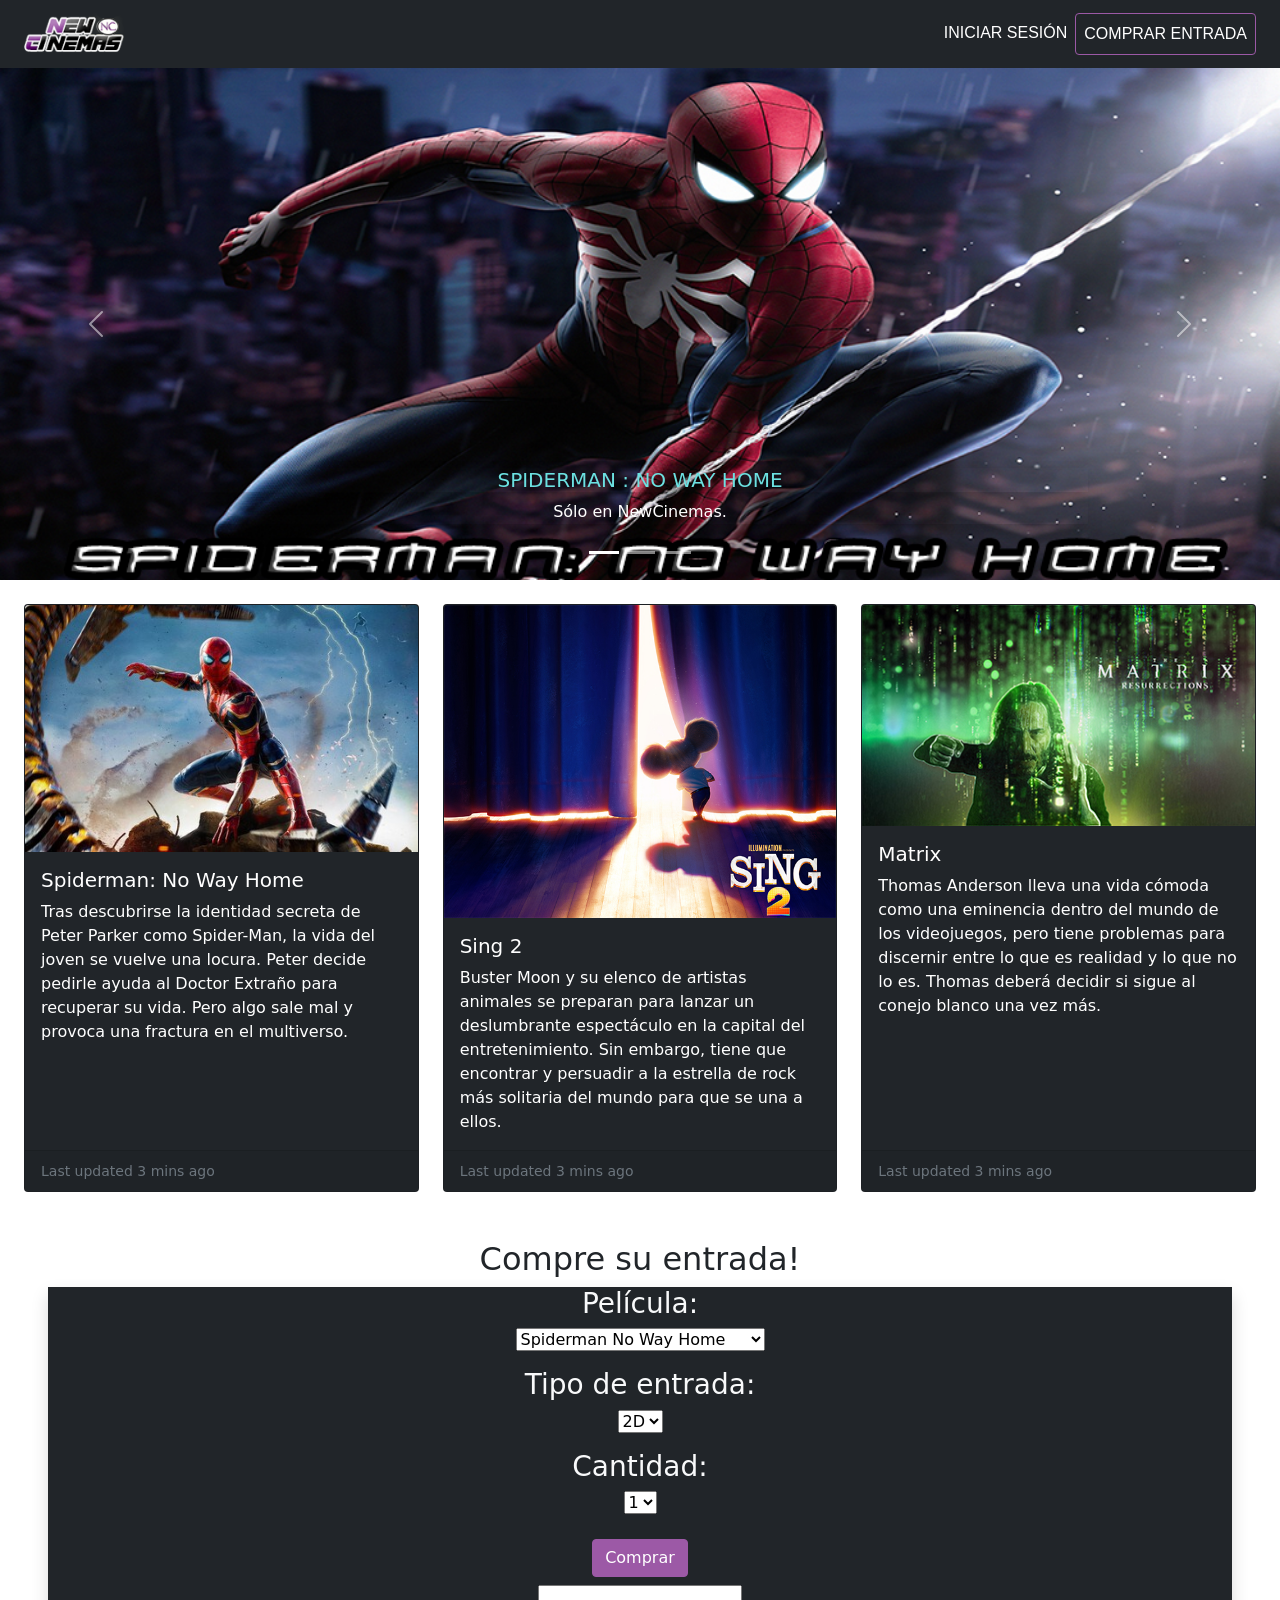
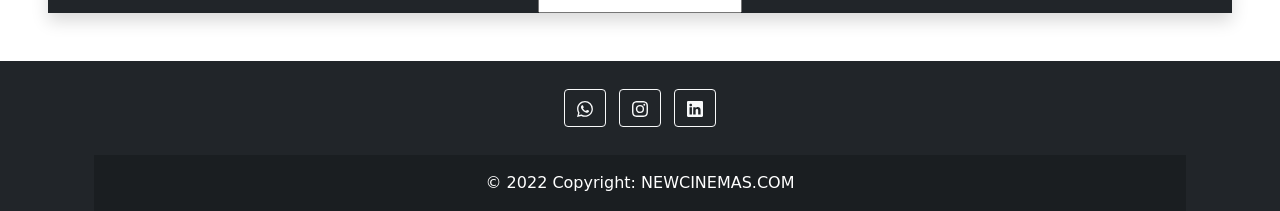
<file: index.html>
<!DOCTYPE html>
<html lang="es">

<head>
    <meta charset="UTF-8">
    <meta http-equiv="X-UA-Compatible" content="IE=edge">
    <meta name="viewport" content="width=device-width, initial-scale=1.0">
    <title>New Cinemas - Sitio Oficial 2022</title>
    <meta name="description"
        content="New Cinemas fue creada por Roberto Noble para llevar adelante la comodidad del cliente para ver lo que desea disfrutando de todas las comodidades que un cine le puede dar">
    <meta name="keywords"
        content="Pelicuas, Estreno Peliculas, nuevas peliculas cartelera 2022, estrenos mundiales 2022 cartelera, cartelera de cine">
    <meta property="og:title" content="New Cinemas">
    <link href="https://cdn.jsdelivr.net/npm/bootstrap@5.1.3/dist/css/bootstrap.min.css" rel="stylesheet" integrity="sha384-1BmE4kWBq78iYhFldvKuhfTAU6auU8tT94WrHftjDbrCEXSU1oBoqyl2QvZ6jIW3" crossorigin="anonymous">

    <link rel="stylesheet" href="./css/estilos.css">

</head>

<body>
    <header>
        <nav class="navbar navbar-expand-lg navbar-light bg-dark">
            <div class="container-fluid">
                <a class="navbar-brand" href="index.html"><img width="120px" height="35px"
                        src="./Multimedia/LogoNCinemas.png" alt="Logotipo" srcset=""></a>
                <button class="navbar-toggler" type="button" data-bs-toggle="collapse" data-bs-target="#navbarNav"
                    aria-controls="navbarNav" aria-expanded="false" aria-label="Toggle navigation">
                    <span class="navbar-toggler-icon"></span>
                </button>
                <div class="collapse navbar-collapse justify-content-lg-end" id="navbarNav">
                    <ul class="navbar-nav">
                        <li class="nav-item">
                            <a class="nav-link active text-white" aria-current="page" href="index.html">Iniciar
                                Sesión</a>
                        </li>
                        <li class="nav-item">
                            <a  href="#s2" class="nav-link text-white btn btn-outline-danger" >Comprar entrada</a>
                        </li>
                    </ul>
                </div>
            </div>
        </nav>
    </header>

    <main>
        <!--Seccion Principal Inicio -->
        <div id="carouselExampleCaptions" class="carousel slide" data-bs-ride="carousel">
            <div class="carousel-indicators">
                <button type="button" data-bs-target="#carouselExampleCaptions" data-bs-slide-to="0" class="active"
                    aria-current="true" aria-label="Slide 1"></button>
                <button type="button" data-bs-target="#carouselExampleCaptions" data-bs-slide-to="1"
                    aria-label="Slide 2"></button>
                <button type="button" data-bs-target="#carouselExampleCaptions" data-bs-slide-to="2"
                    aria-label="Slide 3"></button>
            </div>
            <div class="carousel-inner">
                <div class="carousel-item active">
                    <img src="./Multimedia/Spiderman.jpg" class="d-block w-100" alt="...">
                    <div class="carousel-caption d-none d-md-block">
                        <h5 class="shadow text-primary">SPIDERMAN : NO WAY HOME</h5>
                        <p class="shadow">Sólo en NewCinemas.</p>
                    </div>
                </div>
                <div class="carousel-item">
                    <img src="./Multimedia/sing2.jpg" class="d-block w-100" alt="...">
                    <div class="carousel-caption d-none d-md-block">
                    </div>
                </div>
                <div class="carousel-item">
                    <img src="./Multimedia/Servicios.jpg" class="d-block w-100" alt="...">
                    <div class="carousel-caption d-none d-md-block">
                        <h5 class="shadow text-primary">THE MATRIX : THE RESURRECTIONS</h5>
                        <p class="shadow">Los clásicos nunca mueren.</p>
                    </div>
                </div>
            </div>
            <button class="carousel-control-prev" type="button" data-bs-target="#carouselExampleCaptions"
                data-bs-slide="prev">
                <span class="carousel-control-prev-icon" aria-hidden="true"></span>
                <span class="visually-hidden">Previous</span>
            </button>
            <button class="carousel-control-next" type="button" data-bs-target="#carouselExampleCaptions"
                data-bs-slide="next">
                <span class="carousel-control-next-icon" aria-hidden="true"></span>
                <span class="visually-hidden">Next</span>
            </button>
        </div>

        <div class="container-fluid">
            <div class="row">
                <div class="col mt-4">
                    <div class="row row-cols-1 row-cols-md-3 g-4">
                        <div class="col">
                            <div class="card h-100 bg-dark cartas">
                                <img src="./Multimedia/spider.jpeg" class="card-img-top " alt="...">
                                <div class="card-body">
                                    <h5 class="card-title text-white">Spiderman: No Way Home</h5>
                                    <p class="card-text text-white">Tras descubrirse la identidad secreta de Peter
                                        Parker como Spider-Man, la vida del joven se vuelve una locura. Peter decide
                                        pedirle ayuda al Doctor Extraño para recuperar su vida. Pero algo sale mal y
                                        provoca una fractura en el multiverso.</p>
                                </div>
                                <div class="card-footer">
                                    <small class="text-muted">Last updated 3 mins ago</small>
                                </div>
                            </div>
                        </div>
                        <div class="col">
                            <div class="card h-100 bg-dark cartas">
                                <img src="./Multimedia/Sing2Miniatura.jpg" class="card-img-top " alt="...">
                                <div class="card-body">
                                    <h5 class="card-title  text-white">Sing 2</h5>
                                    <p class="card-text text-white">Buster Moon y su elenco de artistas animales se
                                        preparan para lanzar un deslumbrante espectáculo en la capital del
                                        entretenimiento. Sin embargo, tiene que encontrar y persuadir a la estrella de
                                        rock más solitaria del mundo para que se una a ellos.</p>
                                </div>
                                <div class="card-footer">
                                    <small class="text-muted">Last updated 3 mins ago</small>
                                </div>
                            </div>
                        </div>
                        <div class="col">
                            <div class="card h-100 bg-dark cartas ">
                                <img src="./Multimedia/matrix.jpg" class="card-img-top " alt="...">
                                <div class="card-body">
                                    <h5 class="card-title text-white">Matrix</h5>
                                    <p class="card-text text-white">Thomas Anderson lleva una vida cómoda como una
                                        eminencia dentro del mundo de los videojuegos, pero tiene problemas para
                                        discernir entre lo que es realidad y lo que no lo es. Thomas deberá decidir si
                                        sigue al conejo blanco una vez más.</p>
                                </div>
                                <div class="card-footer">
                                    <small class="text-muted">Last updated 3 mins ago</small>
                                </div>
                            </div>
                        </div>
                    </div>

                </div>
            </div>
        </div>
    <div class="m-5" >
        <h2 class="title text-center " id="s2"> Compre su entrada!</h2>
        <form class="bg-dark text-center shadow" >
            <h3 class="text-light" > Película:</h3>
            <p><select id="pelicula">
                    <option value="0">Spiderman No Way Home</option>
                    <option value="0">Sing 2</option>
                    <option value="0">The Matrix RESURRECTIONS</option>
                </select></p>
            <h3  class="text-light" > Tipo de entrada:</h3>
            <p><select id="tipo">
                    <option value="250">2D</option>
                    <option value="350">3D</option>
                    <option value="450">4D</option>
                </select></p>
            <h3  class="text-light" > Cantidad:</h3>
            <p><select id="cantidad">
                    <option>1</option>
                    <option>2</option>
                    <option>3</option>
                    <option>4</option>
                    <option>5</option>
                    <option>6</option>
                </select></p>
            <a href="./Pages/asientos.html"><button type="button" id="buttonc" class="btn btn-danger m-2" value="Calcular precio entradas">Comprar</button>
            <p class="total"><input type="text" id="resultado"></p></a>
        </form>
    </div>



    </main>

    <footer class="bg-dark text-center text-black">
        <div class="container p-4 pb-0 mt-5">
            <!-- Section: Social media -->
            <section class="mb-4">
                <!-- Whatsapp -->
                <a class="btn btn-outline-light btn-floating m-1" href="https://api.whatsapp.com/send?phone=59898531250"
                    role="button"><i><svg xmlns="http://www.w3.org/2000/svg" width="16" height="16" fill="currentColor"
                            class="bi bi-whatsapp" viewBox="0 0 16 16">
                            <path
                                d="M13.601 2.326A7.854 7.854 0 0 0 7.994 0C3.627 0 .068 3.558.064 7.926c0 1.399.366 2.76 1.057 3.965L0 16l4.204-1.102a7.933 7.933 0 0 0 3.79.965h.004c4.368 0 7.926-3.558 7.93-7.93A7.898 7.898 0 0 0 13.6 2.326zM7.994 14.521a6.573 6.573 0 0 1-3.356-.92l-.24-.144-2.494.654.666-2.433-.156-.251a6.56 6.56 0 0 1-1.007-3.505c0-3.626 2.957-6.584 6.591-6.584a6.56 6.56 0 0 1 4.66 1.931 6.557 6.557 0 0 1 1.928 4.66c-.004 3.639-2.961 6.592-6.592 6.592zm3.615-4.934c-.197-.099-1.17-.578-1.353-.646-.182-.065-.315-.099-.445.099-.133.197-.513.646-.627.775-.114.133-.232.148-.43.05-.197-.1-.836-.308-1.592-.985-.59-.525-.985-1.175-1.103-1.372-.114-.198-.011-.304.088-.403.087-.088.197-.232.296-.346.1-.114.133-.198.198-.33.065-.134.034-.248-.015-.347-.05-.099-.445-1.076-.612-1.47-.16-.389-.323-.335-.445-.34-.114-.007-.247-.007-.38-.007a.729.729 0 0 0-.529.247c-.182.198-.691.677-.691 1.654 0 .977.71 1.916.81 2.049.098.133 1.394 2.132 3.383 2.992.47.205.84.326 1.129.418.475.152.904.129 1.246.08.38-.058 1.171-.48 1.338-.943.164-.464.164-.86.114-.943-.049-.084-.182-.133-.38-.232z" />
                        </svg></i></a>
                <!-- Instagram -->
                <a class="btn btn-outline-light btn-floating m-1" href="https://msng.link/o/?roberto_noble=ig"
                    role="button"><svg xmlns="http://www.w3.org/2000/svg" width="16" height="16" fill="currentColor"
                        class="bi bi-instagram" viewBox="0 0 16 16">
                        <path
                            d="M8 0C5.829 0 5.556.01 4.703.048 3.85.088 3.269.222 2.76.42a3.917 3.917 0 0 0-1.417.923A3.927 3.927 0 0 0 .42 2.76C.222 3.268.087 3.85.048 4.7.01 5.555 0 5.827 0 8.001c0 2.172.01 2.444.048 3.297.04.852.174 1.433.372 1.942.205.526.478.972.923 1.417.444.445.89.719 1.416.923.51.198 1.09.333 1.942.372C5.555 15.99 5.827 16 8 16s2.444-.01 3.298-.048c.851-.04 1.434-.174 1.943-.372a3.916 3.916 0 0 0 1.416-.923c.445-.445.718-.891.923-1.417.197-.509.332-1.09.372-1.942C15.99 10.445 16 10.173 16 8s-.01-2.445-.048-3.299c-.04-.851-.175-1.433-.372-1.941a3.926 3.926 0 0 0-.923-1.417A3.911 3.911 0 0 0 13.24.42c-.51-.198-1.092-.333-1.943-.372C10.443.01 10.172 0 7.998 0h.003zm-.717 1.442h.718c2.136 0 2.389.007 3.232.046.78.035 1.204.166 1.486.275.373.145.64.319.92.599.28.28.453.546.598.92.11.281.24.705.275 1.485.039.843.047 1.096.047 3.231s-.008 2.389-.047 3.232c-.035.78-.166 1.203-.275 1.485a2.47 2.47 0 0 1-.599.919c-.28.28-.546.453-.92.598-.28.11-.704.24-1.485.276-.843.038-1.096.047-3.232.047s-2.39-.009-3.233-.047c-.78-.036-1.203-.166-1.485-.276a2.478 2.478 0 0 1-.92-.598 2.48 2.48 0 0 1-.6-.92c-.109-.281-.24-.705-.275-1.485-.038-.843-.046-1.096-.046-3.233 0-2.136.008-2.388.046-3.231.036-.78.166-1.204.276-1.486.145-.373.319-.64.599-.92.28-.28.546-.453.92-.598.282-.11.705-.24 1.485-.276.738-.034 1.024-.044 2.515-.045v.002zm4.988 1.328a.96.96 0 1 0 0 1.92.96.96 0 0 0 0-1.92zm-4.27 1.122a4.109 4.109 0 1 0 0 8.217 4.109 4.109 0 0 0 0-8.217zm0 1.441a2.667 2.667 0 1 1 0 5.334 2.667 2.667 0 0 1 0-5.334z" />
                    </svg></a>
                <!-- Linkedin -->
                <a class="btn btn-outline-light btn-floating m-1"
                    href="https://www.linkedin.com/in/roberto-noble-2b46b2174/" role="button"><i></i><svg
                        xmlns="http://www.w3.org/2000/svg" width="16" height="16" fill="currentColor"
                        class="bi bi-linkedin" viewBox="0 0 16 16">
                        <path
                            d="M0 1.146C0 .513.526 0 1.175 0h13.65C15.474 0 16 .513 16 1.146v13.708c0 .633-.526 1.146-1.175 1.146H1.175C.526 16 0 15.487 0 14.854V1.146zm4.943 12.248V6.169H2.542v7.225h2.401zm-1.2-8.212c.837 0 1.358-.554 1.358-1.248-.015-.709-.52-1.248-1.342-1.248-.822 0-1.359.54-1.359 1.248 0 .694.521 1.248 1.327 1.248h.016zm4.908 8.212V9.359c0-.216.016-.432.08-.586.173-.431.568-.878 1.232-.878.869 0 1.216.662 1.216 1.634v3.865h2.401V9.25c0-2.22-1.184-3.252-2.764-3.252-1.274 0-1.845.7-2.165 1.193v.025h-.016a5.54 5.54 0 0 1 .016-.025V6.169h-2.4c.03.678 0 7.225 0 7.225h2.4z" />
                    </svg></a>
            </section>
            <div class="text-center p-3" style="background-color: rgba(0, 0, 0, 0.2);">
                <h7 class="text-white">© 2022 Copyright:</h7>
                <h7 class="text-white text-uppercase">NewCinemas.com</h7>
            </div>
    </footer>

    <script src="./JS/jquery-3.5.1.min..js"></script>
    <script src="./JS/bienvenida.js"></script>
    <script src="./JS/entradas.js"></script>
    <script src="https://cdn.jsdelivr.net/npm/bootstrap@5.1.3/dist/js/bootstrap.bundle.min.js"
        integrity="sha384-ka7Sk0Gln4gmtz2MlQnikT1wXgYsOg+OMhuP+IlRH9sENBO0LRn5q+8nbTov4+1p"
        crossorigin="anonymous"></script>

</body>

</html>
</file>
<file: css/estilos.css>
/* -- NAV CSS -- */
nav div a {
  font-size: 15px;
  transition: 1s; }

nav div a:hover {
  font-size: 16px; }

nav {
  padding: 0.5em;
  font-family: Verdana, Geneva, Tahoma, sans-serif; }

nav li a {
  text-transform: uppercase;
  font-size: 16px;
  font-weight: bold; }

/*-- SECCION PRINCIPAL */
.cartas {
  animation-duration: 7s;
  overflow: hidden; }

.cartas:hover {
  -webkit-transform: scale(1.05);
  transform: scale(1.05); }

img {
  display: block;
  margin: 0 auto;
  text-align: center;
  width: 100px;
  height: 100px; }

.precio {
  font-weight: bold;
  text-align: center;
  color: yellow;
  margin: 0 auto; }

.product {
  display: flex;
  flex-direction: row;
  flex-grow: 1;
  justify-content: space-between;
  width: 32%;
  color: #ffffff;
  background-color: #08060b;
  margin: 10px;
  font-size: 15px;
  padding: 5px;
  border-radius: 15px;
  height: max-content; }

#otraAnimacion {
  background: #98bf21;
  height: 100px;
  width: 100px;
  position: absolute; }

/* -- CSS INDEX -- */
* {
  margin: 0;
  padding: 0; }

img {
  max-width: 100%;
  height: auto; }

/*Asientos CSS*/
.grillas {
  display: grid;
  grid-template-columns: 1fr 1fr 1fr 1fr 1fr 1fr 1fr 1fr 1fr 1fr 1fr 1fr 1fr 1fr 1fr 1fr;
  grid-template-rows: 0.2fr 0.4fr 0.4fr 0.4fr 0.4fr 0.4fr 0.6fr;
  gap: 0px 0px;
  grid-auto-flow: row;
  grid-template-areas: ". . . . . . Pantalla Pantalla Pantalla Pantalla Pantalla . . . . ." ". . . . . . . . . . . . . . . ." ". . . . . L1 . L2 . L3 . L4 . . . ." ". . . . . . L5 . L6 . L7 . . . . ." "Entrada2 . . . . L11 . L8 . L9 . L10 . . . Entrada" ". . . . . . L12 . L13 . L14 . . . . ." ". . . . L15 L16 . L17 L18 . L19 L20 . . . .";
  border: solid 5px red;
  height: 500px; }

.Pantalla {
  grid-area: Pantalla;
  border: 1px #9c59a6 solid; }

.L1 {
  grid-area: L1;
  border: 1px #9c59a6 solid; }

.L2 {
  grid-area: L2;
  border: 1px #9c59a6 solid; }

.L3 {
  grid-area: L3;
  border: 1px #9c59a6 solid; }

.L4 {
  grid-area: L4;
  border: 1px #9c59a6 solid; }

.L5 {
  grid-area: L5;
  border: 1px #9c59a6 solid; }

.L6 {
  grid-area: L6;
  border: 1px #9c59a6 solid; }

.L7 {
  grid-area: L7;
  border: 1px #9c59a6 solid; }

.L8 {
  grid-area: L8;
  border: 1px #9c59a6 solid; }

.L9 {
  grid-area: L9;
  border: 1px #9c59a6 solid; }

.L10 {
  grid-area: L10;
  border: 1px #9c59a6 solid; }

.L11 {
  grid-area: L11;
  border: 1px #9c59a6 solid; }

.L12 {
  grid-area: L12;
  border: 1px #9c59a6 solid; }

.L13 {
  grid-area: L13;
  border: 1px #9c59a6 solid; }

.L14 {
  grid-area: L14;
  border: 1px #9c59a6 solid; }

.L15 {
  grid-area: L15;
  border: 1px #9c59a6 solid; }

.L16 {
  grid-area: L16;
  border: 1px #9c59a6 solid; }

.L17 {
  grid-area: L17;
  border: 1px #9c59a6 solid; }

.L18 {
  grid-area: L18;
  border: 1px #9c59a6 solid; }

.L19 {
  grid-area: L19;
  border: 1px #9c59a6 solid; }

.L20 {
  grid-area: L20;
  border: 1px #9c59a6 solid; }

.Entrada {
  grid-area: Entrada;
  border: 2px #422946 solid; }

.Entrada2 {
  grid-area: Entrada2;
  border: 2px #422946 solid; }

/*--MODIFICACIONES BOOTSTRAP--*/
/*!
 * Bootstrap v5.1.3 (https://getbootstrap.com/)
 * Copyright 2011-2021 The Bootstrap Authors
 * Copyright 2011-2021 Twitter, Inc.
 * Licensed under MIT (https://github.com/twbs/bootstrap/blob/main/LICENSE)
 */
:root {
  --bs-blue: #0d6efd;
  --bs-indigo: #6610f2;
  --bs-purple: #6f42c1;
  --bs-pink: #d63384;
  --bs-red: #dc3545;
  --bs-orange: #fd7e14;
  --bs-yellow: #ffc107;
  --bs-green: #198754;
  --bs-teal: #20c997;
  --bs-cyan: #0dcaf0;
  --bs-white: #fff;
  --bs-gray: #6c757d;
  --bs-gray-dark: #343a40;
  --bs-gray-100: #f8f9fa;
  --bs-gray-200: #e9ecef;
  --bs-gray-300: #dee2e6;
  --bs-gray-400: #ced4da;
  --bs-gray-500: #adb5bd;
  --bs-gray-600: #6c757d;
  --bs-gray-700: #495057;
  --bs-gray-800: #343a40;
  --bs-gray-900: #212529;
  --bs-primary: #6ce1e1;
  --bs-secondary: #6c757d;
  --bs-success: #198754;
  --bs-info: #0dcaf0;
  --bs-warning: #3da7a7;
  --bs-danger: #9c59a6;
  --bs-light: #f8f9fa;
  --bs-dark: #212529;
  --bs-primary-rgb: 108, 225, 225;
  --bs-secondary-rgb: 108, 117, 125;
  --bs-success-rgb: 25, 135, 84;
  --bs-info-rgb: 13, 202, 240;
  --bs-warning-rgb: 61, 167, 167;
  --bs-danger-rgb: 156, 89, 166;
  --bs-light-rgb: 248, 249, 250;
  --bs-dark-rgb: 33, 37, 41;
  --bs-white-rgb: 255, 255, 255;
  --bs-black-rgb: 0, 0, 0;
  --bs-body-color-rgb: 33, 37, 41;
  --bs-body-bg-rgb: 255, 255, 255;
  --bs-font-sans-serif: system-ui, -apple-system, "Segoe UI", Roboto, "Helvetica Neue", Arial, "Noto Sans", "Liberation Sans", sans-serif, "Apple Color Emoji", "Segoe UI Emoji", "Segoe UI Symbol", "Noto Color Emoji";
  --bs-font-monospace: SFMono-Regular, Menlo, Monaco, Consolas, "Liberation Mono", "Courier New", monospace;
  --bs-gradient: linear-gradient(180deg, rgba(255, 255, 255, 0.15), rgba(255, 255, 255, 0));
  --bs-body-font-family: var(--bs-font-sans-serif);
  --bs-body-font-size: 1rem;
  --bs-body-font-weight: 400;
  --bs-body-line-height: 1.5;
  --bs-body-color: #212529;
  --bs-body-bg: #fff; }

*,
*::before,
*::after {
  box-sizing: border-box; }

@media (prefers-reduced-motion: no-preference) {
  :root {
    scroll-behavior: smooth; } }

body {
  margin: 0;
  font-family: var(--bs-body-font-family);
  font-size: var(--bs-body-font-size);
  font-weight: var(--bs-body-font-weight);
  line-height: var(--bs-body-line-height);
  color: var(--bs-body-color);
  text-align: var(--bs-body-text-align);
  background-color: var(--bs-body-bg);
  -webkit-text-size-adjust: 100%;
  -webkit-tap-highlight-color: rgba(0, 0, 0, 0); }

hr {
  margin: 1rem 0;
  color: inherit;
  background-color: currentColor;
  border: 0;
  opacity: 0.25; }

hr:not([size]) {
  height: 1px; }

h1, .h1, h2, .h2, h3, .h3, h4, .h4, h5, .h5, h6, .h6 {
  margin-top: 0;
  margin-bottom: 0.5rem;
  font-weight: 500;
  line-height: 1.2; }

h1, .h1 {
  font-size: calc(1.375rem + 1.5vw); }
  @media (min-width: 1200px) {
    h1, .h1 {
      font-size: 2.5rem; } }

h2, .h2 {
  font-size: calc(1.325rem + 0.9vw); }
  @media (min-width: 1200px) {
    h2, .h2 {
      font-size: 2rem; } }

h3, .h3 {
  font-size: calc(1.3rem + 0.6vw); }
  @media (min-width: 1200px) {
    h3, .h3 {
      font-size: 1.75rem; } }

h4, .h4 {
  font-size: calc(1.275rem + 0.3vw); }
  @media (min-width: 1200px) {
    h4, .h4 {
      font-size: 1.5rem; } }

h5, .h5 {
  font-size: 1.25rem; }

h6, .h6 {
  font-size: 1rem; }

p {
  margin-top: 0;
  margin-bottom: 1rem; }

abbr[title],
abbr[data-bs-original-title] {
  text-decoration: underline dotted;
  cursor: help;
  text-decoration-skip-ink: none; }

address {
  margin-bottom: 1rem;
  font-style: normal;
  line-height: inherit; }

ol,
ul {
  padding-left: 2rem; }

ol,
ul,
dl {
  margin-top: 0;
  margin-bottom: 1rem; }

ol ol,
ul ul,
ol ul,
ul ol {
  margin-bottom: 0; }

dt {
  font-weight: 700; }

dd {
  margin-bottom: .5rem;
  margin-left: 0; }

blockquote {
  margin: 0 0 1rem; }

b,
strong {
  font-weight: bolder; }

small, .small {
  font-size: 0.875em; }

mark, .mark {
  padding: 0.2em;
  background-color: #fcf8e3; }

sub,
sup {
  position: relative;
  font-size: 0.75em;
  line-height: 0;
  vertical-align: baseline; }

sub {
  bottom: -.25em; }

sup {
  top: -.5em; }

a {
  color: #6ce1e1;
  text-decoration: underline; }
  a:hover {
    color: #56b4b4; }

a:not([href]):not([class]), a:not([href]):not([class]):hover {
  color: inherit;
  text-decoration: none; }

pre,
code,
kbd,
samp {
  font-family: var(--bs-font-monospace);
  font-size: 1em;
  direction: ltr /* rtl:ignore */;
  unicode-bidi: bidi-override; }

pre {
  display: block;
  margin-top: 0;
  margin-bottom: 1rem;
  overflow: auto;
  font-size: 0.875em; }
  pre code {
    font-size: inherit;
    color: inherit;
    word-break: normal; }

code {
  font-size: 0.875em;
  color: #d63384;
  word-wrap: break-word; }
  a > code {
    color: inherit; }

kbd {
  padding: 0.2rem 0.4rem;
  font-size: 0.875em;
  color: #fff;
  background-color: #212529;
  border-radius: 0.2rem; }
  kbd kbd {
    padding: 0;
    font-size: 1em;
    font-weight: 700; }

figure {
  margin: 0 0 1rem; }

img,
svg {
  vertical-align: middle; }

table {
  caption-side: bottom;
  border-collapse: collapse; }

caption {
  padding-top: 0.5rem;
  padding-bottom: 0.5rem;
  color: #6c757d;
  text-align: left; }

th {
  text-align: inherit;
  text-align: -webkit-match-parent; }

thead,
tbody,
tfoot,
tr,
td,
th {
  border-color: inherit;
  border-style: solid;
  border-width: 0; }

label {
  display: inline-block; }

button {
  border-radius: 0; }

button:focus:not(:focus-visible) {
  outline: 0; }

input,
button,
select,
optgroup,
textarea {
  margin: 0;
  font-family: inherit;
  font-size: inherit;
  line-height: inherit; }

button,
select {
  text-transform: none; }

[role="button"] {
  cursor: pointer; }

select {
  word-wrap: normal; }
  select:disabled {
    opacity: 1; }

[list]::-webkit-calendar-picker-indicator {
  display: none; }

button,
[type="button"],
[type="reset"],
[type="submit"] {
  -webkit-appearance: button; }
  button:not(:disabled),
  [type="button"]:not(:disabled),
  [type="reset"]:not(:disabled),
  [type="submit"]:not(:disabled) {
    cursor: pointer; }

::-moz-focus-inner {
  padding: 0;
  border-style: none; }

textarea {
  resize: vertical; }

fieldset {
  min-width: 0;
  padding: 0;
  margin: 0;
  border: 0; }

legend {
  float: left;
  width: 100%;
  padding: 0;
  margin-bottom: 0.5rem;
  font-size: calc(1.275rem + 0.3vw);
  line-height: inherit; }
  @media (min-width: 1200px) {
    legend {
      font-size: 1.5rem; } }
  legend + * {
    clear: left; }

::-webkit-datetime-edit-fields-wrapper,
::-webkit-datetime-edit-text,
::-webkit-datetime-edit-minute,
::-webkit-datetime-edit-hour-field,
::-webkit-datetime-edit-day-field,
::-webkit-datetime-edit-month-field,
::-webkit-datetime-edit-year-field {
  padding: 0; }

::-webkit-inner-spin-button {
  height: auto; }

[type="search"] {
  outline-offset: -2px;
  -webkit-appearance: textfield; }

/* rtl:raw:
[type="tel"],
[type="url"],
[type="email"],
[type="number"] {
  direction: ltr;
}
*/
::-webkit-search-decoration {
  -webkit-appearance: none; }

::-webkit-color-swatch-wrapper {
  padding: 0; }

::file-selector-button {
  font: inherit; }

::-webkit-file-upload-button {
  font: inherit;
  -webkit-appearance: button; }

output {
  display: inline-block; }

iframe {
  border: 0; }

summary {
  display: list-item;
  cursor: pointer; }

progress {
  vertical-align: baseline; }

[hidden] {
  display: none !important; }

.lead {
  font-size: 1.25rem;
  font-weight: 300; }

.display-1 {
  font-size: calc(1.625rem + 4.5vw);
  font-weight: 300;
  line-height: 1.2; }
  @media (min-width: 1200px) {
    .display-1 {
      font-size: 5rem; } }

.display-2 {
  font-size: calc(1.575rem + 3.9vw);
  font-weight: 300;
  line-height: 1.2; }
  @media (min-width: 1200px) {
    .display-2 {
      font-size: 4.5rem; } }

.display-3 {
  font-size: calc(1.525rem + 3.3vw);
  font-weight: 300;
  line-height: 1.2; }
  @media (min-width: 1200px) {
    .display-3 {
      font-size: 4rem; } }

.display-4 {
  font-size: calc(1.475rem + 2.7vw);
  font-weight: 300;
  line-height: 1.2; }
  @media (min-width: 1200px) {
    .display-4 {
      font-size: 3.5rem; } }

.display-5 {
  font-size: calc(1.425rem + 2.1vw);
  font-weight: 300;
  line-height: 1.2; }
  @media (min-width: 1200px) {
    .display-5 {
      font-size: 3rem; } }

.display-6 {
  font-size: calc(1.375rem + 1.5vw);
  font-weight: 300;
  line-height: 1.2; }
  @media (min-width: 1200px) {
    .display-6 {
      font-size: 2.5rem; } }

.list-unstyled {
  padding-left: 0;
  list-style: none; }

.list-inline {
  padding-left: 0;
  list-style: none; }

.list-inline-item {
  display: inline-block; }
  .list-inline-item:not(:last-child) {
    margin-right: 0.5rem; }

.initialism {
  font-size: 0.875em;
  text-transform: uppercase; }

.blockquote {
  margin-bottom: 1rem;
  font-size: 1.25rem; }
  .blockquote > :last-child {
    margin-bottom: 0; }

.blockquote-footer {
  margin-top: -1rem;
  margin-bottom: 1rem;
  font-size: 0.875em;
  color: #6c757d; }
  .blockquote-footer::before {
    content: "\2014\00A0"; }

.img-fluid {
  max-width: 100%;
  height: auto; }

.img-thumbnail {
  padding: 0.25rem;
  background-color: #fff;
  border: 1px solid #dee2e6;
  border-radius: 0.25rem;
  max-width: 100%;
  height: auto; }

.figure {
  display: inline-block; }

.figure-img {
  margin-bottom: 0.5rem;
  line-height: 1; }

.figure-caption {
  font-size: 0.875em;
  color: #6c757d; }

.container,
.container-fluid,
.container-sm,
.container-md,
.container-lg,
.container-xl,
.container-xxl {
  width: 100%;
  padding-right: var(--bs-gutter-x, 0.75rem);
  padding-left: var(--bs-gutter-x, 0.75rem);
  margin-right: auto;
  margin-left: auto; }

@media (min-width: 576px) {
  .container, .container-sm {
    max-width: 540px; } }

@media (min-width: 768px) {
  .container, .container-sm, .container-md {
    max-width: 720px; } }

@media (min-width: 992px) {
  .container, .container-sm, .container-md, .container-lg {
    max-width: 960px; } }

@media (min-width: 1200px) {
  .container, .container-sm, .container-md, .container-lg, .container-xl {
    max-width: 1140px; } }

@media (min-width: 1400px) {
  .container, .container-sm, .container-md, .container-lg, .container-xl, .container-xxl {
    max-width: 1320px; } }

.row {
  --bs-gutter-x: 1.5rem;
  --bs-gutter-y: 0;
  display: flex;
  flex-wrap: wrap;
  margin-top: calc(-1 * var(--bs-gutter-y));
  margin-right: calc(-.5 * var(--bs-gutter-x));
  margin-left: calc(-.5 * var(--bs-gutter-x)); }
  .row > * {
    flex-shrink: 0;
    width: 100%;
    max-width: 100%;
    padding-right: calc(var(--bs-gutter-x) * .5);
    padding-left: calc(var(--bs-gutter-x) * .5);
    margin-top: var(--bs-gutter-y); }

.col {
  flex: 1 0 0%; }

.row-cols-auto > * {
  flex: 0 0 auto;
  width: auto; }

.row-cols-1 > * {
  flex: 0 0 auto;
  width: 100%; }

.row-cols-2 > * {
  flex: 0 0 auto;
  width: 50%; }

.row-cols-3 > * {
  flex: 0 0 auto;
  width: 33.33333%; }

.row-cols-4 > * {
  flex: 0 0 auto;
  width: 25%; }

.row-cols-5 > * {
  flex: 0 0 auto;
  width: 20%; }

.row-cols-6 > * {
  flex: 0 0 auto;
  width: 16.66667%; }

.col-auto {
  flex: 0 0 auto;
  width: auto; }

.col-1 {
  flex: 0 0 auto;
  width: 8.33333%; }

.col-2 {
  flex: 0 0 auto;
  width: 16.66667%; }

.col-3 {
  flex: 0 0 auto;
  width: 25%; }

.col-4 {
  flex: 0 0 auto;
  width: 33.33333%; }

.col-5 {
  flex: 0 0 auto;
  width: 41.66667%; }

.col-6 {
  flex: 0 0 auto;
  width: 50%; }

.col-7 {
  flex: 0 0 auto;
  width: 58.33333%; }

.col-8 {
  flex: 0 0 auto;
  width: 66.66667%; }

.col-9 {
  flex: 0 0 auto;
  width: 75%; }

.col-10 {
  flex: 0 0 auto;
  width: 83.33333%; }

.col-11 {
  flex: 0 0 auto;
  width: 91.66667%; }

.col-12 {
  flex: 0 0 auto;
  width: 100%; }

.offset-1 {
  margin-left: 8.33333%; }

.offset-2 {
  margin-left: 16.66667%; }

.offset-3 {
  margin-left: 25%; }

.offset-4 {
  margin-left: 33.33333%; }

.offset-5 {
  margin-left: 41.66667%; }

.offset-6 {
  margin-left: 50%; }

.offset-7 {
  margin-left: 58.33333%; }

.offset-8 {
  margin-left: 66.66667%; }

.offset-9 {
  margin-left: 75%; }

.offset-10 {
  margin-left: 83.33333%; }

.offset-11 {
  margin-left: 91.66667%; }

.g-0,
.gx-0 {
  --bs-gutter-x: 0; }

.g-0,
.gy-0 {
  --bs-gutter-y: 0; }

.g-1,
.gx-1 {
  --bs-gutter-x: 0.25rem; }

.g-1,
.gy-1 {
  --bs-gutter-y: 0.25rem; }

.g-2,
.gx-2 {
  --bs-gutter-x: 0.5rem; }

.g-2,
.gy-2 {
  --bs-gutter-y: 0.5rem; }

.g-3,
.gx-3 {
  --bs-gutter-x: 1rem; }

.g-3,
.gy-3 {
  --bs-gutter-y: 1rem; }

.g-4,
.gx-4 {
  --bs-gutter-x: 1.5rem; }

.g-4,
.gy-4 {
  --bs-gutter-y: 1.5rem; }

.g-5,
.gx-5 {
  --bs-gutter-x: 3rem; }

.g-5,
.gy-5 {
  --bs-gutter-y: 3rem; }

@media (min-width: 576px) {
  .col-sm {
    flex: 1 0 0%; }
  .row-cols-sm-auto > * {
    flex: 0 0 auto;
    width: auto; }
  .row-cols-sm-1 > * {
    flex: 0 0 auto;
    width: 100%; }
  .row-cols-sm-2 > * {
    flex: 0 0 auto;
    width: 50%; }
  .row-cols-sm-3 > * {
    flex: 0 0 auto;
    width: 33.33333%; }
  .row-cols-sm-4 > * {
    flex: 0 0 auto;
    width: 25%; }
  .row-cols-sm-5 > * {
    flex: 0 0 auto;
    width: 20%; }
  .row-cols-sm-6 > * {
    flex: 0 0 auto;
    width: 16.66667%; }
  .col-sm-auto {
    flex: 0 0 auto;
    width: auto; }
  .col-sm-1 {
    flex: 0 0 auto;
    width: 8.33333%; }
  .col-sm-2 {
    flex: 0 0 auto;
    width: 16.66667%; }
  .col-sm-3 {
    flex: 0 0 auto;
    width: 25%; }
  .col-sm-4 {
    flex: 0 0 auto;
    width: 33.33333%; }
  .col-sm-5 {
    flex: 0 0 auto;
    width: 41.66667%; }
  .col-sm-6 {
    flex: 0 0 auto;
    width: 50%; }
  .col-sm-7 {
    flex: 0 0 auto;
    width: 58.33333%; }
  .col-sm-8 {
    flex: 0 0 auto;
    width: 66.66667%; }
  .col-sm-9 {
    flex: 0 0 auto;
    width: 75%; }
  .col-sm-10 {
    flex: 0 0 auto;
    width: 83.33333%; }
  .col-sm-11 {
    flex: 0 0 auto;
    width: 91.66667%; }
  .col-sm-12 {
    flex: 0 0 auto;
    width: 100%; }
  .offset-sm-0 {
    margin-left: 0; }
  .offset-sm-1 {
    margin-left: 8.33333%; }
  .offset-sm-2 {
    margin-left: 16.66667%; }
  .offset-sm-3 {
    margin-left: 25%; }
  .offset-sm-4 {
    margin-left: 33.33333%; }
  .offset-sm-5 {
    margin-left: 41.66667%; }
  .offset-sm-6 {
    margin-left: 50%; }
  .offset-sm-7 {
    margin-left: 58.33333%; }
  .offset-sm-8 {
    margin-left: 66.66667%; }
  .offset-sm-9 {
    margin-left: 75%; }
  .offset-sm-10 {
    margin-left: 83.33333%; }
  .offset-sm-11 {
    margin-left: 91.66667%; }
  .g-sm-0,
  .gx-sm-0 {
    --bs-gutter-x: 0; }
  .g-sm-0,
  .gy-sm-0 {
    --bs-gutter-y: 0; }
  .g-sm-1,
  .gx-sm-1 {
    --bs-gutter-x: 0.25rem; }
  .g-sm-1,
  .gy-sm-1 {
    --bs-gutter-y: 0.25rem; }
  .g-sm-2,
  .gx-sm-2 {
    --bs-gutter-x: 0.5rem; }
  .g-sm-2,
  .gy-sm-2 {
    --bs-gutter-y: 0.5rem; }
  .g-sm-3,
  .gx-sm-3 {
    --bs-gutter-x: 1rem; }
  .g-sm-3,
  .gy-sm-3 {
    --bs-gutter-y: 1rem; }
  .g-sm-4,
  .gx-sm-4 {
    --bs-gutter-x: 1.5rem; }
  .g-sm-4,
  .gy-sm-4 {
    --bs-gutter-y: 1.5rem; }
  .g-sm-5,
  .gx-sm-5 {
    --bs-gutter-x: 3rem; }
  .g-sm-5,
  .gy-sm-5 {
    --bs-gutter-y: 3rem; } }

@media (min-width: 768px) {
  .col-md {
    flex: 1 0 0%; }
  .row-cols-md-auto > * {
    flex: 0 0 auto;
    width: auto; }
  .row-cols-md-1 > * {
    flex: 0 0 auto;
    width: 100%; }
  .row-cols-md-2 > * {
    flex: 0 0 auto;
    width: 50%; }
  .row-cols-md-3 > * {
    flex: 0 0 auto;
    width: 33.33333%; }
  .row-cols-md-4 > * {
    flex: 0 0 auto;
    width: 25%; }
  .row-cols-md-5 > * {
    flex: 0 0 auto;
    width: 20%; }
  .row-cols-md-6 > * {
    flex: 0 0 auto;
    width: 16.66667%; }
  .col-md-auto {
    flex: 0 0 auto;
    width: auto; }
  .col-md-1 {
    flex: 0 0 auto;
    width: 8.33333%; }
  .col-md-2 {
    flex: 0 0 auto;
    width: 16.66667%; }
  .col-md-3 {
    flex: 0 0 auto;
    width: 25%; }
  .col-md-4 {
    flex: 0 0 auto;
    width: 33.33333%; }
  .col-md-5 {
    flex: 0 0 auto;
    width: 41.66667%; }
  .col-md-6 {
    flex: 0 0 auto;
    width: 50%; }
  .col-md-7 {
    flex: 0 0 auto;
    width: 58.33333%; }
  .col-md-8 {
    flex: 0 0 auto;
    width: 66.66667%; }
  .col-md-9 {
    flex: 0 0 auto;
    width: 75%; }
  .col-md-10 {
    flex: 0 0 auto;
    width: 83.33333%; }
  .col-md-11 {
    flex: 0 0 auto;
    width: 91.66667%; }
  .col-md-12 {
    flex: 0 0 auto;
    width: 100%; }
  .offset-md-0 {
    margin-left: 0; }
  .offset-md-1 {
    margin-left: 8.33333%; }
  .offset-md-2 {
    margin-left: 16.66667%; }
  .offset-md-3 {
    margin-left: 25%; }
  .offset-md-4 {
    margin-left: 33.33333%; }
  .offset-md-5 {
    margin-left: 41.66667%; }
  .offset-md-6 {
    margin-left: 50%; }
  .offset-md-7 {
    margin-left: 58.33333%; }
  .offset-md-8 {
    margin-left: 66.66667%; }
  .offset-md-9 {
    margin-left: 75%; }
  .offset-md-10 {
    margin-left: 83.33333%; }
  .offset-md-11 {
    margin-left: 91.66667%; }
  .g-md-0,
  .gx-md-0 {
    --bs-gutter-x: 0; }
  .g-md-0,
  .gy-md-0 {
    --bs-gutter-y: 0; }
  .g-md-1,
  .gx-md-1 {
    --bs-gutter-x: 0.25rem; }
  .g-md-1,
  .gy-md-1 {
    --bs-gutter-y: 0.25rem; }
  .g-md-2,
  .gx-md-2 {
    --bs-gutter-x: 0.5rem; }
  .g-md-2,
  .gy-md-2 {
    --bs-gutter-y: 0.5rem; }
  .g-md-3,
  .gx-md-3 {
    --bs-gutter-x: 1rem; }
  .g-md-3,
  .gy-md-3 {
    --bs-gutter-y: 1rem; }
  .g-md-4,
  .gx-md-4 {
    --bs-gutter-x: 1.5rem; }
  .g-md-4,
  .gy-md-4 {
    --bs-gutter-y: 1.5rem; }
  .g-md-5,
  .gx-md-5 {
    --bs-gutter-x: 3rem; }
  .g-md-5,
  .gy-md-5 {
    --bs-gutter-y: 3rem; } }

@media (min-width: 992px) {
  .col-lg {
    flex: 1 0 0%; }
  .row-cols-lg-auto > * {
    flex: 0 0 auto;
    width: auto; }
  .row-cols-lg-1 > * {
    flex: 0 0 auto;
    width: 100%; }
  .row-cols-lg-2 > * {
    flex: 0 0 auto;
    width: 50%; }
  .row-cols-lg-3 > * {
    flex: 0 0 auto;
    width: 33.33333%; }
  .row-cols-lg-4 > * {
    flex: 0 0 auto;
    width: 25%; }
  .row-cols-lg-5 > * {
    flex: 0 0 auto;
    width: 20%; }
  .row-cols-lg-6 > * {
    flex: 0 0 auto;
    width: 16.66667%; }
  .col-lg-auto {
    flex: 0 0 auto;
    width: auto; }
  .col-lg-1 {
    flex: 0 0 auto;
    width: 8.33333%; }
  .col-lg-2 {
    flex: 0 0 auto;
    width: 16.66667%; }
  .col-lg-3 {
    flex: 0 0 auto;
    width: 25%; }
  .col-lg-4 {
    flex: 0 0 auto;
    width: 33.33333%; }
  .col-lg-5 {
    flex: 0 0 auto;
    width: 41.66667%; }
  .col-lg-6 {
    flex: 0 0 auto;
    width: 50%; }
  .col-lg-7 {
    flex: 0 0 auto;
    width: 58.33333%; }
  .col-lg-8 {
    flex: 0 0 auto;
    width: 66.66667%; }
  .col-lg-9 {
    flex: 0 0 auto;
    width: 75%; }
  .col-lg-10 {
    flex: 0 0 auto;
    width: 83.33333%; }
  .col-lg-11 {
    flex: 0 0 auto;
    width: 91.66667%; }
  .col-lg-12 {
    flex: 0 0 auto;
    width: 100%; }
  .offset-lg-0 {
    margin-left: 0; }
  .offset-lg-1 {
    margin-left: 8.33333%; }
  .offset-lg-2 {
    margin-left: 16.66667%; }
  .offset-lg-3 {
    margin-left: 25%; }
  .offset-lg-4 {
    margin-left: 33.33333%; }
  .offset-lg-5 {
    margin-left: 41.66667%; }
  .offset-lg-6 {
    margin-left: 50%; }
  .offset-lg-7 {
    margin-left: 58.33333%; }
  .offset-lg-8 {
    margin-left: 66.66667%; }
  .offset-lg-9 {
    margin-left: 75%; }
  .offset-lg-10 {
    margin-left: 83.33333%; }
  .offset-lg-11 {
    margin-left: 91.66667%; }
  .g-lg-0,
  .gx-lg-0 {
    --bs-gutter-x: 0; }
  .g-lg-0,
  .gy-lg-0 {
    --bs-gutter-y: 0; }
  .g-lg-1,
  .gx-lg-1 {
    --bs-gutter-x: 0.25rem; }
  .g-lg-1,
  .gy-lg-1 {
    --bs-gutter-y: 0.25rem; }
  .g-lg-2,
  .gx-lg-2 {
    --bs-gutter-x: 0.5rem; }
  .g-lg-2,
  .gy-lg-2 {
    --bs-gutter-y: 0.5rem; }
  .g-lg-3,
  .gx-lg-3 {
    --bs-gutter-x: 1rem; }
  .g-lg-3,
  .gy-lg-3 {
    --bs-gutter-y: 1rem; }
  .g-lg-4,
  .gx-lg-4 {
    --bs-gutter-x: 1.5rem; }
  .g-lg-4,
  .gy-lg-4 {
    --bs-gutter-y: 1.5rem; }
  .g-lg-5,
  .gx-lg-5 {
    --bs-gutter-x: 3rem; }
  .g-lg-5,
  .gy-lg-5 {
    --bs-gutter-y: 3rem; } }

@media (min-width: 1200px) {
  .col-xl {
    flex: 1 0 0%; }
  .row-cols-xl-auto > * {
    flex: 0 0 auto;
    width: auto; }
  .row-cols-xl-1 > * {
    flex: 0 0 auto;
    width: 100%; }
  .row-cols-xl-2 > * {
    flex: 0 0 auto;
    width: 50%; }
  .row-cols-xl-3 > * {
    flex: 0 0 auto;
    width: 33.33333%; }
  .row-cols-xl-4 > * {
    flex: 0 0 auto;
    width: 25%; }
  .row-cols-xl-5 > * {
    flex: 0 0 auto;
    width: 20%; }
  .row-cols-xl-6 > * {
    flex: 0 0 auto;
    width: 16.66667%; }
  .col-xl-auto {
    flex: 0 0 auto;
    width: auto; }
  .col-xl-1 {
    flex: 0 0 auto;
    width: 8.33333%; }
  .col-xl-2 {
    flex: 0 0 auto;
    width: 16.66667%; }
  .col-xl-3 {
    flex: 0 0 auto;
    width: 25%; }
  .col-xl-4 {
    flex: 0 0 auto;
    width: 33.33333%; }
  .col-xl-5 {
    flex: 0 0 auto;
    width: 41.66667%; }
  .col-xl-6 {
    flex: 0 0 auto;
    width: 50%; }
  .col-xl-7 {
    flex: 0 0 auto;
    width: 58.33333%; }
  .col-xl-8 {
    flex: 0 0 auto;
    width: 66.66667%; }
  .col-xl-9 {
    flex: 0 0 auto;
    width: 75%; }
  .col-xl-10 {
    flex: 0 0 auto;
    width: 83.33333%; }
  .col-xl-11 {
    flex: 0 0 auto;
    width: 91.66667%; }
  .col-xl-12 {
    flex: 0 0 auto;
    width: 100%; }
  .offset-xl-0 {
    margin-left: 0; }
  .offset-xl-1 {
    margin-left: 8.33333%; }
  .offset-xl-2 {
    margin-left: 16.66667%; }
  .offset-xl-3 {
    margin-left: 25%; }
  .offset-xl-4 {
    margin-left: 33.33333%; }
  .offset-xl-5 {
    margin-left: 41.66667%; }
  .offset-xl-6 {
    margin-left: 50%; }
  .offset-xl-7 {
    margin-left: 58.33333%; }
  .offset-xl-8 {
    margin-left: 66.66667%; }
  .offset-xl-9 {
    margin-left: 75%; }
  .offset-xl-10 {
    margin-left: 83.33333%; }
  .offset-xl-11 {
    margin-left: 91.66667%; }
  .g-xl-0,
  .gx-xl-0 {
    --bs-gutter-x: 0; }
  .g-xl-0,
  .gy-xl-0 {
    --bs-gutter-y: 0; }
  .g-xl-1,
  .gx-xl-1 {
    --bs-gutter-x: 0.25rem; }
  .g-xl-1,
  .gy-xl-1 {
    --bs-gutter-y: 0.25rem; }
  .g-xl-2,
  .gx-xl-2 {
    --bs-gutter-x: 0.5rem; }
  .g-xl-2,
  .gy-xl-2 {
    --bs-gutter-y: 0.5rem; }
  .g-xl-3,
  .gx-xl-3 {
    --bs-gutter-x: 1rem; }
  .g-xl-3,
  .gy-xl-3 {
    --bs-gutter-y: 1rem; }
  .g-xl-4,
  .gx-xl-4 {
    --bs-gutter-x: 1.5rem; }
  .g-xl-4,
  .gy-xl-4 {
    --bs-gutter-y: 1.5rem; }
  .g-xl-5,
  .gx-xl-5 {
    --bs-gutter-x: 3rem; }
  .g-xl-5,
  .gy-xl-5 {
    --bs-gutter-y: 3rem; } }

@media (min-width: 1400px) {
  .col-xxl {
    flex: 1 0 0%; }
  .row-cols-xxl-auto > * {
    flex: 0 0 auto;
    width: auto; }
  .row-cols-xxl-1 > * {
    flex: 0 0 auto;
    width: 100%; }
  .row-cols-xxl-2 > * {
    flex: 0 0 auto;
    width: 50%; }
  .row-cols-xxl-3 > * {
    flex: 0 0 auto;
    width: 33.33333%; }
  .row-cols-xxl-4 > * {
    flex: 0 0 auto;
    width: 25%; }
  .row-cols-xxl-5 > * {
    flex: 0 0 auto;
    width: 20%; }
  .row-cols-xxl-6 > * {
    flex: 0 0 auto;
    width: 16.66667%; }
  .col-xxl-auto {
    flex: 0 0 auto;
    width: auto; }
  .col-xxl-1 {
    flex: 0 0 auto;
    width: 8.33333%; }
  .col-xxl-2 {
    flex: 0 0 auto;
    width: 16.66667%; }
  .col-xxl-3 {
    flex: 0 0 auto;
    width: 25%; }
  .col-xxl-4 {
    flex: 0 0 auto;
    width: 33.33333%; }
  .col-xxl-5 {
    flex: 0 0 auto;
    width: 41.66667%; }
  .col-xxl-6 {
    flex: 0 0 auto;
    width: 50%; }
  .col-xxl-7 {
    flex: 0 0 auto;
    width: 58.33333%; }
  .col-xxl-8 {
    flex: 0 0 auto;
    width: 66.66667%; }
  .col-xxl-9 {
    flex: 0 0 auto;
    width: 75%; }
  .col-xxl-10 {
    flex: 0 0 auto;
    width: 83.33333%; }
  .col-xxl-11 {
    flex: 0 0 auto;
    width: 91.66667%; }
  .col-xxl-12 {
    flex: 0 0 auto;
    width: 100%; }
  .offset-xxl-0 {
    margin-left: 0; }
  .offset-xxl-1 {
    margin-left: 8.33333%; }
  .offset-xxl-2 {
    margin-left: 16.66667%; }
  .offset-xxl-3 {
    margin-left: 25%; }
  .offset-xxl-4 {
    margin-left: 33.33333%; }
  .offset-xxl-5 {
    margin-left: 41.66667%; }
  .offset-xxl-6 {
    margin-left: 50%; }
  .offset-xxl-7 {
    margin-left: 58.33333%; }
  .offset-xxl-8 {
    margin-left: 66.66667%; }
  .offset-xxl-9 {
    margin-left: 75%; }
  .offset-xxl-10 {
    margin-left: 83.33333%; }
  .offset-xxl-11 {
    margin-left: 91.66667%; }
  .g-xxl-0,
  .gx-xxl-0 {
    --bs-gutter-x: 0; }
  .g-xxl-0,
  .gy-xxl-0 {
    --bs-gutter-y: 0; }
  .g-xxl-1,
  .gx-xxl-1 {
    --bs-gutter-x: 0.25rem; }
  .g-xxl-1,
  .gy-xxl-1 {
    --bs-gutter-y: 0.25rem; }
  .g-xxl-2,
  .gx-xxl-2 {
    --bs-gutter-x: 0.5rem; }
  .g-xxl-2,
  .gy-xxl-2 {
    --bs-gutter-y: 0.5rem; }
  .g-xxl-3,
  .gx-xxl-3 {
    --bs-gutter-x: 1rem; }
  .g-xxl-3,
  .gy-xxl-3 {
    --bs-gutter-y: 1rem; }
  .g-xxl-4,
  .gx-xxl-4 {
    --bs-gutter-x: 1.5rem; }
  .g-xxl-4,
  .gy-xxl-4 {
    --bs-gutter-y: 1.5rem; }
  .g-xxl-5,
  .gx-xxl-5 {
    --bs-gutter-x: 3rem; }
  .g-xxl-5,
  .gy-xxl-5 {
    --bs-gutter-y: 3rem; } }

.table {
  --bs-table-bg: transparent;
  --bs-table-accent-bg: transparent;
  --bs-table-striped-color: #212529;
  --bs-table-striped-bg: rgba(0, 0, 0, 0.05);
  --bs-table-active-color: #212529;
  --bs-table-active-bg: rgba(0, 0, 0, 0.1);
  --bs-table-hover-color: #212529;
  --bs-table-hover-bg: rgba(0, 0, 0, 0.075);
  width: 100%;
  margin-bottom: 1rem;
  color: #212529;
  vertical-align: top;
  border-color: #dee2e6; }
  .table > :not(caption) > * > * {
    padding: 0.5rem 0.5rem;
    background-color: var(--bs-table-bg);
    border-bottom-width: 1px;
    box-shadow: inset 0 0 0 9999px var(--bs-table-accent-bg); }
  .table > tbody {
    vertical-align: inherit; }
  .table > thead {
    vertical-align: bottom; }
  .table > :not(:first-child) {
    border-top: 2px solid currentColor; }

.caption-top {
  caption-side: top; }

.table-sm > :not(caption) > * > * {
  padding: 0.25rem 0.25rem; }

.table-bordered > :not(caption) > * {
  border-width: 1px 0; }
  .table-bordered > :not(caption) > * > * {
    border-width: 0 1px; }

.table-borderless > :not(caption) > * > * {
  border-bottom-width: 0; }

.table-borderless > :not(:first-child) {
  border-top-width: 0; }

.table-striped > tbody > tr:nth-of-type(odd) > * {
  --bs-table-accent-bg: var(--bs-table-striped-bg);
  color: var(--bs-table-striped-color); }

.table-active {
  --bs-table-accent-bg: var(--bs-table-active-bg);
  color: var(--bs-table-active-color); }

.table-hover > tbody > tr:hover > * {
  --bs-table-accent-bg: var(--bs-table-hover-bg);
  color: var(--bs-table-hover-color); }

.table-primary {
  --bs-table-bg: #e2f9f9;
  --bs-table-striped-bg: #d7eded;
  --bs-table-striped-color: #000;
  --bs-table-active-bg: #cbe0e0;
  --bs-table-active-color: #000;
  --bs-table-hover-bg: #d1e6e6;
  --bs-table-hover-color: #000;
  color: #000;
  border-color: #cbe0e0; }

.table-secondary {
  --bs-table-bg: #e2e3e5;
  --bs-table-striped-bg: #d7d8da;
  --bs-table-striped-color: #000;
  --bs-table-active-bg: #cbccce;
  --bs-table-active-color: #000;
  --bs-table-hover-bg: #d1d2d4;
  --bs-table-hover-color: #000;
  color: #000;
  border-color: #cbccce; }

.table-success {
  --bs-table-bg: #d1e7dd;
  --bs-table-striped-bg: #c7dbd2;
  --bs-table-striped-color: #000;
  --bs-table-active-bg: #bcd0c7;
  --bs-table-active-color: #000;
  --bs-table-hover-bg: #c1d6cc;
  --bs-table-hover-color: #000;
  color: #000;
  border-color: #bcd0c7; }

.table-info {
  --bs-table-bg: #cff4fc;
  --bs-table-striped-bg: #c5e8ef;
  --bs-table-striped-color: #000;
  --bs-table-active-bg: #badce3;
  --bs-table-active-color: #000;
  --bs-table-hover-bg: #bfe2e9;
  --bs-table-hover-color: #000;
  color: #000;
  border-color: #badce3; }

.table-warning {
  --bs-table-bg: #d8eded;
  --bs-table-striped-bg: #cde1e1;
  --bs-table-striped-color: #000;
  --bs-table-active-bg: #c2d5d5;
  --bs-table-active-color: #000;
  --bs-table-hover-bg: #c8dbdb;
  --bs-table-hover-color: #000;
  color: #000;
  border-color: #c2d5d5; }

.table-danger {
  --bs-table-bg: #ebdeed;
  --bs-table-striped-bg: #dfd3e1;
  --bs-table-striped-color: #000;
  --bs-table-active-bg: #d4c8d5;
  --bs-table-active-color: #000;
  --bs-table-hover-bg: #d9cddb;
  --bs-table-hover-color: #000;
  color: #000;
  border-color: #d4c8d5; }

.table-light {
  --bs-table-bg: #f8f9fa;
  --bs-table-striped-bg: #ecedee;
  --bs-table-striped-color: #000;
  --bs-table-active-bg: #dfe0e1;
  --bs-table-active-color: #000;
  --bs-table-hover-bg: #e5e6e7;
  --bs-table-hover-color: #000;
  color: #000;
  border-color: #dfe0e1; }

.table-dark {
  --bs-table-bg: #212529;
  --bs-table-striped-bg: #2c3034;
  --bs-table-striped-color: #fff;
  --bs-table-active-bg: #373b3e;
  --bs-table-active-color: #fff;
  --bs-table-hover-bg: #323539;
  --bs-table-hover-color: #fff;
  color: #fff;
  border-color: #373b3e; }

.table-responsive {
  overflow-x: auto;
  -webkit-overflow-scrolling: touch; }

@media (max-width: 575.98px) {
  .table-responsive-sm {
    overflow-x: auto;
    -webkit-overflow-scrolling: touch; } }

@media (max-width: 767.98px) {
  .table-responsive-md {
    overflow-x: auto;
    -webkit-overflow-scrolling: touch; } }

@media (max-width: 991.98px) {
  .table-responsive-lg {
    overflow-x: auto;
    -webkit-overflow-scrolling: touch; } }

@media (max-width: 1199.98px) {
  .table-responsive-xl {
    overflow-x: auto;
    -webkit-overflow-scrolling: touch; } }

@media (max-width: 1399.98px) {
  .table-responsive-xxl {
    overflow-x: auto;
    -webkit-overflow-scrolling: touch; } }

.form-label {
  margin-bottom: 0.5rem; }

.col-form-label {
  padding-top: calc(0.375rem + 1px);
  padding-bottom: calc(0.375rem + 1px);
  margin-bottom: 0;
  font-size: inherit;
  line-height: 1.5; }

.col-form-label-lg {
  padding-top: calc(0.5rem + 1px);
  padding-bottom: calc(0.5rem + 1px);
  font-size: 1.25rem; }

.col-form-label-sm {
  padding-top: calc(0.25rem + 1px);
  padding-bottom: calc(0.25rem + 1px);
  font-size: 0.875rem; }

.form-text {
  margin-top: 0.25rem;
  font-size: 0.875em;
  color: #6c757d; }

.form-control {
  display: block;
  width: 100%;
  padding: 0.375rem 0.75rem;
  font-size: 1rem;
  font-weight: 400;
  line-height: 1.5;
  color: #212529;
  background-color: #fff;
  background-clip: padding-box;
  border: 1px solid #ced4da;
  appearance: none;
  border-radius: 0.25rem;
  transition: border-color 0.15s ease-in-out, box-shadow 0.15s ease-in-out; }
  @media (prefers-reduced-motion: reduce) {
    .form-control {
      transition: none; } }
  .form-control[type="file"] {
    overflow: hidden; }
    .form-control[type="file"]:not(:disabled):not([readonly]) {
      cursor: pointer; }
  .form-control:focus {
    color: #212529;
    background-color: #fff;
    border-color: #b6f0f0;
    outline: 0;
    box-shadow: 0 0 0 0.25rem rgba(108, 225, 225, 0.25); }
  .form-control::-webkit-date-and-time-value {
    height: 1.5em; }
  .form-control::placeholder {
    color: #6c757d;
    opacity: 1; }
  .form-control:disabled, .form-control[readonly] {
    background-color: #e9ecef;
    opacity: 1; }
  .form-control::file-selector-button {
    padding: 0.375rem 0.75rem;
    margin: -0.375rem -0.75rem;
    margin-inline-end: 0.75rem;
    color: #212529;
    background-color: #e9ecef;
    pointer-events: none;
    border-color: inherit;
    border-style: solid;
    border-width: 0;
    border-inline-end-width: 1px;
    border-radius: 0;
    transition: color 0.15s ease-in-out, background-color 0.15s ease-in-out, border-color 0.15s ease-in-out, box-shadow 0.15s ease-in-out; }
    @media (prefers-reduced-motion: reduce) {
      .form-control::file-selector-button {
        transition: none; } }
  .form-control:hover:not(:disabled):not([readonly])::file-selector-button {
    background-color: #dde0e3; }
  .form-control::-webkit-file-upload-button {
    padding: 0.375rem 0.75rem;
    margin: -0.375rem -0.75rem;
    margin-inline-end: 0.75rem;
    color: #212529;
    background-color: #e9ecef;
    pointer-events: none;
    border-color: inherit;
    border-style: solid;
    border-width: 0;
    border-inline-end-width: 1px;
    border-radius: 0;
    transition: color 0.15s ease-in-out, background-color 0.15s ease-in-out, border-color 0.15s ease-in-out, box-shadow 0.15s ease-in-out; }
    @media (prefers-reduced-motion: reduce) {
      .form-control::-webkit-file-upload-button {
        transition: none; } }
  .form-control:hover:not(:disabled):not([readonly])::-webkit-file-upload-button {
    background-color: #dde0e3; }

.form-control-plaintext {
  display: block;
  width: 100%;
  padding: 0.375rem 0;
  margin-bottom: 0;
  line-height: 1.5;
  color: #212529;
  background-color: transparent;
  border: solid transparent;
  border-width: 1px 0; }
  .form-control-plaintext.form-control-sm, .form-control-plaintext.form-control-lg {
    padding-right: 0;
    padding-left: 0; }

.form-control-sm {
  min-height: calc(1.5em + 0.5rem + 2px);
  padding: 0.25rem 0.5rem;
  font-size: 0.875rem;
  border-radius: 0.2rem; }
  .form-control-sm::file-selector-button {
    padding: 0.25rem 0.5rem;
    margin: -0.25rem -0.5rem;
    margin-inline-end: 0.5rem; }
  .form-control-sm::-webkit-file-upload-button {
    padding: 0.25rem 0.5rem;
    margin: -0.25rem -0.5rem;
    margin-inline-end: 0.5rem; }

.form-control-lg {
  min-height: calc(1.5em + 1rem + 2px);
  padding: 0.5rem 1rem;
  font-size: 1.25rem;
  border-radius: 0.3rem; }
  .form-control-lg::file-selector-button {
    padding: 0.5rem 1rem;
    margin: -0.5rem -1rem;
    margin-inline-end: 1rem; }
  .form-control-lg::-webkit-file-upload-button {
    padding: 0.5rem 1rem;
    margin: -0.5rem -1rem;
    margin-inline-end: 1rem; }

textarea.form-control {
  min-height: calc(1.5em + 0.75rem + 2px); }

textarea.form-control-sm {
  min-height: calc(1.5em + 0.5rem + 2px); }

textarea.form-control-lg {
  min-height: calc(1.5em + 1rem + 2px); }

.form-control-color {
  width: 3rem;
  height: auto;
  padding: 0.375rem; }
  .form-control-color:not(:disabled):not([readonly]) {
    cursor: pointer; }
  .form-control-color::-moz-color-swatch {
    height: 1.5em;
    border-radius: 0.25rem; }
  .form-control-color::-webkit-color-swatch {
    height: 1.5em;
    border-radius: 0.25rem; }

.form-select {
  display: block;
  width: 100%;
  padding: 0.375rem 2.25rem 0.375rem 0.75rem;
  -moz-padding-start: calc(0.75rem - 3px);
  font-size: 1rem;
  font-weight: 400;
  line-height: 1.5;
  color: #212529;
  background-color: #fff;
  background-image: url("data:image/svg+xml,%3csvg xmlns='http://www.w3.org/2000/svg' viewBox='0 0 16 16'%3e%3cpath fill='none' stroke='%23343a40' stroke-linecap='round' stroke-linejoin='round' stroke-width='2' d='M2 5l6 6 6-6'/%3e%3c/svg%3e");
  background-repeat: no-repeat;
  background-position: right 0.75rem center;
  background-size: 16px 12px;
  border: 1px solid #ced4da;
  border-radius: 0.25rem;
  transition: border-color 0.15s ease-in-out, box-shadow 0.15s ease-in-out;
  appearance: none; }
  @media (prefers-reduced-motion: reduce) {
    .form-select {
      transition: none; } }
  .form-select:focus {
    border-color: #b6f0f0;
    outline: 0;
    box-shadow: 0 0 0 0.25rem rgba(108, 225, 225, 0.25); }
  .form-select[multiple], .form-select[size]:not([size="1"]) {
    padding-right: 0.75rem;
    background-image: none; }
  .form-select:disabled {
    background-color: #e9ecef; }
  .form-select:-moz-focusring {
    color: transparent;
    text-shadow: 0 0 0 #212529; }

.form-select-sm {
  padding-top: 0.25rem;
  padding-bottom: 0.25rem;
  padding-left: 0.5rem;
  font-size: 0.875rem;
  border-radius: 0.2rem; }

.form-select-lg {
  padding-top: 0.5rem;
  padding-bottom: 0.5rem;
  padding-left: 1rem;
  font-size: 1.25rem;
  border-radius: 0.3rem; }

.form-check {
  display: block;
  min-height: 1.5rem;
  padding-left: 1.5em;
  margin-bottom: 0.125rem; }
  .form-check .form-check-input {
    float: left;
    margin-left: -1.5em; }

.form-check-input {
  width: 1em;
  height: 1em;
  margin-top: 0.25em;
  vertical-align: top;
  background-color: #fff;
  background-repeat: no-repeat;
  background-position: center;
  background-size: contain;
  border: 1px solid rgba(0, 0, 0, 0.25);
  appearance: none;
  color-adjust: exact; }
  .form-check-input[type="checkbox"] {
    border-radius: 0.25em; }
  .form-check-input[type="radio"] {
    border-radius: 50%; }
  .form-check-input:active {
    filter: brightness(90%); }
  .form-check-input:focus {
    border-color: #b6f0f0;
    outline: 0;
    box-shadow: 0 0 0 0.25rem rgba(108, 225, 225, 0.25); }
  .form-check-input:checked {
    background-color: #6ce1e1;
    border-color: #6ce1e1; }
    .form-check-input:checked[type="checkbox"] {
      background-image: url("data:image/svg+xml,%3csvg xmlns='http://www.w3.org/2000/svg' viewBox='0 0 20 20'%3e%3cpath fill='none' stroke='%23fff' stroke-linecap='round' stroke-linejoin='round' stroke-width='3' d='M6 10l3 3l6-6'/%3e%3c/svg%3e"); }
    .form-check-input:checked[type="radio"] {
      background-image: url("data:image/svg+xml,%3csvg xmlns='http://www.w3.org/2000/svg' viewBox='-4 -4 8 8'%3e%3ccircle r='2' fill='%23fff'/%3e%3c/svg%3e"); }
  .form-check-input[type="checkbox"]:indeterminate {
    background-color: #6ce1e1;
    border-color: #6ce1e1;
    background-image: url("data:image/svg+xml,%3csvg xmlns='http://www.w3.org/2000/svg' viewBox='0 0 20 20'%3e%3cpath fill='none' stroke='%23fff' stroke-linecap='round' stroke-linejoin='round' stroke-width='3' d='M6 10h8'/%3e%3c/svg%3e"); }
  .form-check-input:disabled {
    pointer-events: none;
    filter: none;
    opacity: 0.5; }
  .form-check-input[disabled] ~ .form-check-label, .form-check-input:disabled ~ .form-check-label {
    opacity: 0.5; }

.form-switch {
  padding-left: 2.5em; }
  .form-switch .form-check-input {
    width: 2em;
    margin-left: -2.5em;
    background-image: url("data:image/svg+xml,%3csvg xmlns='http://www.w3.org/2000/svg' viewBox='-4 -4 8 8'%3e%3ccircle r='3' fill='rgba%280, 0, 0, 0.25%29'/%3e%3c/svg%3e");
    background-position: left center;
    border-radius: 2em;
    transition: background-position 0.15s ease-in-out; }
    @media (prefers-reduced-motion: reduce) {
      .form-switch .form-check-input {
        transition: none; } }
    .form-switch .form-check-input:focus {
      background-image: url("data:image/svg+xml,%3csvg xmlns='http://www.w3.org/2000/svg' viewBox='-4 -4 8 8'%3e%3ccircle r='3' fill='%23b6f0f0'/%3e%3c/svg%3e"); }
    .form-switch .form-check-input:checked {
      background-position: right center;
      background-image: url("data:image/svg+xml,%3csvg xmlns='http://www.w3.org/2000/svg' viewBox='-4 -4 8 8'%3e%3ccircle r='3' fill='%23fff'/%3e%3c/svg%3e"); }

.form-check-inline {
  display: inline-block;
  margin-right: 1rem; }

.btn-check {
  position: absolute;
  clip: rect(0, 0, 0, 0);
  pointer-events: none; }
  .btn-check[disabled] + .btn, .btn-check:disabled + .btn {
    pointer-events: none;
    filter: none;
    opacity: 0.65; }

.form-range {
  width: 100%;
  height: 1.5rem;
  padding: 0;
  background-color: transparent;
  appearance: none; }
  .form-range:focus {
    outline: 0; }
    .form-range:focus::-webkit-slider-thumb {
      box-shadow: 0 0 0 1px #fff, 0 0 0 0.25rem rgba(108, 225, 225, 0.25); }
    .form-range:focus::-moz-range-thumb {
      box-shadow: 0 0 0 1px #fff, 0 0 0 0.25rem rgba(108, 225, 225, 0.25); }
  .form-range::-moz-focus-outer {
    border: 0; }
  .form-range::-webkit-slider-thumb {
    width: 1rem;
    height: 1rem;
    margin-top: -0.25rem;
    background-color: #6ce1e1;
    border: 0;
    border-radius: 1rem;
    transition: background-color 0.15s ease-in-out, border-color 0.15s ease-in-out, box-shadow 0.15s ease-in-out;
    appearance: none; }
    @media (prefers-reduced-motion: reduce) {
      .form-range::-webkit-slider-thumb {
        transition: none; } }
    .form-range::-webkit-slider-thumb:active {
      background-color: #d3f6f6; }
  .form-range::-webkit-slider-runnable-track {
    width: 100%;
    height: 0.5rem;
    color: transparent;
    cursor: pointer;
    background-color: #dee2e6;
    border-color: transparent;
    border-radius: 1rem; }
  .form-range::-moz-range-thumb {
    width: 1rem;
    height: 1rem;
    background-color: #6ce1e1;
    border: 0;
    border-radius: 1rem;
    transition: background-color 0.15s ease-in-out, border-color 0.15s ease-in-out, box-shadow 0.15s ease-in-out;
    appearance: none; }
    @media (prefers-reduced-motion: reduce) {
      .form-range::-moz-range-thumb {
        transition: none; } }
    .form-range::-moz-range-thumb:active {
      background-color: #d3f6f6; }
  .form-range::-moz-range-track {
    width: 100%;
    height: 0.5rem;
    color: transparent;
    cursor: pointer;
    background-color: #dee2e6;
    border-color: transparent;
    border-radius: 1rem; }
  .form-range:disabled {
    pointer-events: none; }
    .form-range:disabled::-webkit-slider-thumb {
      background-color: #adb5bd; }
    .form-range:disabled::-moz-range-thumb {
      background-color: #adb5bd; }

.form-floating {
  position: relative; }
  .form-floating > .form-control,
  .form-floating > .form-select {
    height: calc(3.5rem + 2px);
    line-height: 1.25; }
  .form-floating > label {
    position: absolute;
    top: 0;
    left: 0;
    height: 100%;
    padding: 1rem 0.75rem;
    pointer-events: none;
    border: 1px solid transparent;
    transform-origin: 0 0;
    transition: opacity 0.1s ease-in-out, transform 0.1s ease-in-out; }
    @media (prefers-reduced-motion: reduce) {
      .form-floating > label {
        transition: none; } }
  .form-floating > .form-control {
    padding: 1rem 0.75rem; }
    .form-floating > .form-control::placeholder {
      color: transparent; }
    .form-floating > .form-control:focus, .form-floating > .form-control:not(:placeholder-shown) {
      padding-top: 1.625rem;
      padding-bottom: 0.625rem; }
    .form-floating > .form-control:-webkit-autofill {
      padding-top: 1.625rem;
      padding-bottom: 0.625rem; }
  .form-floating > .form-select {
    padding-top: 1.625rem;
    padding-bottom: 0.625rem; }
  .form-floating > .form-control:focus ~ label,
  .form-floating > .form-control:not(:placeholder-shown) ~ label,
  .form-floating > .form-select ~ label {
    opacity: 0.65;
    transform: scale(0.85) translateY(-0.5rem) translateX(0.15rem); }
  .form-floating > .form-control:-webkit-autofill ~ label {
    opacity: 0.65;
    transform: scale(0.85) translateY(-0.5rem) translateX(0.15rem); }

.input-group {
  position: relative;
  display: flex;
  flex-wrap: wrap;
  align-items: stretch;
  width: 100%; }
  .input-group > .form-control,
  .input-group > .form-select {
    position: relative;
    flex: 1 1 auto;
    width: 1%;
    min-width: 0; }
  .input-group > .form-control:focus,
  .input-group > .form-select:focus {
    z-index: 3; }
  .input-group .btn {
    position: relative;
    z-index: 2; }
    .input-group .btn:focus {
      z-index: 3; }

.input-group-text {
  display: flex;
  align-items: center;
  padding: 0.375rem 0.75rem;
  font-size: 1rem;
  font-weight: 400;
  line-height: 1.5;
  color: #212529;
  text-align: center;
  white-space: nowrap;
  background-color: #e9ecef;
  border: 1px solid #ced4da;
  border-radius: 0.25rem; }

.input-group-lg > .form-control,
.input-group-lg > .form-select,
.input-group-lg > .input-group-text,
.input-group-lg > .btn {
  padding: 0.5rem 1rem;
  font-size: 1.25rem;
  border-radius: 0.3rem; }

.input-group-sm > .form-control,
.input-group-sm > .form-select,
.input-group-sm > .input-group-text,
.input-group-sm > .btn {
  padding: 0.25rem 0.5rem;
  font-size: 0.875rem;
  border-radius: 0.2rem; }

.input-group-lg > .form-select,
.input-group-sm > .form-select {
  padding-right: 3rem; }

.input-group:not(.has-validation) > :not(:last-child):not(.dropdown-toggle):not(.dropdown-menu),
.input-group:not(.has-validation) > .dropdown-toggle:nth-last-child(n + 3) {
  border-top-right-radius: 0;
  border-bottom-right-radius: 0; }

.input-group.has-validation > :nth-last-child(n + 3):not(.dropdown-toggle):not(.dropdown-menu),
.input-group.has-validation > .dropdown-toggle:nth-last-child(n + 4) {
  border-top-right-radius: 0;
  border-bottom-right-radius: 0; }

.input-group > :not(:first-child):not(.dropdown-menu):not(.valid-tooltip):not(.valid-feedback):not(.invalid-tooltip):not(.invalid-feedback) {
  margin-left: -1px;
  border-top-left-radius: 0;
  border-bottom-left-radius: 0; }

.valid-feedback {
  display: none;
  width: 100%;
  margin-top: 0.25rem;
  font-size: 0.875em;
  color: #198754; }

.valid-tooltip {
  position: absolute;
  top: 100%;
  z-index: 5;
  display: none;
  max-width: 100%;
  padding: 0.25rem 0.5rem;
  margin-top: .1rem;
  font-size: 0.875rem;
  color: #fff;
  background-color: rgba(25, 135, 84, 0.9);
  border-radius: 0.25rem; }

.was-validated :valid ~ .valid-feedback,
.was-validated :valid ~ .valid-tooltip,
.is-valid ~ .valid-feedback,
.is-valid ~ .valid-tooltip {
  display: block; }

.was-validated .form-control:valid, .form-control.is-valid {
  border-color: #198754;
  padding-right: calc(1.5em + 0.75rem);
  background-image: url("data:image/svg+xml,%3csvg xmlns='http://www.w3.org/2000/svg' viewBox='0 0 8 8'%3e%3cpath fill='%23198754' d='M2.3 6.73L.6 4.53c-.4-1.04.46-1.4 1.1-.8l1.1 1.4 3.4-3.8c.6-.63 1.6-.27 1.2.7l-4 4.6c-.43.5-.8.4-1.1.1z'/%3e%3c/svg%3e");
  background-repeat: no-repeat;
  background-position: right calc(0.375em + 0.1875rem) center;
  background-size: calc(0.75em + 0.375rem) calc(0.75em + 0.375rem); }
  .was-validated .form-control:valid:focus, .form-control.is-valid:focus {
    border-color: #198754;
    box-shadow: 0 0 0 0.25rem rgba(25, 135, 84, 0.25); }

.was-validated textarea.form-control:valid, textarea.form-control.is-valid {
  padding-right: calc(1.5em + 0.75rem);
  background-position: top calc(0.375em + 0.1875rem) right calc(0.375em + 0.1875rem); }

.was-validated .form-select:valid, .form-select.is-valid {
  border-color: #198754; }
  .was-validated .form-select:valid:not([multiple]):not([size]), .was-validated .form-select:valid:not([multiple])[size="1"], .form-select.is-valid:not([multiple]):not([size]), .form-select.is-valid:not([multiple])[size="1"] {
    padding-right: 4.125rem;
    background-image: url("data:image/svg+xml,%3csvg xmlns='http://www.w3.org/2000/svg' viewBox='0 0 16 16'%3e%3cpath fill='none' stroke='%23343a40' stroke-linecap='round' stroke-linejoin='round' stroke-width='2' d='M2 5l6 6 6-6'/%3e%3c/svg%3e"), url("data:image/svg+xml,%3csvg xmlns='http://www.w3.org/2000/svg' viewBox='0 0 8 8'%3e%3cpath fill='%23198754' d='M2.3 6.73L.6 4.53c-.4-1.04.46-1.4 1.1-.8l1.1 1.4 3.4-3.8c.6-.63 1.6-.27 1.2.7l-4 4.6c-.43.5-.8.4-1.1.1z'/%3e%3c/svg%3e");
    background-position: right 0.75rem center, center right 2.25rem;
    background-size: 16px 12px, calc(0.75em + 0.375rem) calc(0.75em + 0.375rem); }
  .was-validated .form-select:valid:focus, .form-select.is-valid:focus {
    border-color: #198754;
    box-shadow: 0 0 0 0.25rem rgba(25, 135, 84, 0.25); }

.was-validated .form-check-input:valid, .form-check-input.is-valid {
  border-color: #198754; }
  .was-validated .form-check-input:valid:checked, .form-check-input.is-valid:checked {
    background-color: #198754; }
  .was-validated .form-check-input:valid:focus, .form-check-input.is-valid:focus {
    box-shadow: 0 0 0 0.25rem rgba(25, 135, 84, 0.25); }
  .was-validated .form-check-input:valid ~ .form-check-label, .form-check-input.is-valid ~ .form-check-label {
    color: #198754; }

.form-check-inline .form-check-input ~ .valid-feedback {
  margin-left: .5em; }

.was-validated .input-group .form-control:valid, .input-group .form-control.is-valid, .was-validated
.input-group .form-select:valid,
.input-group .form-select.is-valid {
  z-index: 1; }
  .was-validated .input-group .form-control:valid:focus, .input-group .form-control.is-valid:focus, .was-validated
  .input-group .form-select:valid:focus,
  .input-group .form-select.is-valid:focus {
    z-index: 3; }

.invalid-feedback {
  display: none;
  width: 100%;
  margin-top: 0.25rem;
  font-size: 0.875em;
  color: #9c59a6; }

.invalid-tooltip {
  position: absolute;
  top: 100%;
  z-index: 5;
  display: none;
  max-width: 100%;
  padding: 0.25rem 0.5rem;
  margin-top: .1rem;
  font-size: 0.875rem;
  color: #fff;
  background-color: rgba(156, 89, 166, 0.9);
  border-radius: 0.25rem; }

.was-validated :invalid ~ .invalid-feedback,
.was-validated :invalid ~ .invalid-tooltip,
.is-invalid ~ .invalid-feedback,
.is-invalid ~ .invalid-tooltip {
  display: block; }

.was-validated .form-control:invalid, .form-control.is-invalid {
  border-color: #9c59a6;
  padding-right: calc(1.5em + 0.75rem);
  background-image: url("data:image/svg+xml,%3csvg xmlns='http://www.w3.org/2000/svg' viewBox='0 0 12 12' width='12' height='12' fill='none' stroke='%239c59a6'%3e%3ccircle cx='6' cy='6' r='4.5'/%3e%3cpath stroke-linejoin='round' d='M5.8 3.6h.4L6 6.5z'/%3e%3ccircle cx='6' cy='8.2' r='.6' fill='%239c59a6' stroke='none'/%3e%3c/svg%3e");
  background-repeat: no-repeat;
  background-position: right calc(0.375em + 0.1875rem) center;
  background-size: calc(0.75em + 0.375rem) calc(0.75em + 0.375rem); }
  .was-validated .form-control:invalid:focus, .form-control.is-invalid:focus {
    border-color: #9c59a6;
    box-shadow: 0 0 0 0.25rem rgba(156, 89, 166, 0.25); }

.was-validated textarea.form-control:invalid, textarea.form-control.is-invalid {
  padding-right: calc(1.5em + 0.75rem);
  background-position: top calc(0.375em + 0.1875rem) right calc(0.375em + 0.1875rem); }

.was-validated .form-select:invalid, .form-select.is-invalid {
  border-color: #9c59a6; }
  .was-validated .form-select:invalid:not([multiple]):not([size]), .was-validated .form-select:invalid:not([multiple])[size="1"], .form-select.is-invalid:not([multiple]):not([size]), .form-select.is-invalid:not([multiple])[size="1"] {
    padding-right: 4.125rem;
    background-image: url("data:image/svg+xml,%3csvg xmlns='http://www.w3.org/2000/svg' viewBox='0 0 16 16'%3e%3cpath fill='none' stroke='%23343a40' stroke-linecap='round' stroke-linejoin='round' stroke-width='2' d='M2 5l6 6 6-6'/%3e%3c/svg%3e"), url("data:image/svg+xml,%3csvg xmlns='http://www.w3.org/2000/svg' viewBox='0 0 12 12' width='12' height='12' fill='none' stroke='%239c59a6'%3e%3ccircle cx='6' cy='6' r='4.5'/%3e%3cpath stroke-linejoin='round' d='M5.8 3.6h.4L6 6.5z'/%3e%3ccircle cx='6' cy='8.2' r='.6' fill='%239c59a6' stroke='none'/%3e%3c/svg%3e");
    background-position: right 0.75rem center, center right 2.25rem;
    background-size: 16px 12px, calc(0.75em + 0.375rem) calc(0.75em + 0.375rem); }
  .was-validated .form-select:invalid:focus, .form-select.is-invalid:focus {
    border-color: #9c59a6;
    box-shadow: 0 0 0 0.25rem rgba(156, 89, 166, 0.25); }

.was-validated .form-check-input:invalid, .form-check-input.is-invalid {
  border-color: #9c59a6; }
  .was-validated .form-check-input:invalid:checked, .form-check-input.is-invalid:checked {
    background-color: #9c59a6; }
  .was-validated .form-check-input:invalid:focus, .form-check-input.is-invalid:focus {
    box-shadow: 0 0 0 0.25rem rgba(156, 89, 166, 0.25); }
  .was-validated .form-check-input:invalid ~ .form-check-label, .form-check-input.is-invalid ~ .form-check-label {
    color: #9c59a6; }

.form-check-inline .form-check-input ~ .invalid-feedback {
  margin-left: .5em; }

.was-validated .input-group .form-control:invalid, .input-group .form-control.is-invalid, .was-validated
.input-group .form-select:invalid,
.input-group .form-select.is-invalid {
  z-index: 2; }
  .was-validated .input-group .form-control:invalid:focus, .input-group .form-control.is-invalid:focus, .was-validated
  .input-group .form-select:invalid:focus,
  .input-group .form-select.is-invalid:focus {
    z-index: 3; }

.btn {
  display: inline-block;
  font-weight: 400;
  line-height: 1.5;
  color: #212529;
  text-align: center;
  text-decoration: none;
  vertical-align: middle;
  cursor: pointer;
  user-select: none;
  background-color: transparent;
  border: 1px solid transparent;
  padding: 0.375rem 0.75rem;
  font-size: 1rem;
  border-radius: 0.25rem;
  transition: color 0.15s ease-in-out, background-color 0.15s ease-in-out, border-color 0.15s ease-in-out, box-shadow 0.15s ease-in-out; }
  @media (prefers-reduced-motion: reduce) {
    .btn {
      transition: none; } }
  .btn:hover {
    color: #212529; }
  .btn-check:focus + .btn, .btn:focus {
    outline: 0;
    box-shadow: 0 0 0 0.25rem rgba(108, 225, 225, 0.25); }
  .btn:disabled, .btn.disabled,
  fieldset:disabled .btn {
    pointer-events: none;
    opacity: 0.65; }

.btn-primary {
  color: #000;
  background-color: #6ce1e1;
  border-color: #6ce1e1; }
  .btn-primary:hover {
    color: #000;
    background-color: #82e6e6;
    border-color: #7be4e4; }
  .btn-check:focus + .btn-primary, .btn-primary:focus {
    color: #000;
    background-color: #82e6e6;
    border-color: #7be4e4;
    box-shadow: 0 0 0 0.25rem rgba(92, 191, 191, 0.5); }
  .btn-check:checked + .btn-primary,
  .btn-check:active + .btn-primary, .btn-primary:active, .btn-primary.active,
  .show > .btn-primary.dropdown-toggle {
    color: #000;
    background-color: #89e7e7;
    border-color: #7be4e4; }
    .btn-check:checked + .btn-primary:focus,
    .btn-check:active + .btn-primary:focus, .btn-primary:active:focus, .btn-primary.active:focus,
    .show > .btn-primary.dropdown-toggle:focus {
      box-shadow: 0 0 0 0.25rem rgba(92, 191, 191, 0.5); }
  .btn-primary:disabled, .btn-primary.disabled {
    color: #000;
    background-color: #6ce1e1;
    border-color: #6ce1e1; }

.btn-secondary {
  color: #fff;
  background-color: #6c757d;
  border-color: #6c757d; }
  .btn-secondary:hover {
    color: #fff;
    background-color: #5c636a;
    border-color: #565e64; }
  .btn-check:focus + .btn-secondary, .btn-secondary:focus {
    color: #fff;
    background-color: #5c636a;
    border-color: #565e64;
    box-shadow: 0 0 0 0.25rem rgba(130, 138, 145, 0.5); }
  .btn-check:checked + .btn-secondary,
  .btn-check:active + .btn-secondary, .btn-secondary:active, .btn-secondary.active,
  .show > .btn-secondary.dropdown-toggle {
    color: #fff;
    background-color: #565e64;
    border-color: #51585e; }
    .btn-check:checked + .btn-secondary:focus,
    .btn-check:active + .btn-secondary:focus, .btn-secondary:active:focus, .btn-secondary.active:focus,
    .show > .btn-secondary.dropdown-toggle:focus {
      box-shadow: 0 0 0 0.25rem rgba(130, 138, 145, 0.5); }
  .btn-secondary:disabled, .btn-secondary.disabled {
    color: #fff;
    background-color: #6c757d;
    border-color: #6c757d; }

.btn-success {
  color: #fff;
  background-color: #198754;
  border-color: #198754; }
  .btn-success:hover {
    color: #fff;
    background-color: #157347;
    border-color: #146c43; }
  .btn-check:focus + .btn-success, .btn-success:focus {
    color: #fff;
    background-color: #157347;
    border-color: #146c43;
    box-shadow: 0 0 0 0.25rem rgba(60, 153, 110, 0.5); }
  .btn-check:checked + .btn-success,
  .btn-check:active + .btn-success, .btn-success:active, .btn-success.active,
  .show > .btn-success.dropdown-toggle {
    color: #fff;
    background-color: #146c43;
    border-color: #13653f; }
    .btn-check:checked + .btn-success:focus,
    .btn-check:active + .btn-success:focus, .btn-success:active:focus, .btn-success.active:focus,
    .show > .btn-success.dropdown-toggle:focus {
      box-shadow: 0 0 0 0.25rem rgba(60, 153, 110, 0.5); }
  .btn-success:disabled, .btn-success.disabled {
    color: #fff;
    background-color: #198754;
    border-color: #198754; }

.btn-info {
  color: #000;
  background-color: #0dcaf0;
  border-color: #0dcaf0; }
  .btn-info:hover {
    color: #000;
    background-color: #31d2f2;
    border-color: #25cff2; }
  .btn-check:focus + .btn-info, .btn-info:focus {
    color: #000;
    background-color: #31d2f2;
    border-color: #25cff2;
    box-shadow: 0 0 0 0.25rem rgba(11, 172, 204, 0.5); }
  .btn-check:checked + .btn-info,
  .btn-check:active + .btn-info, .btn-info:active, .btn-info.active,
  .show > .btn-info.dropdown-toggle {
    color: #000;
    background-color: #3dd5f3;
    border-color: #25cff2; }
    .btn-check:checked + .btn-info:focus,
    .btn-check:active + .btn-info:focus, .btn-info:active:focus, .btn-info.active:focus,
    .show > .btn-info.dropdown-toggle:focus {
      box-shadow: 0 0 0 0.25rem rgba(11, 172, 204, 0.5); }
  .btn-info:disabled, .btn-info.disabled {
    color: #000;
    background-color: #0dcaf0;
    border-color: #0dcaf0; }

.btn-warning {
  color: #000;
  background-color: #3da7a7;
  border-color: #3da7a7; }
  .btn-warning:hover {
    color: #000;
    background-color: #5ab4b4;
    border-color: #50b0b0; }
  .btn-check:focus + .btn-warning, .btn-warning:focus {
    color: #000;
    background-color: #5ab4b4;
    border-color: #50b0b0;
    box-shadow: 0 0 0 0.25rem rgba(52, 142, 142, 0.5); }
  .btn-check:checked + .btn-warning,
  .btn-check:active + .btn-warning, .btn-warning:active, .btn-warning.active,
  .show > .btn-warning.dropdown-toggle {
    color: #000;
    background-color: #64b9b9;
    border-color: #50b0b0; }
    .btn-check:checked + .btn-warning:focus,
    .btn-check:active + .btn-warning:focus, .btn-warning:active:focus, .btn-warning.active:focus,
    .show > .btn-warning.dropdown-toggle:focus {
      box-shadow: 0 0 0 0.25rem rgba(52, 142, 142, 0.5); }
  .btn-warning:disabled, .btn-warning.disabled {
    color: #000;
    background-color: #3da7a7;
    border-color: #3da7a7; }

.btn-danger {
  color: #fff;
  background-color: #9c59a6;
  border-color: #9c59a6; }
  .btn-danger:hover {
    color: #fff;
    background-color: #854c8d;
    border-color: #7d4785; }
  .btn-check:focus + .btn-danger, .btn-danger:focus {
    color: #fff;
    background-color: #854c8d;
    border-color: #7d4785;
    box-shadow: 0 0 0 0.25rem rgba(171, 114, 179, 0.5); }
  .btn-check:checked + .btn-danger,
  .btn-check:active + .btn-danger, .btn-danger:active, .btn-danger.active,
  .show > .btn-danger.dropdown-toggle {
    color: #fff;
    background-color: #7d4785;
    border-color: #75437d; }
    .btn-check:checked + .btn-danger:focus,
    .btn-check:active + .btn-danger:focus, .btn-danger:active:focus, .btn-danger.active:focus,
    .show > .btn-danger.dropdown-toggle:focus {
      box-shadow: 0 0 0 0.25rem rgba(171, 114, 179, 0.5); }
  .btn-danger:disabled, .btn-danger.disabled {
    color: #fff;
    background-color: #9c59a6;
    border-color: #9c59a6; }

.btn-light {
  color: #000;
  background-color: #f8f9fa;
  border-color: #f8f9fa; }
  .btn-light:hover {
    color: #000;
    background-color: #f9fafb;
    border-color: #f9fafb; }
  .btn-check:focus + .btn-light, .btn-light:focus {
    color: #000;
    background-color: #f9fafb;
    border-color: #f9fafb;
    box-shadow: 0 0 0 0.25rem rgba(211, 212, 213, 0.5); }
  .btn-check:checked + .btn-light,
  .btn-check:active + .btn-light, .btn-light:active, .btn-light.active,
  .show > .btn-light.dropdown-toggle {
    color: #000;
    background-color: #f9fafb;
    border-color: #f9fafb; }
    .btn-check:checked + .btn-light:focus,
    .btn-check:active + .btn-light:focus, .btn-light:active:focus, .btn-light.active:focus,
    .show > .btn-light.dropdown-toggle:focus {
      box-shadow: 0 0 0 0.25rem rgba(211, 212, 213, 0.5); }
  .btn-light:disabled, .btn-light.disabled {
    color: #000;
    background-color: #f8f9fa;
    border-color: #f8f9fa; }

.btn-dark {
  color: #fff;
  background-color: #212529;
  border-color: #212529; }
  .btn-dark:hover {
    color: #fff;
    background-color: #1c1f23;
    border-color: #1a1e21; }
  .btn-check:focus + .btn-dark, .btn-dark:focus {
    color: #fff;
    background-color: #1c1f23;
    border-color: #1a1e21;
    box-shadow: 0 0 0 0.25rem rgba(66, 70, 73, 0.5); }
  .btn-check:checked + .btn-dark,
  .btn-check:active + .btn-dark, .btn-dark:active, .btn-dark.active,
  .show > .btn-dark.dropdown-toggle {
    color: #fff;
    background-color: #1a1e21;
    border-color: #191c1f; }
    .btn-check:checked + .btn-dark:focus,
    .btn-check:active + .btn-dark:focus, .btn-dark:active:focus, .btn-dark.active:focus,
    .show > .btn-dark.dropdown-toggle:focus {
      box-shadow: 0 0 0 0.25rem rgba(66, 70, 73, 0.5); }
  .btn-dark:disabled, .btn-dark.disabled {
    color: #fff;
    background-color: #212529;
    border-color: #212529; }

.btn-outline-primary {
  color: #6ce1e1;
  border-color: #6ce1e1; }
  .btn-outline-primary:hover {
    color: #000;
    background-color: #6ce1e1;
    border-color: #6ce1e1; }
  .btn-check:focus + .btn-outline-primary, .btn-outline-primary:focus {
    box-shadow: 0 0 0 0.25rem rgba(108, 225, 225, 0.5); }
  .btn-check:checked + .btn-outline-primary,
  .btn-check:active + .btn-outline-primary, .btn-outline-primary:active, .btn-outline-primary.active, .btn-outline-primary.dropdown-toggle.show {
    color: #000;
    background-color: #6ce1e1;
    border-color: #6ce1e1; }
    .btn-check:checked + .btn-outline-primary:focus,
    .btn-check:active + .btn-outline-primary:focus, .btn-outline-primary:active:focus, .btn-outline-primary.active:focus, .btn-outline-primary.dropdown-toggle.show:focus {
      box-shadow: 0 0 0 0.25rem rgba(108, 225, 225, 0.5); }
  .btn-outline-primary:disabled, .btn-outline-primary.disabled {
    color: #6ce1e1;
    background-color: transparent; }

.btn-outline-secondary {
  color: #6c757d;
  border-color: #6c757d; }
  .btn-outline-secondary:hover {
    color: #fff;
    background-color: #6c757d;
    border-color: #6c757d; }
  .btn-check:focus + .btn-outline-secondary, .btn-outline-secondary:focus {
    box-shadow: 0 0 0 0.25rem rgba(108, 117, 125, 0.5); }
  .btn-check:checked + .btn-outline-secondary,
  .btn-check:active + .btn-outline-secondary, .btn-outline-secondary:active, .btn-outline-secondary.active, .btn-outline-secondary.dropdown-toggle.show {
    color: #fff;
    background-color: #6c757d;
    border-color: #6c757d; }
    .btn-check:checked + .btn-outline-secondary:focus,
    .btn-check:active + .btn-outline-secondary:focus, .btn-outline-secondary:active:focus, .btn-outline-secondary.active:focus, .btn-outline-secondary.dropdown-toggle.show:focus {
      box-shadow: 0 0 0 0.25rem rgba(108, 117, 125, 0.5); }
  .btn-outline-secondary:disabled, .btn-outline-secondary.disabled {
    color: #6c757d;
    background-color: transparent; }

.btn-outline-success {
  color: #198754;
  border-color: #198754; }
  .btn-outline-success:hover {
    color: #fff;
    background-color: #198754;
    border-color: #198754; }
  .btn-check:focus + .btn-outline-success, .btn-outline-success:focus {
    box-shadow: 0 0 0 0.25rem rgba(25, 135, 84, 0.5); }
  .btn-check:checked + .btn-outline-success,
  .btn-check:active + .btn-outline-success, .btn-outline-success:active, .btn-outline-success.active, .btn-outline-success.dropdown-toggle.show {
    color: #fff;
    background-color: #198754;
    border-color: #198754; }
    .btn-check:checked + .btn-outline-success:focus,
    .btn-check:active + .btn-outline-success:focus, .btn-outline-success:active:focus, .btn-outline-success.active:focus, .btn-outline-success.dropdown-toggle.show:focus {
      box-shadow: 0 0 0 0.25rem rgba(25, 135, 84, 0.5); }
  .btn-outline-success:disabled, .btn-outline-success.disabled {
    color: #198754;
    background-color: transparent; }

.btn-outline-info {
  color: #0dcaf0;
  border-color: #0dcaf0; }
  .btn-outline-info:hover {
    color: #000;
    background-color: #0dcaf0;
    border-color: #0dcaf0; }
  .btn-check:focus + .btn-outline-info, .btn-outline-info:focus {
    box-shadow: 0 0 0 0.25rem rgba(13, 202, 240, 0.5); }
  .btn-check:checked + .btn-outline-info,
  .btn-check:active + .btn-outline-info, .btn-outline-info:active, .btn-outline-info.active, .btn-outline-info.dropdown-toggle.show {
    color: #000;
    background-color: #0dcaf0;
    border-color: #0dcaf0; }
    .btn-check:checked + .btn-outline-info:focus,
    .btn-check:active + .btn-outline-info:focus, .btn-outline-info:active:focus, .btn-outline-info.active:focus, .btn-outline-info.dropdown-toggle.show:focus {
      box-shadow: 0 0 0 0.25rem rgba(13, 202, 240, 0.5); }
  .btn-outline-info:disabled, .btn-outline-info.disabled {
    color: #0dcaf0;
    background-color: transparent; }

.btn-outline-warning {
  color: #3da7a7;
  border-color: #3da7a7; }
  .btn-outline-warning:hover {
    color: #000;
    background-color: #3da7a7;
    border-color: #3da7a7; }
  .btn-check:focus + .btn-outline-warning, .btn-outline-warning:focus {
    box-shadow: 0 0 0 0.25rem rgba(61, 167, 167, 0.5); }
  .btn-check:checked + .btn-outline-warning,
  .btn-check:active + .btn-outline-warning, .btn-outline-warning:active, .btn-outline-warning.active, .btn-outline-warning.dropdown-toggle.show {
    color: #000;
    background-color: #3da7a7;
    border-color: #3da7a7; }
    .btn-check:checked + .btn-outline-warning:focus,
    .btn-check:active + .btn-outline-warning:focus, .btn-outline-warning:active:focus, .btn-outline-warning.active:focus, .btn-outline-warning.dropdown-toggle.show:focus {
      box-shadow: 0 0 0 0.25rem rgba(61, 167, 167, 0.5); }
  .btn-outline-warning:disabled, .btn-outline-warning.disabled {
    color: #3da7a7;
    background-color: transparent; }

.btn-outline-danger {
  color: #9c59a6;
  border-color: #9c59a6; }
  .btn-outline-danger:hover {
    color: #fff;
    background-color: #9c59a6;
    border-color: #9c59a6; }
  .btn-check:focus + .btn-outline-danger, .btn-outline-danger:focus {
    box-shadow: 0 0 0 0.25rem rgba(156, 89, 166, 0.5); }
  .btn-check:checked + .btn-outline-danger,
  .btn-check:active + .btn-outline-danger, .btn-outline-danger:active, .btn-outline-danger.active, .btn-outline-danger.dropdown-toggle.show {
    color: #fff;
    background-color: #9c59a6;
    border-color: #9c59a6; }
    .btn-check:checked + .btn-outline-danger:focus,
    .btn-check:active + .btn-outline-danger:focus, .btn-outline-danger:active:focus, .btn-outline-danger.active:focus, .btn-outline-danger.dropdown-toggle.show:focus {
      box-shadow: 0 0 0 0.25rem rgba(156, 89, 166, 0.5); }
  .btn-outline-danger:disabled, .btn-outline-danger.disabled {
    color: #9c59a6;
    background-color: transparent; }

.btn-outline-light {
  color: #f8f9fa;
  border-color: #f8f9fa; }
  .btn-outline-light:hover {
    color: #000;
    background-color: #f8f9fa;
    border-color: #f8f9fa; }
  .btn-check:focus + .btn-outline-light, .btn-outline-light:focus {
    box-shadow: 0 0 0 0.25rem rgba(248, 249, 250, 0.5); }
  .btn-check:checked + .btn-outline-light,
  .btn-check:active + .btn-outline-light, .btn-outline-light:active, .btn-outline-light.active, .btn-outline-light.dropdown-toggle.show {
    color: #000;
    background-color: #f8f9fa;
    border-color: #f8f9fa; }
    .btn-check:checked + .btn-outline-light:focus,
    .btn-check:active + .btn-outline-light:focus, .btn-outline-light:active:focus, .btn-outline-light.active:focus, .btn-outline-light.dropdown-toggle.show:focus {
      box-shadow: 0 0 0 0.25rem rgba(248, 249, 250, 0.5); }
  .btn-outline-light:disabled, .btn-outline-light.disabled {
    color: #f8f9fa;
    background-color: transparent; }

.btn-outline-dark {
  color: #212529;
  border-color: #212529; }
  .btn-outline-dark:hover {
    color: #fff;
    background-color: #212529;
    border-color: #212529; }
  .btn-check:focus + .btn-outline-dark, .btn-outline-dark:focus {
    box-shadow: 0 0 0 0.25rem rgba(33, 37, 41, 0.5); }
  .btn-check:checked + .btn-outline-dark,
  .btn-check:active + .btn-outline-dark, .btn-outline-dark:active, .btn-outline-dark.active, .btn-outline-dark.dropdown-toggle.show {
    color: #fff;
    background-color: #212529;
    border-color: #212529; }
    .btn-check:checked + .btn-outline-dark:focus,
    .btn-check:active + .btn-outline-dark:focus, .btn-outline-dark:active:focus, .btn-outline-dark.active:focus, .btn-outline-dark.dropdown-toggle.show:focus {
      box-shadow: 0 0 0 0.25rem rgba(33, 37, 41, 0.5); }
  .btn-outline-dark:disabled, .btn-outline-dark.disabled {
    color: #212529;
    background-color: transparent; }

.btn-link {
  font-weight: 400;
  color: #6ce1e1;
  text-decoration: underline; }
  .btn-link:hover {
    color: #56b4b4; }
  .btn-link:disabled, .btn-link.disabled {
    color: #6c757d; }

.btn-lg, .btn-group-lg > .btn {
  padding: 0.5rem 1rem;
  font-size: 1.25rem;
  border-radius: 0.3rem; }

.btn-sm, .btn-group-sm > .btn {
  padding: 0.25rem 0.5rem;
  font-size: 0.875rem;
  border-radius: 0.2rem; }

.fade {
  transition: opacity 0.15s linear; }
  @media (prefers-reduced-motion: reduce) {
    .fade {
      transition: none; } }
  .fade:not(.show) {
    opacity: 0; }

.collapse:not(.show) {
  display: none; }

.collapsing {
  height: 0;
  overflow: hidden;
  transition: height 0.35s ease; }
  @media (prefers-reduced-motion: reduce) {
    .collapsing {
      transition: none; } }
  .collapsing.collapse-horizontal {
    width: 0;
    height: auto;
    transition: width 0.35s ease; }
    @media (prefers-reduced-motion: reduce) {
      .collapsing.collapse-horizontal {
        transition: none; } }

.dropup,
.dropend,
.dropdown,
.dropstart {
  position: relative; }

.dropdown-toggle {
  white-space: nowrap; }
  .dropdown-toggle::after {
    display: inline-block;
    margin-left: 0.255em;
    vertical-align: 0.255em;
    content: "";
    border-top: 0.3em solid;
    border-right: 0.3em solid transparent;
    border-bottom: 0;
    border-left: 0.3em solid transparent; }
  .dropdown-toggle:empty::after {
    margin-left: 0; }

.dropdown-menu {
  position: absolute;
  z-index: 1000;
  display: none;
  min-width: 10rem;
  padding: 0.5rem 0;
  margin: 0;
  font-size: 1rem;
  color: #212529;
  text-align: left;
  list-style: none;
  background-color: #fff;
  background-clip: padding-box;
  border: 1px solid rgba(0, 0, 0, 0.15);
  border-radius: 0.25rem; }
  .dropdown-menu[data-bs-popper] {
    top: 100%;
    left: 0;
    margin-top: 0.125rem; }

.dropdown-menu-start {
  --bs-position: start; }
  .dropdown-menu-start[data-bs-popper] {
    right: auto;
    left: 0; }

.dropdown-menu-end {
  --bs-position: end; }
  .dropdown-menu-end[data-bs-popper] {
    right: 0;
    left: auto; }

@media (min-width: 576px) {
  .dropdown-menu-sm-start {
    --bs-position: start; }
    .dropdown-menu-sm-start[data-bs-popper] {
      right: auto;
      left: 0; }
  .dropdown-menu-sm-end {
    --bs-position: end; }
    .dropdown-menu-sm-end[data-bs-popper] {
      right: 0;
      left: auto; } }

@media (min-width: 768px) {
  .dropdown-menu-md-start {
    --bs-position: start; }
    .dropdown-menu-md-start[data-bs-popper] {
      right: auto;
      left: 0; }
  .dropdown-menu-md-end {
    --bs-position: end; }
    .dropdown-menu-md-end[data-bs-popper] {
      right: 0;
      left: auto; } }

@media (min-width: 992px) {
  .dropdown-menu-lg-start {
    --bs-position: start; }
    .dropdown-menu-lg-start[data-bs-popper] {
      right: auto;
      left: 0; }
  .dropdown-menu-lg-end {
    --bs-position: end; }
    .dropdown-menu-lg-end[data-bs-popper] {
      right: 0;
      left: auto; } }

@media (min-width: 1200px) {
  .dropdown-menu-xl-start {
    --bs-position: start; }
    .dropdown-menu-xl-start[data-bs-popper] {
      right: auto;
      left: 0; }
  .dropdown-menu-xl-end {
    --bs-position: end; }
    .dropdown-menu-xl-end[data-bs-popper] {
      right: 0;
      left: auto; } }

@media (min-width: 1400px) {
  .dropdown-menu-xxl-start {
    --bs-position: start; }
    .dropdown-menu-xxl-start[data-bs-popper] {
      right: auto;
      left: 0; }
  .dropdown-menu-xxl-end {
    --bs-position: end; }
    .dropdown-menu-xxl-end[data-bs-popper] {
      right: 0;
      left: auto; } }

.dropup .dropdown-menu[data-bs-popper] {
  top: auto;
  bottom: 100%;
  margin-top: 0;
  margin-bottom: 0.125rem; }

.dropup .dropdown-toggle::after {
  display: inline-block;
  margin-left: 0.255em;
  vertical-align: 0.255em;
  content: "";
  border-top: 0;
  border-right: 0.3em solid transparent;
  border-bottom: 0.3em solid;
  border-left: 0.3em solid transparent; }

.dropup .dropdown-toggle:empty::after {
  margin-left: 0; }

.dropend .dropdown-menu[data-bs-popper] {
  top: 0;
  right: auto;
  left: 100%;
  margin-top: 0;
  margin-left: 0.125rem; }

.dropend .dropdown-toggle::after {
  display: inline-block;
  margin-left: 0.255em;
  vertical-align: 0.255em;
  content: "";
  border-top: 0.3em solid transparent;
  border-right: 0;
  border-bottom: 0.3em solid transparent;
  border-left: 0.3em solid; }

.dropend .dropdown-toggle:empty::after {
  margin-left: 0; }

.dropend .dropdown-toggle::after {
  vertical-align: 0; }

.dropstart .dropdown-menu[data-bs-popper] {
  top: 0;
  right: 100%;
  left: auto;
  margin-top: 0;
  margin-right: 0.125rem; }

.dropstart .dropdown-toggle::after {
  display: inline-block;
  margin-left: 0.255em;
  vertical-align: 0.255em;
  content: ""; }

.dropstart .dropdown-toggle::after {
  display: none; }

.dropstart .dropdown-toggle::before {
  display: inline-block;
  margin-right: 0.255em;
  vertical-align: 0.255em;
  content: "";
  border-top: 0.3em solid transparent;
  border-right: 0.3em solid;
  border-bottom: 0.3em solid transparent; }

.dropstart .dropdown-toggle:empty::after {
  margin-left: 0; }

.dropstart .dropdown-toggle::before {
  vertical-align: 0; }

.dropdown-divider {
  height: 0;
  margin: 0.5rem 0;
  overflow: hidden;
  border-top: 1px solid rgba(0, 0, 0, 0.15); }

.dropdown-item {
  display: block;
  width: 100%;
  padding: 0.25rem 1rem;
  clear: both;
  font-weight: 400;
  color: #212529;
  text-align: inherit;
  text-decoration: none;
  white-space: nowrap;
  background-color: transparent;
  border: 0; }
  .dropdown-item:hover, .dropdown-item:focus {
    color: #1e2125;
    background-color: #e9ecef; }
  .dropdown-item.active, .dropdown-item:active {
    color: #fff;
    text-decoration: none;
    background-color: #6ce1e1; }
  .dropdown-item.disabled, .dropdown-item:disabled {
    color: #adb5bd;
    pointer-events: none;
    background-color: transparent; }

.dropdown-menu.show {
  display: block; }

.dropdown-header {
  display: block;
  padding: 0.5rem 1rem;
  margin-bottom: 0;
  font-size: 0.875rem;
  color: #6c757d;
  white-space: nowrap; }

.dropdown-item-text {
  display: block;
  padding: 0.25rem 1rem;
  color: #212529; }

.dropdown-menu-dark {
  color: #dee2e6;
  background-color: #343a40;
  border-color: rgba(0, 0, 0, 0.15); }
  .dropdown-menu-dark .dropdown-item {
    color: #dee2e6; }
    .dropdown-menu-dark .dropdown-item:hover, .dropdown-menu-dark .dropdown-item:focus {
      color: #fff;
      background-color: rgba(255, 255, 255, 0.15); }
    .dropdown-menu-dark .dropdown-item.active, .dropdown-menu-dark .dropdown-item:active {
      color: #fff;
      background-color: #6ce1e1; }
    .dropdown-menu-dark .dropdown-item.disabled, .dropdown-menu-dark .dropdown-item:disabled {
      color: #adb5bd; }
  .dropdown-menu-dark .dropdown-divider {
    border-color: rgba(0, 0, 0, 0.15); }
  .dropdown-menu-dark .dropdown-item-text {
    color: #dee2e6; }
  .dropdown-menu-dark .dropdown-header {
    color: #adb5bd; }

.btn-group,
.btn-group-vertical {
  position: relative;
  display: inline-flex;
  vertical-align: middle; }
  .btn-group > .btn,
  .btn-group-vertical > .btn {
    position: relative;
    flex: 1 1 auto; }
  .btn-group > .btn-check:checked + .btn,
  .btn-group > .btn-check:focus + .btn,
  .btn-group > .btn:hover,
  .btn-group > .btn:focus,
  .btn-group > .btn:active,
  .btn-group > .btn.active,
  .btn-group-vertical > .btn-check:checked + .btn,
  .btn-group-vertical > .btn-check:focus + .btn,
  .btn-group-vertical > .btn:hover,
  .btn-group-vertical > .btn:focus,
  .btn-group-vertical > .btn:active,
  .btn-group-vertical > .btn.active {
    z-index: 1; }

.btn-toolbar {
  display: flex;
  flex-wrap: wrap;
  justify-content: flex-start; }
  .btn-toolbar .input-group {
    width: auto; }

.btn-group > .btn:not(:first-child),
.btn-group > .btn-group:not(:first-child) {
  margin-left: -1px; }

.btn-group > .btn:not(:last-child):not(.dropdown-toggle),
.btn-group > .btn-group:not(:last-child) > .btn {
  border-top-right-radius: 0;
  border-bottom-right-radius: 0; }

.btn-group > .btn:nth-child(n + 3),
.btn-group > :not(.btn-check) + .btn,
.btn-group > .btn-group:not(:first-child) > .btn {
  border-top-left-radius: 0;
  border-bottom-left-radius: 0; }

.dropdown-toggle-split {
  padding-right: 0.5625rem;
  padding-left: 0.5625rem; }
  .dropdown-toggle-split::after,
  .dropup .dropdown-toggle-split::after,
  .dropend .dropdown-toggle-split::after {
    margin-left: 0; }
  .dropstart .dropdown-toggle-split::before {
    margin-right: 0; }

.btn-sm + .dropdown-toggle-split, .btn-group-sm > .btn + .dropdown-toggle-split {
  padding-right: 0.375rem;
  padding-left: 0.375rem; }

.btn-lg + .dropdown-toggle-split, .btn-group-lg > .btn + .dropdown-toggle-split {
  padding-right: 0.75rem;
  padding-left: 0.75rem; }

.btn-group-vertical {
  flex-direction: column;
  align-items: flex-start;
  justify-content: center; }
  .btn-group-vertical > .btn,
  .btn-group-vertical > .btn-group {
    width: 100%; }
  .btn-group-vertical > .btn:not(:first-child),
  .btn-group-vertical > .btn-group:not(:first-child) {
    margin-top: -1px; }
  .btn-group-vertical > .btn:not(:last-child):not(.dropdown-toggle),
  .btn-group-vertical > .btn-group:not(:last-child) > .btn {
    border-bottom-right-radius: 0;
    border-bottom-left-radius: 0; }
  .btn-group-vertical > .btn ~ .btn,
  .btn-group-vertical > .btn-group:not(:first-child) > .btn {
    border-top-left-radius: 0;
    border-top-right-radius: 0; }

.nav {
  display: flex;
  flex-wrap: wrap;
  padding-left: 0;
  margin-bottom: 0;
  list-style: none; }

.nav-link {
  display: block;
  padding: 0.5rem 1rem;
  color: #6ce1e1;
  text-decoration: none;
  transition: color 0.15s ease-in-out, background-color 0.15s ease-in-out, border-color 0.15s ease-in-out; }
  @media (prefers-reduced-motion: reduce) {
    .nav-link {
      transition: none; } }
  .nav-link:hover, .nav-link:focus {
    color: #56b4b4; }
  .nav-link.disabled {
    color: #6c757d;
    pointer-events: none;
    cursor: default; }

.nav-tabs {
  border-bottom: 1px solid #dee2e6; }
  .nav-tabs .nav-link {
    margin-bottom: -1px;
    background: none;
    border: 1px solid transparent;
    border-top-left-radius: 0.25rem;
    border-top-right-radius: 0.25rem; }
    .nav-tabs .nav-link:hover, .nav-tabs .nav-link:focus {
      border-color: #e9ecef #e9ecef #dee2e6;
      isolation: isolate; }
    .nav-tabs .nav-link.disabled {
      color: #6c757d;
      background-color: transparent;
      border-color: transparent; }
  .nav-tabs .nav-link.active,
  .nav-tabs .nav-item.show .nav-link {
    color: #495057;
    background-color: #fff;
    border-color: #dee2e6 #dee2e6 #fff; }
  .nav-tabs .dropdown-menu {
    margin-top: -1px;
    border-top-left-radius: 0;
    border-top-right-radius: 0; }

.nav-pills .nav-link {
  background: none;
  border: 0;
  border-radius: 0.25rem; }

.nav-pills .nav-link.active,
.nav-pills .show > .nav-link {
  color: #fff;
  background-color: #6ce1e1; }

.nav-fill > .nav-link,
.nav-fill .nav-item {
  flex: 1 1 auto;
  text-align: center; }

.nav-justified > .nav-link,
.nav-justified .nav-item {
  flex-basis: 0;
  flex-grow: 1;
  text-align: center; }

.nav-fill .nav-item .nav-link,
.nav-justified .nav-item .nav-link {
  width: 100%; }

.tab-content > .tab-pane {
  display: none; }

.tab-content > .active {
  display: block; }

.navbar {
  position: relative;
  display: flex;
  flex-wrap: wrap;
  align-items: center;
  justify-content: space-between;
  padding-top: 0.5rem;
  padding-bottom: 0.5rem; }
  .navbar > .container,
  .navbar > .container-fluid, .navbar > .container-sm, .navbar > .container-md, .navbar > .container-lg, .navbar > .container-xl, .navbar > .container-xxl {
    display: flex;
    flex-wrap: inherit;
    align-items: center;
    justify-content: space-between; }

.navbar-brand {
  padding-top: 0.3125rem;
  padding-bottom: 0.3125rem;
  margin-right: 1rem;
  font-size: 1.25rem;
  text-decoration: none;
  white-space: nowrap; }

.navbar-nav {
  display: flex;
  flex-direction: column;
  padding-left: 0;
  margin-bottom: 0;
  list-style: none; }
  .navbar-nav .nav-link {
    padding-right: 0;
    padding-left: 0; }
  .navbar-nav .dropdown-menu {
    position: static; }

.navbar-text {
  padding-top: 0.5rem;
  padding-bottom: 0.5rem; }

.navbar-collapse {
  flex-basis: 100%;
  flex-grow: 1;
  align-items: center; }

.navbar-toggler {
  padding: 0.25rem 0.75rem;
  font-size: 1.25rem;
  line-height: 1;
  background-color: transparent;
  border: 1px solid transparent;
  border-radius: 0.25rem;
  transition: box-shadow 0.15s ease-in-out; }
  @media (prefers-reduced-motion: reduce) {
    .navbar-toggler {
      transition: none; } }
  .navbar-toggler:hover {
    text-decoration: none; }
  .navbar-toggler:focus {
    text-decoration: none;
    outline: 0;
    box-shadow: 0 0 0 0.25rem; }

.navbar-toggler-icon {
  display: inline-block;
  width: 1.5em;
  height: 1.5em;
  vertical-align: middle;
  background-repeat: no-repeat;
  background-position: center;
  background-size: 100%; }

.navbar-nav-scroll {
  max-height: var(--bs-scroll-height, 75vh);
  overflow-y: auto; }

@media (min-width: 576px) {
  .navbar-expand-sm {
    flex-wrap: nowrap;
    justify-content: flex-start; }
    .navbar-expand-sm .navbar-nav {
      flex-direction: row; }
      .navbar-expand-sm .navbar-nav .dropdown-menu {
        position: absolute; }
      .navbar-expand-sm .navbar-nav .nav-link {
        padding-right: 0.5rem;
        padding-left: 0.5rem; }
    .navbar-expand-sm .navbar-nav-scroll {
      overflow: visible; }
    .navbar-expand-sm .navbar-collapse {
      display: flex !important;
      flex-basis: auto; }
    .navbar-expand-sm .navbar-toggler {
      display: none; }
    .navbar-expand-sm .offcanvas-header {
      display: none; }
    .navbar-expand-sm .offcanvas {
      position: inherit;
      bottom: 0;
      z-index: 1000;
      flex-grow: 1;
      visibility: visible !important;
      background-color: transparent;
      border-right: 0;
      border-left: 0;
      transition: none;
      transform: none; }
    .navbar-expand-sm .offcanvas-top,
    .navbar-expand-sm .offcanvas-bottom {
      height: auto;
      border-top: 0;
      border-bottom: 0; }
    .navbar-expand-sm .offcanvas-body {
      display: flex;
      flex-grow: 0;
      padding: 0;
      overflow-y: visible; } }

@media (min-width: 768px) {
  .navbar-expand-md {
    flex-wrap: nowrap;
    justify-content: flex-start; }
    .navbar-expand-md .navbar-nav {
      flex-direction: row; }
      .navbar-expand-md .navbar-nav .dropdown-menu {
        position: absolute; }
      .navbar-expand-md .navbar-nav .nav-link {
        padding-right: 0.5rem;
        padding-left: 0.5rem; }
    .navbar-expand-md .navbar-nav-scroll {
      overflow: visible; }
    .navbar-expand-md .navbar-collapse {
      display: flex !important;
      flex-basis: auto; }
    .navbar-expand-md .navbar-toggler {
      display: none; }
    .navbar-expand-md .offcanvas-header {
      display: none; }
    .navbar-expand-md .offcanvas {
      position: inherit;
      bottom: 0;
      z-index: 1000;
      flex-grow: 1;
      visibility: visible !important;
      background-color: transparent;
      border-right: 0;
      border-left: 0;
      transition: none;
      transform: none; }
    .navbar-expand-md .offcanvas-top,
    .navbar-expand-md .offcanvas-bottom {
      height: auto;
      border-top: 0;
      border-bottom: 0; }
    .navbar-expand-md .offcanvas-body {
      display: flex;
      flex-grow: 0;
      padding: 0;
      overflow-y: visible; } }

@media (min-width: 992px) {
  .navbar-expand-lg {
    flex-wrap: nowrap;
    justify-content: flex-start; }
    .navbar-expand-lg .navbar-nav {
      flex-direction: row; }
      .navbar-expand-lg .navbar-nav .dropdown-menu {
        position: absolute; }
      .navbar-expand-lg .navbar-nav .nav-link {
        padding-right: 0.5rem;
        padding-left: 0.5rem; }
    .navbar-expand-lg .navbar-nav-scroll {
      overflow: visible; }
    .navbar-expand-lg .navbar-collapse {
      display: flex !important;
      flex-basis: auto; }
    .navbar-expand-lg .navbar-toggler {
      display: none; }
    .navbar-expand-lg .offcanvas-header {
      display: none; }
    .navbar-expand-lg .offcanvas {
      position: inherit;
      bottom: 0;
      z-index: 1000;
      flex-grow: 1;
      visibility: visible !important;
      background-color: transparent;
      border-right: 0;
      border-left: 0;
      transition: none;
      transform: none; }
    .navbar-expand-lg .offcanvas-top,
    .navbar-expand-lg .offcanvas-bottom {
      height: auto;
      border-top: 0;
      border-bottom: 0; }
    .navbar-expand-lg .offcanvas-body {
      display: flex;
      flex-grow: 0;
      padding: 0;
      overflow-y: visible; } }

@media (min-width: 1200px) {
  .navbar-expand-xl {
    flex-wrap: nowrap;
    justify-content: flex-start; }
    .navbar-expand-xl .navbar-nav {
      flex-direction: row; }
      .navbar-expand-xl .navbar-nav .dropdown-menu {
        position: absolute; }
      .navbar-expand-xl .navbar-nav .nav-link {
        padding-right: 0.5rem;
        padding-left: 0.5rem; }
    .navbar-expand-xl .navbar-nav-scroll {
      overflow: visible; }
    .navbar-expand-xl .navbar-collapse {
      display: flex !important;
      flex-basis: auto; }
    .navbar-expand-xl .navbar-toggler {
      display: none; }
    .navbar-expand-xl .offcanvas-header {
      display: none; }
    .navbar-expand-xl .offcanvas {
      position: inherit;
      bottom: 0;
      z-index: 1000;
      flex-grow: 1;
      visibility: visible !important;
      background-color: transparent;
      border-right: 0;
      border-left: 0;
      transition: none;
      transform: none; }
    .navbar-expand-xl .offcanvas-top,
    .navbar-expand-xl .offcanvas-bottom {
      height: auto;
      border-top: 0;
      border-bottom: 0; }
    .navbar-expand-xl .offcanvas-body {
      display: flex;
      flex-grow: 0;
      padding: 0;
      overflow-y: visible; } }

@media (min-width: 1400px) {
  .navbar-expand-xxl {
    flex-wrap: nowrap;
    justify-content: flex-start; }
    .navbar-expand-xxl .navbar-nav {
      flex-direction: row; }
      .navbar-expand-xxl .navbar-nav .dropdown-menu {
        position: absolute; }
      .navbar-expand-xxl .navbar-nav .nav-link {
        padding-right: 0.5rem;
        padding-left: 0.5rem; }
    .navbar-expand-xxl .navbar-nav-scroll {
      overflow: visible; }
    .navbar-expand-xxl .navbar-collapse {
      display: flex !important;
      flex-basis: auto; }
    .navbar-expand-xxl .navbar-toggler {
      display: none; }
    .navbar-expand-xxl .offcanvas-header {
      display: none; }
    .navbar-expand-xxl .offcanvas {
      position: inherit;
      bottom: 0;
      z-index: 1000;
      flex-grow: 1;
      visibility: visible !important;
      background-color: transparent;
      border-right: 0;
      border-left: 0;
      transition: none;
      transform: none; }
    .navbar-expand-xxl .offcanvas-top,
    .navbar-expand-xxl .offcanvas-bottom {
      height: auto;
      border-top: 0;
      border-bottom: 0; }
    .navbar-expand-xxl .offcanvas-body {
      display: flex;
      flex-grow: 0;
      padding: 0;
      overflow-y: visible; } }

.navbar-expand {
  flex-wrap: nowrap;
  justify-content: flex-start; }
  .navbar-expand .navbar-nav {
    flex-direction: row; }
    .navbar-expand .navbar-nav .dropdown-menu {
      position: absolute; }
    .navbar-expand .navbar-nav .nav-link {
      padding-right: 0.5rem;
      padding-left: 0.5rem; }
  .navbar-expand .navbar-nav-scroll {
    overflow: visible; }
  .navbar-expand .navbar-collapse {
    display: flex !important;
    flex-basis: auto; }
  .navbar-expand .navbar-toggler {
    display: none; }
  .navbar-expand .offcanvas-header {
    display: none; }
  .navbar-expand .offcanvas {
    position: inherit;
    bottom: 0;
    z-index: 1000;
    flex-grow: 1;
    visibility: visible !important;
    background-color: transparent;
    border-right: 0;
    border-left: 0;
    transition: none;
    transform: none; }
  .navbar-expand .offcanvas-top,
  .navbar-expand .offcanvas-bottom {
    height: auto;
    border-top: 0;
    border-bottom: 0; }
  .navbar-expand .offcanvas-body {
    display: flex;
    flex-grow: 0;
    padding: 0;
    overflow-y: visible; }

.navbar-light .navbar-brand {
  color: rgba(0, 0, 0, 0.9); }
  .navbar-light .navbar-brand:hover, .navbar-light .navbar-brand:focus {
    color: rgba(0, 0, 0, 0.9); }

.navbar-light .navbar-nav .nav-link {
  color: rgba(0, 0, 0, 0.55); }
  .navbar-light .navbar-nav .nav-link:hover, .navbar-light .navbar-nav .nav-link:focus {
    color: rgba(0, 0, 0, 0.7); }
  .navbar-light .navbar-nav .nav-link.disabled {
    color: rgba(0, 0, 0, 0.3); }

.navbar-light .navbar-nav .show > .nav-link,
.navbar-light .navbar-nav .nav-link.active {
  color: rgba(0, 0, 0, 0.9); }

.navbar-light .navbar-toggler {
  color: rgba(0, 0, 0, 0.55);
  border-color: rgba(0, 0, 0, 0.1); }

.navbar-light .navbar-toggler-icon {
  background-image: url("data:image/svg+xml,%3csvg xmlns='http://www.w3.org/2000/svg' viewBox='0 0 30 30'%3e%3cpath stroke='rgba%280, 0, 0, 0.55%29' stroke-linecap='round' stroke-miterlimit='10' stroke-width='2' d='M4 7h22M4 15h22M4 23h22'/%3e%3c/svg%3e"); }

.navbar-light .navbar-text {
  color: rgba(0, 0, 0, 0.55); }
  .navbar-light .navbar-text a,
  .navbar-light .navbar-text a:hover,
  .navbar-light .navbar-text a:focus {
    color: rgba(0, 0, 0, 0.9); }

.navbar-dark .navbar-brand {
  color: #fff; }
  .navbar-dark .navbar-brand:hover, .navbar-dark .navbar-brand:focus {
    color: #fff; }

.navbar-dark .navbar-nav .nav-link {
  color: rgba(255, 255, 255, 0.55); }
  .navbar-dark .navbar-nav .nav-link:hover, .navbar-dark .navbar-nav .nav-link:focus {
    color: rgba(255, 255, 255, 0.75); }
  .navbar-dark .navbar-nav .nav-link.disabled {
    color: rgba(255, 255, 255, 0.25); }

.navbar-dark .navbar-nav .show > .nav-link,
.navbar-dark .navbar-nav .nav-link.active {
  color: #fff; }

.navbar-dark .navbar-toggler {
  color: rgba(255, 255, 255, 0.55);
  border-color: rgba(255, 255, 255, 0.1); }

.navbar-dark .navbar-toggler-icon {
  background-image: url("data:image/svg+xml,%3csvg xmlns='http://www.w3.org/2000/svg' viewBox='0 0 30 30'%3e%3cpath stroke='rgba%28255, 255, 255, 0.55%29' stroke-linecap='round' stroke-miterlimit='10' stroke-width='2' d='M4 7h22M4 15h22M4 23h22'/%3e%3c/svg%3e"); }

.navbar-dark .navbar-text {
  color: rgba(255, 255, 255, 0.55); }
  .navbar-dark .navbar-text a,
  .navbar-dark .navbar-text a:hover,
  .navbar-dark .navbar-text a:focus {
    color: #fff; }

.card {
  position: relative;
  display: flex;
  flex-direction: column;
  min-width: 0;
  word-wrap: break-word;
  background-color: #fff;
  background-clip: border-box;
  border: 1px solid rgba(0, 0, 0, 0.125);
  border-radius: 0.25rem; }
  .card > hr {
    margin-right: 0;
    margin-left: 0; }
  .card > .list-group {
    border-top: inherit;
    border-bottom: inherit; }
    .card > .list-group:first-child {
      border-top-width: 0;
      border-top-left-radius: calc(0.25rem - 1px);
      border-top-right-radius: calc(0.25rem - 1px); }
    .card > .list-group:last-child {
      border-bottom-width: 0;
      border-bottom-right-radius: calc(0.25rem - 1px);
      border-bottom-left-radius: calc(0.25rem - 1px); }
  .card > .card-header + .list-group,
  .card > .list-group + .card-footer {
    border-top: 0; }

.card-body {
  flex: 1 1 auto;
  padding: 1rem 1rem; }

.card-title {
  margin-bottom: 0.5rem; }

.card-subtitle {
  margin-top: -0.25rem;
  margin-bottom: 0; }

.card-text:last-child {
  margin-bottom: 0; }

.card-link + .card-link {
  margin-left: 1rem; }

.card-header {
  padding: 0.5rem 1rem;
  margin-bottom: 0;
  background-color: rgba(0, 0, 0, 0.03);
  border-bottom: 1px solid rgba(0, 0, 0, 0.125); }
  .card-header:first-child {
    border-radius: calc(0.25rem - 1px) calc(0.25rem - 1px) 0 0; }

.card-footer {
  padding: 0.5rem 1rem;
  background-color: rgba(0, 0, 0, 0.03);
  border-top: 1px solid rgba(0, 0, 0, 0.125); }
  .card-footer:last-child {
    border-radius: 0 0 calc(0.25rem - 1px) calc(0.25rem - 1px); }

.card-header-tabs {
  margin-right: -0.5rem;
  margin-bottom: -0.5rem;
  margin-left: -0.5rem;
  border-bottom: 0; }

.card-header-pills {
  margin-right: -0.5rem;
  margin-left: -0.5rem; }

.card-img-overlay {
  position: absolute;
  top: 0;
  right: 0;
  bottom: 0;
  left: 0;
  padding: 1rem;
  border-radius: calc(0.25rem - 1px); }

.card-img,
.card-img-top,
.card-img-bottom {
  width: 100%; }

.card-img,
.card-img-top {
  border-top-left-radius: calc(0.25rem - 1px);
  border-top-right-radius: calc(0.25rem - 1px); }

.card-img,
.card-img-bottom {
  border-bottom-right-radius: calc(0.25rem - 1px);
  border-bottom-left-radius: calc(0.25rem - 1px); }

.card-group > .card {
  margin-bottom: 0.75rem; }

@media (min-width: 576px) {
  .card-group {
    display: flex;
    flex-flow: row wrap; }
    .card-group > .card {
      flex: 1 0 0%;
      margin-bottom: 0; }
      .card-group > .card + .card {
        margin-left: 0;
        border-left: 0; }
      .card-group > .card:not(:last-child) {
        border-top-right-radius: 0;
        border-bottom-right-radius: 0; }
        .card-group > .card:not(:last-child) .card-img-top,
        .card-group > .card:not(:last-child) .card-header {
          border-top-right-radius: 0; }
        .card-group > .card:not(:last-child) .card-img-bottom,
        .card-group > .card:not(:last-child) .card-footer {
          border-bottom-right-radius: 0; }
      .card-group > .card:not(:first-child) {
        border-top-left-radius: 0;
        border-bottom-left-radius: 0; }
        .card-group > .card:not(:first-child) .card-img-top,
        .card-group > .card:not(:first-child) .card-header {
          border-top-left-radius: 0; }
        .card-group > .card:not(:first-child) .card-img-bottom,
        .card-group > .card:not(:first-child) .card-footer {
          border-bottom-left-radius: 0; } }

.accordion-button {
  position: relative;
  display: flex;
  align-items: center;
  width: 100%;
  padding: 1rem 1.25rem;
  font-size: 1rem;
  color: #212529;
  text-align: left;
  background-color: #fff;
  border: 0;
  border-radius: 0;
  overflow-anchor: none;
  transition: color 0.15s ease-in-out, background-color 0.15s ease-in-out, border-color 0.15s ease-in-out, box-shadow 0.15s ease-in-out, border-radius 0.15s ease; }
  @media (prefers-reduced-motion: reduce) {
    .accordion-button {
      transition: none; } }
  .accordion-button:not(.collapsed) {
    color: #61cbcb;
    background-color: #f0fcfc;
    box-shadow: inset 0 -1px 0 rgba(0, 0, 0, 0.125); }
    .accordion-button:not(.collapsed)::after {
      background-image: url("data:image/svg+xml,%3csvg xmlns='http://www.w3.org/2000/svg' viewBox='0 0 16 16' fill='%2361cbcb'%3e%3cpath fill-rule='evenodd' d='M1.646 4.646a.5.5 0 0 1 .708 0L8 10.293l5.646-5.647a.5.5 0 0 1 .708.708l-6 6a.5.5 0 0 1-.708 0l-6-6a.5.5 0 0 1 0-.708z'/%3e%3c/svg%3e");
      transform: rotate(-180deg); }
  .accordion-button::after {
    flex-shrink: 0;
    width: 1.25rem;
    height: 1.25rem;
    margin-left: auto;
    content: "";
    background-image: url("data:image/svg+xml,%3csvg xmlns='http://www.w3.org/2000/svg' viewBox='0 0 16 16' fill='%23212529'%3e%3cpath fill-rule='evenodd' d='M1.646 4.646a.5.5 0 0 1 .708 0L8 10.293l5.646-5.647a.5.5 0 0 1 .708.708l-6 6a.5.5 0 0 1-.708 0l-6-6a.5.5 0 0 1 0-.708z'/%3e%3c/svg%3e");
    background-repeat: no-repeat;
    background-size: 1.25rem;
    transition: transform 0.2s ease-in-out; }
    @media (prefers-reduced-motion: reduce) {
      .accordion-button::after {
        transition: none; } }
  .accordion-button:hover {
    z-index: 2; }
  .accordion-button:focus {
    z-index: 3;
    border-color: #b6f0f0;
    outline: 0;
    box-shadow: 0 0 0 0.25rem rgba(108, 225, 225, 0.25); }

.accordion-header {
  margin-bottom: 0; }

.accordion-item {
  background-color: #fff;
  border: 1px solid rgba(0, 0, 0, 0.125); }
  .accordion-item:first-of-type {
    border-top-left-radius: 0.25rem;
    border-top-right-radius: 0.25rem; }
    .accordion-item:first-of-type .accordion-button {
      border-top-left-radius: calc(0.25rem - 1px);
      border-top-right-radius: calc(0.25rem - 1px); }
  .accordion-item:not(:first-of-type) {
    border-top: 0; }
  .accordion-item:last-of-type {
    border-bottom-right-radius: 0.25rem;
    border-bottom-left-radius: 0.25rem; }
    .accordion-item:last-of-type .accordion-button.collapsed {
      border-bottom-right-radius: calc(0.25rem - 1px);
      border-bottom-left-radius: calc(0.25rem - 1px); }
    .accordion-item:last-of-type .accordion-collapse {
      border-bottom-right-radius: 0.25rem;
      border-bottom-left-radius: 0.25rem; }

.accordion-body {
  padding: 1rem 1.25rem; }

.accordion-flush .accordion-collapse {
  border-width: 0; }

.accordion-flush .accordion-item {
  border-right: 0;
  border-left: 0;
  border-radius: 0; }
  .accordion-flush .accordion-item:first-child {
    border-top: 0; }
  .accordion-flush .accordion-item:last-child {
    border-bottom: 0; }
  .accordion-flush .accordion-item .accordion-button {
    border-radius: 0; }

.breadcrumb {
  display: flex;
  flex-wrap: wrap;
  padding: 0 0;
  margin-bottom: 1rem;
  list-style: none; }

.breadcrumb-item + .breadcrumb-item {
  padding-left: 0.5rem; }
  .breadcrumb-item + .breadcrumb-item::before {
    float: left;
    padding-right: 0.5rem;
    color: #6c757d;
    content: var(--bs-breadcrumb-divider, "/") /* rtl: var(--bs-breadcrumb-divider, "/") */; }

.breadcrumb-item.active {
  color: #6c757d; }

.pagination {
  display: flex;
  padding-left: 0;
  list-style: none; }

.page-link {
  position: relative;
  display: block;
  color: #6ce1e1;
  text-decoration: none;
  background-color: #fff;
  border: 1px solid #dee2e6;
  transition: color 0.15s ease-in-out, background-color 0.15s ease-in-out, border-color 0.15s ease-in-out, box-shadow 0.15s ease-in-out; }
  @media (prefers-reduced-motion: reduce) {
    .page-link {
      transition: none; } }
  .page-link:hover {
    z-index: 2;
    color: #56b4b4;
    background-color: #e9ecef;
    border-color: #dee2e6; }
  .page-link:focus {
    z-index: 3;
    color: #56b4b4;
    background-color: #e9ecef;
    outline: 0;
    box-shadow: 0 0 0 0.25rem rgba(108, 225, 225, 0.25); }

.page-item:not(:first-child) .page-link {
  margin-left: -1px; }

.page-item.active .page-link {
  z-index: 3;
  color: #fff;
  background-color: #6ce1e1;
  border-color: #6ce1e1; }

.page-item.disabled .page-link {
  color: #6c757d;
  pointer-events: none;
  background-color: #fff;
  border-color: #dee2e6; }

.page-link {
  padding: 0.375rem 0.75rem; }

.page-item:first-child .page-link {
  border-top-left-radius: 0.25rem;
  border-bottom-left-radius: 0.25rem; }

.page-item:last-child .page-link {
  border-top-right-radius: 0.25rem;
  border-bottom-right-radius: 0.25rem; }

.pagination-lg .page-link {
  padding: 0.75rem 1.5rem;
  font-size: 1.25rem; }

.pagination-lg .page-item:first-child .page-link {
  border-top-left-radius: 0.3rem;
  border-bottom-left-radius: 0.3rem; }

.pagination-lg .page-item:last-child .page-link {
  border-top-right-radius: 0.3rem;
  border-bottom-right-radius: 0.3rem; }

.pagination-sm .page-link {
  padding: 0.25rem 0.5rem;
  font-size: 0.875rem; }

.pagination-sm .page-item:first-child .page-link {
  border-top-left-radius: 0.2rem;
  border-bottom-left-radius: 0.2rem; }

.pagination-sm .page-item:last-child .page-link {
  border-top-right-radius: 0.2rem;
  border-bottom-right-radius: 0.2rem; }

.badge {
  display: inline-block;
  padding: 0.35em 0.65em;
  font-size: 0.75em;
  font-weight: 700;
  line-height: 1;
  color: #fff;
  text-align: center;
  white-space: nowrap;
  vertical-align: baseline;
  border-radius: 0.25rem; }
  .badge:empty {
    display: none; }

.btn .badge {
  position: relative;
  top: -1px; }

.alert {
  position: relative;
  padding: 1rem 1rem;
  margin-bottom: 1rem;
  border: 1px solid transparent;
  border-radius: 0.25rem; }

.alert-heading {
  color: inherit; }

.alert-link {
  font-weight: 700; }

.alert-dismissible {
  padding-right: 3rem; }
  .alert-dismissible .btn-close {
    position: absolute;
    top: 0;
    right: 0;
    z-index: 2;
    padding: 1.25rem 1rem; }

.alert-primary {
  color: #2b5a5a;
  background-color: #e2f9f9;
  border-color: #d3f6f6; }
  .alert-primary .alert-link {
    color: #224848; }

.alert-secondary {
  color: #41464b;
  background-color: #e2e3e5;
  border-color: #d3d6d8; }
  .alert-secondary .alert-link {
    color: #34383c; }

.alert-success {
  color: #0f5132;
  background-color: #d1e7dd;
  border-color: #badbcc; }
  .alert-success .alert-link {
    color: #0c4128; }

.alert-info {
  color: #055160;
  background-color: #cff4fc;
  border-color: #b6effb; }
  .alert-info .alert-link {
    color: #04414d; }

.alert-warning {
  color: #256464;
  background-color: #d8eded;
  border-color: #c5e5e5; }
  .alert-warning .alert-link {
    color: #1e5050; }

.alert-danger {
  color: #5e3564;
  background-color: #ebdeed;
  border-color: #e1cde4; }
  .alert-danger .alert-link {
    color: #4b2a50; }

.alert-light {
  color: #636464;
  background-color: #fefefe;
  border-color: #fdfdfe; }
  .alert-light .alert-link {
    color: #4f5050; }

.alert-dark {
  color: #141619;
  background-color: #d3d3d4;
  border-color: #bcbebf; }
  .alert-dark .alert-link {
    color: #101214; }

@keyframes progress-bar-stripes {
  0% {
    background-position-x: 1rem; } }

.progress {
  display: flex;
  height: 1rem;
  overflow: hidden;
  font-size: 0.75rem;
  background-color: #e9ecef;
  border-radius: 0.25rem; }

.progress-bar {
  display: flex;
  flex-direction: column;
  justify-content: center;
  overflow: hidden;
  color: #fff;
  text-align: center;
  white-space: nowrap;
  background-color: #6ce1e1;
  transition: width 0.6s ease; }
  @media (prefers-reduced-motion: reduce) {
    .progress-bar {
      transition: none; } }

.progress-bar-striped {
  background-image: linear-gradient(45deg, rgba(255, 255, 255, 0.15) 25%, transparent 25%, transparent 50%, rgba(255, 255, 255, 0.15) 50%, rgba(255, 255, 255, 0.15) 75%, transparent 75%, transparent);
  background-size: 1rem 1rem; }

.progress-bar-animated {
  animation: 1s linear infinite progress-bar-stripes; }
  @media (prefers-reduced-motion: reduce) {
    .progress-bar-animated {
      animation: none; } }

.list-group {
  display: flex;
  flex-direction: column;
  padding-left: 0;
  margin-bottom: 0;
  border-radius: 0.25rem; }

.list-group-numbered {
  list-style-type: none;
  counter-reset: section; }
  .list-group-numbered > li::before {
    content: counters(section, ".") ". ";
    counter-increment: section; }

.list-group-item-action {
  width: 100%;
  color: #495057;
  text-align: inherit; }
  .list-group-item-action:hover, .list-group-item-action:focus {
    z-index: 1;
    color: #495057;
    text-decoration: none;
    background-color: #f8f9fa; }
  .list-group-item-action:active {
    color: #212529;
    background-color: #e9ecef; }

.list-group-item {
  position: relative;
  display: block;
  padding: 0.5rem 1rem;
  color: #212529;
  text-decoration: none;
  background-color: #fff;
  border: 1px solid rgba(0, 0, 0, 0.125); }
  .list-group-item:first-child {
    border-top-left-radius: inherit;
    border-top-right-radius: inherit; }
  .list-group-item:last-child {
    border-bottom-right-radius: inherit;
    border-bottom-left-radius: inherit; }
  .list-group-item.disabled, .list-group-item:disabled {
    color: #6c757d;
    pointer-events: none;
    background-color: #fff; }
  .list-group-item.active {
    z-index: 2;
    color: #fff;
    background-color: #6ce1e1;
    border-color: #6ce1e1; }
  .list-group-item + .list-group-item {
    border-top-width: 0; }
    .list-group-item + .list-group-item.active {
      margin-top: -1px;
      border-top-width: 1px; }

.list-group-horizontal {
  flex-direction: row; }
  .list-group-horizontal > .list-group-item:first-child {
    border-bottom-left-radius: 0.25rem;
    border-top-right-radius: 0; }
  .list-group-horizontal > .list-group-item:last-child {
    border-top-right-radius: 0.25rem;
    border-bottom-left-radius: 0; }
  .list-group-horizontal > .list-group-item.active {
    margin-top: 0; }
  .list-group-horizontal > .list-group-item + .list-group-item {
    border-top-width: 1px;
    border-left-width: 0; }
    .list-group-horizontal > .list-group-item + .list-group-item.active {
      margin-left: -1px;
      border-left-width: 1px; }

@media (min-width: 576px) {
  .list-group-horizontal-sm {
    flex-direction: row; }
    .list-group-horizontal-sm > .list-group-item:first-child {
      border-bottom-left-radius: 0.25rem;
      border-top-right-radius: 0; }
    .list-group-horizontal-sm > .list-group-item:last-child {
      border-top-right-radius: 0.25rem;
      border-bottom-left-radius: 0; }
    .list-group-horizontal-sm > .list-group-item.active {
      margin-top: 0; }
    .list-group-horizontal-sm > .list-group-item + .list-group-item {
      border-top-width: 1px;
      border-left-width: 0; }
      .list-group-horizontal-sm > .list-group-item + .list-group-item.active {
        margin-left: -1px;
        border-left-width: 1px; } }

@media (min-width: 768px) {
  .list-group-horizontal-md {
    flex-direction: row; }
    .list-group-horizontal-md > .list-group-item:first-child {
      border-bottom-left-radius: 0.25rem;
      border-top-right-radius: 0; }
    .list-group-horizontal-md > .list-group-item:last-child {
      border-top-right-radius: 0.25rem;
      border-bottom-left-radius: 0; }
    .list-group-horizontal-md > .list-group-item.active {
      margin-top: 0; }
    .list-group-horizontal-md > .list-group-item + .list-group-item {
      border-top-width: 1px;
      border-left-width: 0; }
      .list-group-horizontal-md > .list-group-item + .list-group-item.active {
        margin-left: -1px;
        border-left-width: 1px; } }

@media (min-width: 992px) {
  .list-group-horizontal-lg {
    flex-direction: row; }
    .list-group-horizontal-lg > .list-group-item:first-child {
      border-bottom-left-radius: 0.25rem;
      border-top-right-radius: 0; }
    .list-group-horizontal-lg > .list-group-item:last-child {
      border-top-right-radius: 0.25rem;
      border-bottom-left-radius: 0; }
    .list-group-horizontal-lg > .list-group-item.active {
      margin-top: 0; }
    .list-group-horizontal-lg > .list-group-item + .list-group-item {
      border-top-width: 1px;
      border-left-width: 0; }
      .list-group-horizontal-lg > .list-group-item + .list-group-item.active {
        margin-left: -1px;
        border-left-width: 1px; } }

@media (min-width: 1200px) {
  .list-group-horizontal-xl {
    flex-direction: row; }
    .list-group-horizontal-xl > .list-group-item:first-child {
      border-bottom-left-radius: 0.25rem;
      border-top-right-radius: 0; }
    .list-group-horizontal-xl > .list-group-item:last-child {
      border-top-right-radius: 0.25rem;
      border-bottom-left-radius: 0; }
    .list-group-horizontal-xl > .list-group-item.active {
      margin-top: 0; }
    .list-group-horizontal-xl > .list-group-item + .list-group-item {
      border-top-width: 1px;
      border-left-width: 0; }
      .list-group-horizontal-xl > .list-group-item + .list-group-item.active {
        margin-left: -1px;
        border-left-width: 1px; } }

@media (min-width: 1400px) {
  .list-group-horizontal-xxl {
    flex-direction: row; }
    .list-group-horizontal-xxl > .list-group-item:first-child {
      border-bottom-left-radius: 0.25rem;
      border-top-right-radius: 0; }
    .list-group-horizontal-xxl > .list-group-item:last-child {
      border-top-right-radius: 0.25rem;
      border-bottom-left-radius: 0; }
    .list-group-horizontal-xxl > .list-group-item.active {
      margin-top: 0; }
    .list-group-horizontal-xxl > .list-group-item + .list-group-item {
      border-top-width: 1px;
      border-left-width: 0; }
      .list-group-horizontal-xxl > .list-group-item + .list-group-item.active {
        margin-left: -1px;
        border-left-width: 1px; } }

.list-group-flush {
  border-radius: 0; }
  .list-group-flush > .list-group-item {
    border-width: 0 0 1px; }
    .list-group-flush > .list-group-item:last-child {
      border-bottom-width: 0; }

.list-group-item-primary {
  color: #2b5a5a;
  background-color: #e2f9f9; }
  .list-group-item-primary.list-group-item-action:hover, .list-group-item-primary.list-group-item-action:focus {
    color: #2b5a5a;
    background-color: #cbe0e0; }
  .list-group-item-primary.list-group-item-action.active {
    color: #fff;
    background-color: #2b5a5a;
    border-color: #2b5a5a; }

.list-group-item-secondary {
  color: #41464b;
  background-color: #e2e3e5; }
  .list-group-item-secondary.list-group-item-action:hover, .list-group-item-secondary.list-group-item-action:focus {
    color: #41464b;
    background-color: #cbccce; }
  .list-group-item-secondary.list-group-item-action.active {
    color: #fff;
    background-color: #41464b;
    border-color: #41464b; }

.list-group-item-success {
  color: #0f5132;
  background-color: #d1e7dd; }
  .list-group-item-success.list-group-item-action:hover, .list-group-item-success.list-group-item-action:focus {
    color: #0f5132;
    background-color: #bcd0c7; }
  .list-group-item-success.list-group-item-action.active {
    color: #fff;
    background-color: #0f5132;
    border-color: #0f5132; }

.list-group-item-info {
  color: #055160;
  background-color: #cff4fc; }
  .list-group-item-info.list-group-item-action:hover, .list-group-item-info.list-group-item-action:focus {
    color: #055160;
    background-color: #badce3; }
  .list-group-item-info.list-group-item-action.active {
    color: #fff;
    background-color: #055160;
    border-color: #055160; }

.list-group-item-warning {
  color: #256464;
  background-color: #d8eded; }
  .list-group-item-warning.list-group-item-action:hover, .list-group-item-warning.list-group-item-action:focus {
    color: #256464;
    background-color: #c2d5d5; }
  .list-group-item-warning.list-group-item-action.active {
    color: #fff;
    background-color: #256464;
    border-color: #256464; }

.list-group-item-danger {
  color: #5e3564;
  background-color: #ebdeed; }
  .list-group-item-danger.list-group-item-action:hover, .list-group-item-danger.list-group-item-action:focus {
    color: #5e3564;
    background-color: #d4c8d5; }
  .list-group-item-danger.list-group-item-action.active {
    color: #fff;
    background-color: #5e3564;
    border-color: #5e3564; }

.list-group-item-light {
  color: #636464;
  background-color: #fefefe; }
  .list-group-item-light.list-group-item-action:hover, .list-group-item-light.list-group-item-action:focus {
    color: #636464;
    background-color: #e5e5e5; }
  .list-group-item-light.list-group-item-action.active {
    color: #fff;
    background-color: #636464;
    border-color: #636464; }

.list-group-item-dark {
  color: #141619;
  background-color: #d3d3d4; }
  .list-group-item-dark.list-group-item-action:hover, .list-group-item-dark.list-group-item-action:focus {
    color: #141619;
    background-color: #bebebf; }
  .list-group-item-dark.list-group-item-action.active {
    color: #fff;
    background-color: #141619;
    border-color: #141619; }

.btn-close {
  box-sizing: content-box;
  width: 1em;
  height: 1em;
  padding: 0.25em 0.25em;
  color: #000;
  background: transparent url("data:image/svg+xml,%3csvg xmlns='http://www.w3.org/2000/svg' viewBox='0 0 16 16' fill='%23000'%3e%3cpath d='M.293.293a1 1 0 011.414 0L8 6.586 14.293.293a1 1 0 111.414 1.414L9.414 8l6.293 6.293a1 1 0 01-1.414 1.414L8 9.414l-6.293 6.293a1 1 0 01-1.414-1.414L6.586 8 .293 1.707a1 1 0 010-1.414z'/%3e%3c/svg%3e") center/1em auto no-repeat;
  border: 0;
  border-radius: 0.25rem;
  opacity: 0.5; }
  .btn-close:hover {
    color: #000;
    text-decoration: none;
    opacity: 0.75; }
  .btn-close:focus {
    outline: 0;
    box-shadow: 0 0 0 0.25rem rgba(108, 225, 225, 0.25);
    opacity: 1; }
  .btn-close:disabled, .btn-close.disabled {
    pointer-events: none;
    user-select: none;
    opacity: 0.25; }

.btn-close-white {
  filter: invert(1) grayscale(100%) brightness(200%); }

.toast {
  width: 350px;
  max-width: 100%;
  font-size: 0.875rem;
  pointer-events: auto;
  background-color: rgba(255, 255, 255, 0.85);
  background-clip: padding-box;
  border: 1px solid rgba(0, 0, 0, 0.1);
  box-shadow: 0 0.5rem 1rem rgba(0, 0, 0, 0.15);
  border-radius: 0.25rem; }
  .toast.showing {
    opacity: 0; }
  .toast:not(.show) {
    display: none; }

.toast-container {
  width: max-content;
  max-width: 100%;
  pointer-events: none; }
  .toast-container > :not(:last-child) {
    margin-bottom: 0.75rem; }

.toast-header {
  display: flex;
  align-items: center;
  padding: 0.5rem 0.75rem;
  color: #6c757d;
  background-color: rgba(255, 255, 255, 0.85);
  background-clip: padding-box;
  border-bottom: 1px solid rgba(0, 0, 0, 0.05);
  border-top-left-radius: calc(0.25rem - 1px);
  border-top-right-radius: calc(0.25rem - 1px); }
  .toast-header .btn-close {
    margin-right: -0.375rem;
    margin-left: 0.75rem; }

.toast-body {
  padding: 0.75rem;
  word-wrap: break-word; }

.modal {
  position: fixed;
  top: 0;
  left: 0;
  z-index: 1055;
  display: none;
  width: 100%;
  height: 100%;
  overflow-x: hidden;
  overflow-y: auto;
  outline: 0; }

.modal-dialog {
  position: relative;
  width: auto;
  margin: 0.5rem;
  pointer-events: none; }
  .modal.fade .modal-dialog {
    transition: transform 0.3s ease-out;
    transform: translate(0, -50px); }
    @media (prefers-reduced-motion: reduce) {
      .modal.fade .modal-dialog {
        transition: none; } }
  .modal.show .modal-dialog {
    transform: none; }
  .modal.modal-static .modal-dialog {
    transform: scale(1.02); }

.modal-dialog-scrollable {
  height: calc(100% - 1rem); }
  .modal-dialog-scrollable .modal-content {
    max-height: 100%;
    overflow: hidden; }
  .modal-dialog-scrollable .modal-body {
    overflow-y: auto; }

.modal-dialog-centered {
  display: flex;
  align-items: center;
  min-height: calc(100% - 1rem); }

.modal-content {
  position: relative;
  display: flex;
  flex-direction: column;
  width: 100%;
  pointer-events: auto;
  background-color: #fff;
  background-clip: padding-box;
  border: 1px solid rgba(0, 0, 0, 0.2);
  border-radius: 0.3rem;
  outline: 0; }

.modal-backdrop {
  position: fixed;
  top: 0;
  left: 0;
  z-index: 1050;
  width: 100vw;
  height: 100vh;
  background-color: #000; }
  .modal-backdrop.fade {
    opacity: 0; }
  .modal-backdrop.show {
    opacity: 0.5; }

.modal-header {
  display: flex;
  flex-shrink: 0;
  align-items: center;
  justify-content: space-between;
  padding: 1rem 1rem;
  border-bottom: 1px solid #dee2e6;
  border-top-left-radius: calc(0.3rem - 1px);
  border-top-right-radius: calc(0.3rem - 1px); }
  .modal-header .btn-close {
    padding: 0.5rem 0.5rem;
    margin: -0.5rem -0.5rem -0.5rem auto; }

.modal-title {
  margin-bottom: 0;
  line-height: 1.5; }

.modal-body {
  position: relative;
  flex: 1 1 auto;
  padding: 1rem; }

.modal-footer {
  display: flex;
  flex-wrap: wrap;
  flex-shrink: 0;
  align-items: center;
  justify-content: flex-end;
  padding: 0.75rem;
  border-top: 1px solid #dee2e6;
  border-bottom-right-radius: calc(0.3rem - 1px);
  border-bottom-left-radius: calc(0.3rem - 1px); }
  .modal-footer > * {
    margin: 0.25rem; }

@media (min-width: 576px) {
  .modal-dialog {
    max-width: 500px;
    margin: 1.75rem auto; }
  .modal-dialog-scrollable {
    height: calc(100% - 3.5rem); }
  .modal-dialog-centered {
    min-height: calc(100% - 3.5rem); }
  .modal-sm {
    max-width: 300px; } }

@media (min-width: 992px) {
  .modal-lg,
  .modal-xl {
    max-width: 800px; } }

@media (min-width: 1200px) {
  .modal-xl {
    max-width: 1140px; } }

.modal-fullscreen {
  width: 100vw;
  max-width: none;
  height: 100%;
  margin: 0; }
  .modal-fullscreen .modal-content {
    height: 100%;
    border: 0;
    border-radius: 0; }
  .modal-fullscreen .modal-header {
    border-radius: 0; }
  .modal-fullscreen .modal-body {
    overflow-y: auto; }
  .modal-fullscreen .modal-footer {
    border-radius: 0; }

@media (max-width: 575.98px) {
  .modal-fullscreen-sm-down {
    width: 100vw;
    max-width: none;
    height: 100%;
    margin: 0; }
    .modal-fullscreen-sm-down .modal-content {
      height: 100%;
      border: 0;
      border-radius: 0; }
    .modal-fullscreen-sm-down .modal-header {
      border-radius: 0; }
    .modal-fullscreen-sm-down .modal-body {
      overflow-y: auto; }
    .modal-fullscreen-sm-down .modal-footer {
      border-radius: 0; } }

@media (max-width: 767.98px) {
  .modal-fullscreen-md-down {
    width: 100vw;
    max-width: none;
    height: 100%;
    margin: 0; }
    .modal-fullscreen-md-down .modal-content {
      height: 100%;
      border: 0;
      border-radius: 0; }
    .modal-fullscreen-md-down .modal-header {
      border-radius: 0; }
    .modal-fullscreen-md-down .modal-body {
      overflow-y: auto; }
    .modal-fullscreen-md-down .modal-footer {
      border-radius: 0; } }

@media (max-width: 991.98px) {
  .modal-fullscreen-lg-down {
    width: 100vw;
    max-width: none;
    height: 100%;
    margin: 0; }
    .modal-fullscreen-lg-down .modal-content {
      height: 100%;
      border: 0;
      border-radius: 0; }
    .modal-fullscreen-lg-down .modal-header {
      border-radius: 0; }
    .modal-fullscreen-lg-down .modal-body {
      overflow-y: auto; }
    .modal-fullscreen-lg-down .modal-footer {
      border-radius: 0; } }

@media (max-width: 1199.98px) {
  .modal-fullscreen-xl-down {
    width: 100vw;
    max-width: none;
    height: 100%;
    margin: 0; }
    .modal-fullscreen-xl-down .modal-content {
      height: 100%;
      border: 0;
      border-radius: 0; }
    .modal-fullscreen-xl-down .modal-header {
      border-radius: 0; }
    .modal-fullscreen-xl-down .modal-body {
      overflow-y: auto; }
    .modal-fullscreen-xl-down .modal-footer {
      border-radius: 0; } }

@media (max-width: 1399.98px) {
  .modal-fullscreen-xxl-down {
    width: 100vw;
    max-width: none;
    height: 100%;
    margin: 0; }
    .modal-fullscreen-xxl-down .modal-content {
      height: 100%;
      border: 0;
      border-radius: 0; }
    .modal-fullscreen-xxl-down .modal-header {
      border-radius: 0; }
    .modal-fullscreen-xxl-down .modal-body {
      overflow-y: auto; }
    .modal-fullscreen-xxl-down .modal-footer {
      border-radius: 0; } }

.tooltip {
  position: absolute;
  z-index: 1080;
  display: block;
  margin: 0;
  font-family: var(--bs-font-sans-serif);
  font-style: normal;
  font-weight: 400;
  line-height: 1.5;
  text-align: left;
  text-align: start;
  text-decoration: none;
  text-shadow: none;
  text-transform: none;
  letter-spacing: normal;
  word-break: normal;
  word-spacing: normal;
  white-space: normal;
  line-break: auto;
  font-size: 0.875rem;
  word-wrap: break-word;
  opacity: 0; }
  .tooltip.show {
    opacity: 0.9; }
  .tooltip .tooltip-arrow {
    position: absolute;
    display: block;
    width: 0.8rem;
    height: 0.4rem; }
    .tooltip .tooltip-arrow::before {
      position: absolute;
      content: "";
      border-color: transparent;
      border-style: solid; }

.bs-tooltip-top, .bs-tooltip-auto[data-popper-placement^="top"] {
  padding: 0.4rem 0; }
  .bs-tooltip-top .tooltip-arrow, .bs-tooltip-auto[data-popper-placement^="top"] .tooltip-arrow {
    bottom: 0; }
    .bs-tooltip-top .tooltip-arrow::before, .bs-tooltip-auto[data-popper-placement^="top"] .tooltip-arrow::before {
      top: -1px;
      border-width: 0.4rem 0.4rem 0;
      border-top-color: #000; }

.bs-tooltip-end, .bs-tooltip-auto[data-popper-placement^="right"] {
  padding: 0 0.4rem; }
  .bs-tooltip-end .tooltip-arrow, .bs-tooltip-auto[data-popper-placement^="right"] .tooltip-arrow {
    left: 0;
    width: 0.4rem;
    height: 0.8rem; }
    .bs-tooltip-end .tooltip-arrow::before, .bs-tooltip-auto[data-popper-placement^="right"] .tooltip-arrow::before {
      right: -1px;
      border-width: 0.4rem 0.4rem 0.4rem 0;
      border-right-color: #000; }

.bs-tooltip-bottom, .bs-tooltip-auto[data-popper-placement^="bottom"] {
  padding: 0.4rem 0; }
  .bs-tooltip-bottom .tooltip-arrow, .bs-tooltip-auto[data-popper-placement^="bottom"] .tooltip-arrow {
    top: 0; }
    .bs-tooltip-bottom .tooltip-arrow::before, .bs-tooltip-auto[data-popper-placement^="bottom"] .tooltip-arrow::before {
      bottom: -1px;
      border-width: 0 0.4rem 0.4rem;
      border-bottom-color: #000; }

.bs-tooltip-start, .bs-tooltip-auto[data-popper-placement^="left"] {
  padding: 0 0.4rem; }
  .bs-tooltip-start .tooltip-arrow, .bs-tooltip-auto[data-popper-placement^="left"] .tooltip-arrow {
    right: 0;
    width: 0.4rem;
    height: 0.8rem; }
    .bs-tooltip-start .tooltip-arrow::before, .bs-tooltip-auto[data-popper-placement^="left"] .tooltip-arrow::before {
      left: -1px;
      border-width: 0.4rem 0 0.4rem 0.4rem;
      border-left-color: #000; }

.tooltip-inner {
  max-width: 200px;
  padding: 0.25rem 0.5rem;
  color: #fff;
  text-align: center;
  background-color: #000;
  border-radius: 0.25rem; }

.popover {
  position: absolute;
  top: 0;
  left: 0 /* rtl:ignore */;
  z-index: 1070;
  display: block;
  max-width: 276px;
  font-family: var(--bs-font-sans-serif);
  font-style: normal;
  font-weight: 400;
  line-height: 1.5;
  text-align: left;
  text-align: start;
  text-decoration: none;
  text-shadow: none;
  text-transform: none;
  letter-spacing: normal;
  word-break: normal;
  word-spacing: normal;
  white-space: normal;
  line-break: auto;
  font-size: 0.875rem;
  word-wrap: break-word;
  background-color: #fff;
  background-clip: padding-box;
  border: 1px solid rgba(0, 0, 0, 0.2);
  border-radius: 0.3rem; }
  .popover .popover-arrow {
    position: absolute;
    display: block;
    width: 1rem;
    height: 0.5rem; }
    .popover .popover-arrow::before, .popover .popover-arrow::after {
      position: absolute;
      display: block;
      content: "";
      border-color: transparent;
      border-style: solid; }

.bs-popover-top > .popover-arrow, .bs-popover-auto[data-popper-placement^="top"] > .popover-arrow {
  bottom: calc(-0.5rem - 1px); }
  .bs-popover-top > .popover-arrow::before, .bs-popover-auto[data-popper-placement^="top"] > .popover-arrow::before {
    bottom: 0;
    border-width: 0.5rem 0.5rem 0;
    border-top-color: rgba(0, 0, 0, 0.25); }
  .bs-popover-top > .popover-arrow::after, .bs-popover-auto[data-popper-placement^="top"] > .popover-arrow::after {
    bottom: 1px;
    border-width: 0.5rem 0.5rem 0;
    border-top-color: #fff; }

.bs-popover-end > .popover-arrow, .bs-popover-auto[data-popper-placement^="right"] > .popover-arrow {
  left: calc(-0.5rem - 1px);
  width: 0.5rem;
  height: 1rem; }
  .bs-popover-end > .popover-arrow::before, .bs-popover-auto[data-popper-placement^="right"] > .popover-arrow::before {
    left: 0;
    border-width: 0.5rem 0.5rem 0.5rem 0;
    border-right-color: rgba(0, 0, 0, 0.25); }
  .bs-popover-end > .popover-arrow::after, .bs-popover-auto[data-popper-placement^="right"] > .popover-arrow::after {
    left: 1px;
    border-width: 0.5rem 0.5rem 0.5rem 0;
    border-right-color: #fff; }

.bs-popover-bottom > .popover-arrow, .bs-popover-auto[data-popper-placement^="bottom"] > .popover-arrow {
  top: calc(-0.5rem - 1px); }
  .bs-popover-bottom > .popover-arrow::before, .bs-popover-auto[data-popper-placement^="bottom"] > .popover-arrow::before {
    top: 0;
    border-width: 0 0.5rem 0.5rem 0.5rem;
    border-bottom-color: rgba(0, 0, 0, 0.25); }
  .bs-popover-bottom > .popover-arrow::after, .bs-popover-auto[data-popper-placement^="bottom"] > .popover-arrow::after {
    top: 1px;
    border-width: 0 0.5rem 0.5rem 0.5rem;
    border-bottom-color: #fff; }

.bs-popover-bottom .popover-header::before, .bs-popover-auto[data-popper-placement^="bottom"] .popover-header::before {
  position: absolute;
  top: 0;
  left: 50%;
  display: block;
  width: 1rem;
  margin-left: -0.5rem;
  content: "";
  border-bottom: 1px solid #f0f0f0; }

.bs-popover-start > .popover-arrow, .bs-popover-auto[data-popper-placement^="left"] > .popover-arrow {
  right: calc(-0.5rem - 1px);
  width: 0.5rem;
  height: 1rem; }
  .bs-popover-start > .popover-arrow::before, .bs-popover-auto[data-popper-placement^="left"] > .popover-arrow::before {
    right: 0;
    border-width: 0.5rem 0 0.5rem 0.5rem;
    border-left-color: rgba(0, 0, 0, 0.25); }
  .bs-popover-start > .popover-arrow::after, .bs-popover-auto[data-popper-placement^="left"] > .popover-arrow::after {
    right: 1px;
    border-width: 0.5rem 0 0.5rem 0.5rem;
    border-left-color: #fff; }

.popover-header {
  padding: 0.5rem 1rem;
  margin-bottom: 0;
  font-size: 1rem;
  background-color: #f0f0f0;
  border-bottom: 1px solid rgba(0, 0, 0, 0.2);
  border-top-left-radius: calc(0.3rem - 1px);
  border-top-right-radius: calc(0.3rem - 1px); }
  .popover-header:empty {
    display: none; }

.popover-body {
  padding: 1rem 1rem;
  color: #212529; }

.carousel {
  position: relative; }

.carousel.pointer-event {
  touch-action: pan-y; }

.carousel-inner {
  position: relative;
  width: 100%;
  overflow: hidden; }
  .carousel-inner::after {
    display: block;
    clear: both;
    content: ""; }

.carousel-item {
  position: relative;
  display: none;
  float: left;
  width: 100%;
  margin-right: -100%;
  backface-visibility: hidden;
  transition: transform 0.6s ease-in-out; }
  @media (prefers-reduced-motion: reduce) {
    .carousel-item {
      transition: none; } }

.carousel-item.active,
.carousel-item-next,
.carousel-item-prev {
  display: block; }

/* rtl:begin:ignore */
.carousel-item-next:not(.carousel-item-start),
.active.carousel-item-end {
  transform: translateX(100%); }

.carousel-item-prev:not(.carousel-item-end),
.active.carousel-item-start {
  transform: translateX(-100%); }

/* rtl:end:ignore */
.carousel-fade .carousel-item {
  opacity: 0;
  transition-property: opacity;
  transform: none; }

.carousel-fade .carousel-item.active,
.carousel-fade .carousel-item-next.carousel-item-start,
.carousel-fade .carousel-item-prev.carousel-item-end {
  z-index: 1;
  opacity: 1; }

.carousel-fade .active.carousel-item-start,
.carousel-fade .active.carousel-item-end {
  z-index: 0;
  opacity: 0;
  transition: opacity 0s 0.6s; }
  @media (prefers-reduced-motion: reduce) {
    .carousel-fade .active.carousel-item-start,
    .carousel-fade .active.carousel-item-end {
      transition: none; } }

.carousel-control-prev,
.carousel-control-next {
  position: absolute;
  top: 0;
  bottom: 0;
  z-index: 1;
  display: flex;
  align-items: center;
  justify-content: center;
  width: 15%;
  padding: 0;
  color: #fff;
  text-align: center;
  background: none;
  border: 0;
  opacity: 0.5;
  transition: opacity 0.15s ease; }
  @media (prefers-reduced-motion: reduce) {
    .carousel-control-prev,
    .carousel-control-next {
      transition: none; } }
  .carousel-control-prev:hover, .carousel-control-prev:focus,
  .carousel-control-next:hover,
  .carousel-control-next:focus {
    color: #fff;
    text-decoration: none;
    outline: 0;
    opacity: 0.9; }

.carousel-control-prev {
  left: 0; }

.carousel-control-next {
  right: 0; }

.carousel-control-prev-icon,
.carousel-control-next-icon {
  display: inline-block;
  width: 2rem;
  height: 2rem;
  background-repeat: no-repeat;
  background-position: 50%;
  background-size: 100% 100%; }

/* rtl:options: {
  "autoRename": true,
  "stringMap":[ {
    "name"    : "prev-next",
    "search"  : "prev",
    "replace" : "next"
  } ]
} */
.carousel-control-prev-icon {
  background-image: url("data:image/svg+xml,%3csvg xmlns='http://www.w3.org/2000/svg' viewBox='0 0 16 16' fill='%23fff'%3e%3cpath d='M11.354 1.646a.5.5 0 0 1 0 .708L5.707 8l5.647 5.646a.5.5 0 0 1-.708.708l-6-6a.5.5 0 0 1 0-.708l6-6a.5.5 0 0 1 .708 0z'/%3e%3c/svg%3e"); }

.carousel-control-next-icon {
  background-image: url("data:image/svg+xml,%3csvg xmlns='http://www.w3.org/2000/svg' viewBox='0 0 16 16' fill='%23fff'%3e%3cpath d='M4.646 1.646a.5.5 0 0 1 .708 0l6 6a.5.5 0 0 1 0 .708l-6 6a.5.5 0 0 1-.708-.708L10.293 8 4.646 2.354a.5.5 0 0 1 0-.708z'/%3e%3c/svg%3e"); }

.carousel-indicators {
  position: absolute;
  right: 0;
  bottom: 0;
  left: 0;
  z-index: 2;
  display: flex;
  justify-content: center;
  padding: 0;
  margin-right: 15%;
  margin-bottom: 1rem;
  margin-left: 15%;
  list-style: none; }
  .carousel-indicators [data-bs-target] {
    box-sizing: content-box;
    flex: 0 1 auto;
    width: 30px;
    height: 3px;
    padding: 0;
    margin-right: 3px;
    margin-left: 3px;
    text-indent: -999px;
    cursor: pointer;
    background-color: #fff;
    background-clip: padding-box;
    border: 0;
    border-top: 10px solid transparent;
    border-bottom: 10px solid transparent;
    opacity: 0.5;
    transition: opacity 0.6s ease; }
    @media (prefers-reduced-motion: reduce) {
      .carousel-indicators [data-bs-target] {
        transition: none; } }
  .carousel-indicators .active {
    opacity: 1; }

.carousel-caption {
  position: absolute;
  right: 15%;
  bottom: 1.25rem;
  left: 15%;
  padding-top: 1.25rem;
  padding-bottom: 1.25rem;
  color: #fff;
  text-align: center; }

.carousel-dark .carousel-control-prev-icon,
.carousel-dark .carousel-control-next-icon {
  filter: invert(1) grayscale(100); }

.carousel-dark .carousel-indicators [data-bs-target] {
  background-color: #000; }

.carousel-dark .carousel-caption {
  color: #000; }

@keyframes spinner-border {
  to {
    transform: rotate(360deg) /* rtl:ignore */; } }

.spinner-border {
  display: inline-block;
  width: 2rem;
  height: 2rem;
  vertical-align: -0.125em;
  border: 0.25em solid currentColor;
  border-right-color: transparent;
  border-radius: 50%;
  animation: 0.75s linear infinite spinner-border; }

.spinner-border-sm {
  width: 1rem;
  height: 1rem;
  border-width: 0.2em; }

@keyframes spinner-grow {
  0% {
    transform: scale(0); }
  50% {
    opacity: 1;
    transform: none; } }

.spinner-grow {
  display: inline-block;
  width: 2rem;
  height: 2rem;
  vertical-align: -0.125em;
  background-color: currentColor;
  border-radius: 50%;
  opacity: 0;
  animation: 0.75s linear infinite spinner-grow; }

.spinner-grow-sm {
  width: 1rem;
  height: 1rem; }

@media (prefers-reduced-motion: reduce) {
  .spinner-border,
  .spinner-grow {
    animation-duration: 1.5s; } }

.offcanvas {
  position: fixed;
  bottom: 0;
  z-index: 1045;
  display: flex;
  flex-direction: column;
  max-width: 100%;
  visibility: hidden;
  background-color: #fff;
  background-clip: padding-box;
  outline: 0;
  transition: transform 0.3s ease-in-out; }
  @media (prefers-reduced-motion: reduce) {
    .offcanvas {
      transition: none; } }

.offcanvas-backdrop {
  position: fixed;
  top: 0;
  left: 0;
  z-index: 1040;
  width: 100vw;
  height: 100vh;
  background-color: #000; }
  .offcanvas-backdrop.fade {
    opacity: 0; }
  .offcanvas-backdrop.show {
    opacity: 0.5; }

.offcanvas-header {
  display: flex;
  align-items: center;
  justify-content: space-between;
  padding: 1rem 1rem; }
  .offcanvas-header .btn-close {
    padding: 0.5rem 0.5rem;
    margin-top: -0.5rem;
    margin-right: -0.5rem;
    margin-bottom: -0.5rem; }

.offcanvas-title {
  margin-bottom: 0;
  line-height: 1.5; }

.offcanvas-body {
  flex-grow: 1;
  padding: 1rem 1rem;
  overflow-y: auto; }

.offcanvas-start {
  top: 0;
  left: 0;
  width: 400px;
  border-right: 1px solid rgba(0, 0, 0, 0.2);
  transform: translateX(-100%); }

.offcanvas-end {
  top: 0;
  right: 0;
  width: 400px;
  border-left: 1px solid rgba(0, 0, 0, 0.2);
  transform: translateX(100%); }

.offcanvas-top {
  top: 0;
  right: 0;
  left: 0;
  height: 30vh;
  max-height: 100%;
  border-bottom: 1px solid rgba(0, 0, 0, 0.2);
  transform: translateY(-100%); }

.offcanvas-bottom {
  right: 0;
  left: 0;
  height: 30vh;
  max-height: 100%;
  border-top: 1px solid rgba(0, 0, 0, 0.2);
  transform: translateY(100%); }

.offcanvas.show {
  transform: none; }

.placeholder {
  display: inline-block;
  min-height: 1em;
  vertical-align: middle;
  cursor: wait;
  background-color: currentColor;
  opacity: 0.5; }
  .placeholder.btn::before {
    display: inline-block;
    content: ""; }

.placeholder-xs {
  min-height: .6em; }

.placeholder-sm {
  min-height: .8em; }

.placeholder-lg {
  min-height: 1.2em; }

.placeholder-glow .placeholder {
  animation: placeholder-glow 2s ease-in-out infinite; }

@keyframes placeholder-glow {
  50% {
    opacity: 0.2; } }

.placeholder-wave {
  mask-image: linear-gradient(130deg, #000 55%, rgba(0, 0, 0, 0.8) 75%, #000 95%);
  mask-size: 200% 100%;
  animation: placeholder-wave 2s linear infinite; }

@keyframes placeholder-wave {
  100% {
    mask-position: -200% 0%; } }

.clearfix::after {
  display: block;
  clear: both;
  content: ""; }

.link-primary {
  color: #6ce1e1; }
  .link-primary:hover, .link-primary:focus {
    color: #89e7e7; }

.link-secondary {
  color: #6c757d; }
  .link-secondary:hover, .link-secondary:focus {
    color: #565e64; }

.link-success {
  color: #198754; }
  .link-success:hover, .link-success:focus {
    color: #146c43; }

.link-info {
  color: #0dcaf0; }
  .link-info:hover, .link-info:focus {
    color: #3dd5f3; }

.link-warning {
  color: #3da7a7; }
  .link-warning:hover, .link-warning:focus {
    color: #64b9b9; }

.link-danger {
  color: #9c59a6; }
  .link-danger:hover, .link-danger:focus {
    color: #7d4785; }

.link-light {
  color: #f8f9fa; }
  .link-light:hover, .link-light:focus {
    color: #f9fafb; }

.link-dark {
  color: #212529; }
  .link-dark:hover, .link-dark:focus {
    color: #1a1e21; }

.ratio {
  position: relative;
  width: 100%; }
  .ratio::before {
    display: block;
    padding-top: var(--bs-aspect-ratio);
    content: ""; }
  .ratio > * {
    position: absolute;
    top: 0;
    left: 0;
    width: 100%;
    height: 100%; }

.ratio-1x1 {
  --bs-aspect-ratio: 100%; }

.ratio-4x3 {
  --bs-aspect-ratio: calc(3 / 4 * 100%); }

.ratio-16x9 {
  --bs-aspect-ratio: calc(9 / 16 * 100%); }

.ratio-21x9 {
  --bs-aspect-ratio: calc(9 / 21 * 100%); }

.fixed-top {
  position: fixed;
  top: 0;
  right: 0;
  left: 0;
  z-index: 1030; }

.fixed-bottom {
  position: fixed;
  right: 0;
  bottom: 0;
  left: 0;
  z-index: 1030; }

.sticky-top {
  position: sticky;
  top: 0;
  z-index: 1020; }

@media (min-width: 576px) {
  .sticky-sm-top {
    position: sticky;
    top: 0;
    z-index: 1020; } }

@media (min-width: 768px) {
  .sticky-md-top {
    position: sticky;
    top: 0;
    z-index: 1020; } }

@media (min-width: 992px) {
  .sticky-lg-top {
    position: sticky;
    top: 0;
    z-index: 1020; } }

@media (min-width: 1200px) {
  .sticky-xl-top {
    position: sticky;
    top: 0;
    z-index: 1020; } }

@media (min-width: 1400px) {
  .sticky-xxl-top {
    position: sticky;
    top: 0;
    z-index: 1020; } }

.hstack {
  display: flex;
  flex-direction: row;
  align-items: center;
  align-self: stretch; }

.vstack {
  display: flex;
  flex: 1 1 auto;
  flex-direction: column;
  align-self: stretch; }

.visually-hidden,
.visually-hidden-focusable:not(:focus):not(:focus-within) {
  position: absolute !important;
  width: 1px !important;
  height: 1px !important;
  padding: 0 !important;
  margin: -1px !important;
  overflow: hidden !important;
  clip: rect(0, 0, 0, 0) !important;
  white-space: nowrap !important;
  border: 0 !important; }

.stretched-link::after {
  position: absolute;
  top: 0;
  right: 0;
  bottom: 0;
  left: 0;
  z-index: 1;
  content: ""; }

.text-truncate {
  overflow: hidden;
  text-overflow: ellipsis;
  white-space: nowrap; }

.vr {
  display: inline-block;
  align-self: stretch;
  width: 1px;
  min-height: 1em;
  background-color: currentColor;
  opacity: 0.25; }

.align-baseline {
  vertical-align: baseline !important; }

.align-top {
  vertical-align: top !important; }

.align-middle {
  vertical-align: middle !important; }

.align-bottom {
  vertical-align: bottom !important; }

.align-text-bottom {
  vertical-align: text-bottom !important; }

.align-text-top {
  vertical-align: text-top !important; }

.float-start {
  float: left !important; }

.float-end {
  float: right !important; }

.float-none {
  float: none !important; }

.opacity-0 {
  opacity: 0 !important; }

.opacity-25 {
  opacity: 0.25 !important; }

.opacity-50 {
  opacity: 0.5 !important; }

.opacity-75 {
  opacity: 0.75 !important; }

.opacity-100 {
  opacity: 1 !important; }

.overflow-auto {
  overflow: auto !important; }

.overflow-hidden {
  overflow: hidden !important; }

.overflow-visible {
  overflow: visible !important; }

.overflow-scroll {
  overflow: scroll !important; }

.d-inline {
  display: inline !important; }

.d-inline-block {
  display: inline-block !important; }

.d-block {
  display: block !important; }

.d-grid {
  display: grid !important; }

.d-table {
  display: table !important; }

.d-table-row {
  display: table-row !important; }

.d-table-cell {
  display: table-cell !important; }

.d-flex {
  display: flex !important; }

.d-inline-flex {
  display: inline-flex !important; }

.d-none {
  display: none !important; }

.shadow {
  box-shadow: 0 0.5rem 1rem rgba(0, 0, 0, 0.15) !important; }

.shadow-sm {
  box-shadow: 0 0.125rem 0.25rem rgba(0, 0, 0, 0.075) !important; }

.shadow-lg {
  box-shadow: 0 1rem 3rem rgba(0, 0, 0, 0.175) !important; }

.shadow-none {
  box-shadow: none !important; }

.position-static {
  position: static !important; }

.position-relative {
  position: relative !important; }

.position-absolute {
  position: absolute !important; }

.position-fixed {
  position: fixed !important; }

.position-sticky {
  position: sticky !important; }

.top-0 {
  top: 0 !important; }

.top-50 {
  top: 50% !important; }

.top-100 {
  top: 100% !important; }

.bottom-0 {
  bottom: 0 !important; }

.bottom-50 {
  bottom: 50% !important; }

.bottom-100 {
  bottom: 100% !important; }

.start-0 {
  left: 0 !important; }

.start-50 {
  left: 50% !important; }

.start-100 {
  left: 100% !important; }

.end-0 {
  right: 0 !important; }

.end-50 {
  right: 50% !important; }

.end-100 {
  right: 100% !important; }

.translate-middle {
  transform: translate(-50%, -50%) !important; }

.translate-middle-x {
  transform: translateX(-50%) !important; }

.translate-middle-y {
  transform: translateY(-50%) !important; }

.border {
  border: 1px solid #dee2e6 !important; }

.border-0 {
  border: 0 !important; }

.border-top {
  border-top: 1px solid #dee2e6 !important; }

.border-top-0 {
  border-top: 0 !important; }

.border-end {
  border-right: 1px solid #dee2e6 !important; }

.border-end-0 {
  border-right: 0 !important; }

.border-bottom {
  border-bottom: 1px solid #dee2e6 !important; }

.border-bottom-0 {
  border-bottom: 0 !important; }

.border-start {
  border-left: 1px solid #dee2e6 !important; }

.border-start-0 {
  border-left: 0 !important; }

.border-primary {
  border-color: #6ce1e1 !important; }

.border-secondary {
  border-color: #6c757d !important; }

.border-success {
  border-color: #198754 !important; }

.border-info {
  border-color: #0dcaf0 !important; }

.border-warning {
  border-color: #3da7a7 !important; }

.border-danger {
  border-color: #9c59a6 !important; }

.border-light {
  border-color: #f8f9fa !important; }

.border-dark {
  border-color: #212529 !important; }

.border-white {
  border-color: #fff !important; }

.border-1 {
  border-width: 1px !important; }

.border-2 {
  border-width: 2px !important; }

.border-3 {
  border-width: 3px !important; }

.border-4 {
  border-width: 4px !important; }

.border-5 {
  border-width: 5px !important; }

.w-25 {
  width: 25% !important; }

.w-50 {
  width: 50% !important; }

.w-75 {
  width: 75% !important; }

.w-100 {
  width: 100% !important; }

.w-auto {
  width: auto !important; }

.mw-100 {
  max-width: 100% !important; }

.vw-100 {
  width: 100vw !important; }

.min-vw-100 {
  min-width: 100vw !important; }

.h-25 {
  height: 25% !important; }

.h-50 {
  height: 50% !important; }

.h-75 {
  height: 75% !important; }

.h-100 {
  height: 100% !important; }

.h-auto {
  height: auto !important; }

.mh-100 {
  max-height: 100% !important; }

.vh-100 {
  height: 100vh !important; }

.min-vh-100 {
  min-height: 100vh !important; }

.flex-fill {
  flex: 1 1 auto !important; }

.flex-row {
  flex-direction: row !important; }

.flex-column {
  flex-direction: column !important; }

.flex-row-reverse {
  flex-direction: row-reverse !important; }

.flex-column-reverse {
  flex-direction: column-reverse !important; }

.flex-grow-0 {
  flex-grow: 0 !important; }

.flex-grow-1 {
  flex-grow: 1 !important; }

.flex-shrink-0 {
  flex-shrink: 0 !important; }

.flex-shrink-1 {
  flex-shrink: 1 !important; }

.flex-wrap {
  flex-wrap: wrap !important; }

.flex-nowrap {
  flex-wrap: nowrap !important; }

.flex-wrap-reverse {
  flex-wrap: wrap-reverse !important; }

.gap-0 {
  gap: 0 !important; }

.gap-1 {
  gap: 0.25rem !important; }

.gap-2 {
  gap: 0.5rem !important; }

.gap-3 {
  gap: 1rem !important; }

.gap-4 {
  gap: 1.5rem !important; }

.gap-5 {
  gap: 3rem !important; }

.justify-content-start {
  justify-content: flex-start !important; }

.justify-content-end {
  justify-content: flex-end !important; }

.justify-content-center {
  justify-content: center !important; }

.justify-content-between {
  justify-content: space-between !important; }

.justify-content-around {
  justify-content: space-around !important; }

.justify-content-evenly {
  justify-content: space-evenly !important; }

.align-items-start {
  align-items: flex-start !important; }

.align-items-end {
  align-items: flex-end !important; }

.align-items-center {
  align-items: center !important; }

.align-items-baseline {
  align-items: baseline !important; }

.align-items-stretch {
  align-items: stretch !important; }

.align-content-start {
  align-content: flex-start !important; }

.align-content-end {
  align-content: flex-end !important; }

.align-content-center {
  align-content: center !important; }

.align-content-between {
  align-content: space-between !important; }

.align-content-around {
  align-content: space-around !important; }

.align-content-stretch {
  align-content: stretch !important; }

.align-self-auto {
  align-self: auto !important; }

.align-self-start {
  align-self: flex-start !important; }

.align-self-end {
  align-self: flex-end !important; }

.align-self-center {
  align-self: center !important; }

.align-self-baseline {
  align-self: baseline !important; }

.align-self-stretch {
  align-self: stretch !important; }

.order-first {
  order: -1 !important; }

.order-0 {
  order: 0 !important; }

.order-1 {
  order: 1 !important; }

.order-2 {
  order: 2 !important; }

.order-3 {
  order: 3 !important; }

.order-4 {
  order: 4 !important; }

.order-5 {
  order: 5 !important; }

.order-last {
  order: 6 !important; }

.m-0 {
  margin: 0 !important; }

.m-1 {
  margin: 0.25rem !important; }

.m-2 {
  margin: 0.5rem !important; }

.m-3 {
  margin: 1rem !important; }

.m-4 {
  margin: 1.5rem !important; }

.m-5 {
  margin: 3rem !important; }

.m-auto {
  margin: auto !important; }

.mx-0 {
  margin-right: 0 !important;
  margin-left: 0 !important; }

.mx-1 {
  margin-right: 0.25rem !important;
  margin-left: 0.25rem !important; }

.mx-2 {
  margin-right: 0.5rem !important;
  margin-left: 0.5rem !important; }

.mx-3 {
  margin-right: 1rem !important;
  margin-left: 1rem !important; }

.mx-4 {
  margin-right: 1.5rem !important;
  margin-left: 1.5rem !important; }

.mx-5 {
  margin-right: 3rem !important;
  margin-left: 3rem !important; }

.mx-auto {
  margin-right: auto !important;
  margin-left: auto !important; }

.my-0 {
  margin-top: 0 !important;
  margin-bottom: 0 !important; }

.my-1 {
  margin-top: 0.25rem !important;
  margin-bottom: 0.25rem !important; }

.my-2 {
  margin-top: 0.5rem !important;
  margin-bottom: 0.5rem !important; }

.my-3 {
  margin-top: 1rem !important;
  margin-bottom: 1rem !important; }

.my-4 {
  margin-top: 1.5rem !important;
  margin-bottom: 1.5rem !important; }

.my-5 {
  margin-top: 3rem !important;
  margin-bottom: 3rem !important; }

.my-auto {
  margin-top: auto !important;
  margin-bottom: auto !important; }

.mt-0 {
  margin-top: 0 !important; }

.mt-1 {
  margin-top: 0.25rem !important; }

.mt-2 {
  margin-top: 0.5rem !important; }

.mt-3 {
  margin-top: 1rem !important; }

.mt-4 {
  margin-top: 1.5rem !important; }

.mt-5 {
  margin-top: 3rem !important; }

.mt-auto {
  margin-top: auto !important; }

.me-0 {
  margin-right: 0 !important; }

.me-1 {
  margin-right: 0.25rem !important; }

.me-2 {
  margin-right: 0.5rem !important; }

.me-3 {
  margin-right: 1rem !important; }

.me-4 {
  margin-right: 1.5rem !important; }

.me-5 {
  margin-right: 3rem !important; }

.me-auto {
  margin-right: auto !important; }

.mb-0 {
  margin-bottom: 0 !important; }

.mb-1 {
  margin-bottom: 0.25rem !important; }

.mb-2 {
  margin-bottom: 0.5rem !important; }

.mb-3 {
  margin-bottom: 1rem !important; }

.mb-4 {
  margin-bottom: 1.5rem !important; }

.mb-5 {
  margin-bottom: 3rem !important; }

.mb-auto {
  margin-bottom: auto !important; }

.ms-0 {
  margin-left: 0 !important; }

.ms-1 {
  margin-left: 0.25rem !important; }

.ms-2 {
  margin-left: 0.5rem !important; }

.ms-3 {
  margin-left: 1rem !important; }

.ms-4 {
  margin-left: 1.5rem !important; }

.ms-5 {
  margin-left: 3rem !important; }

.ms-auto {
  margin-left: auto !important; }

.p-0 {
  padding: 0 !important; }

.p-1 {
  padding: 0.25rem !important; }

.p-2 {
  padding: 0.5rem !important; }

.p-3 {
  padding: 1rem !important; }

.p-4 {
  padding: 1.5rem !important; }

.p-5 {
  padding: 3rem !important; }

.px-0 {
  padding-right: 0 !important;
  padding-left: 0 !important; }

.px-1 {
  padding-right: 0.25rem !important;
  padding-left: 0.25rem !important; }

.px-2 {
  padding-right: 0.5rem !important;
  padding-left: 0.5rem !important; }

.px-3 {
  padding-right: 1rem !important;
  padding-left: 1rem !important; }

.px-4 {
  padding-right: 1.5rem !important;
  padding-left: 1.5rem !important; }

.px-5 {
  padding-right: 3rem !important;
  padding-left: 3rem !important; }

.py-0 {
  padding-top: 0 !important;
  padding-bottom: 0 !important; }

.py-1 {
  padding-top: 0.25rem !important;
  padding-bottom: 0.25rem !important; }

.py-2 {
  padding-top: 0.5rem !important;
  padding-bottom: 0.5rem !important; }

.py-3 {
  padding-top: 1rem !important;
  padding-bottom: 1rem !important; }

.py-4 {
  padding-top: 1.5rem !important;
  padding-bottom: 1.5rem !important; }

.py-5 {
  padding-top: 3rem !important;
  padding-bottom: 3rem !important; }

.pt-0 {
  padding-top: 0 !important; }

.pt-1 {
  padding-top: 0.25rem !important; }

.pt-2 {
  padding-top: 0.5rem !important; }

.pt-3 {
  padding-top: 1rem !important; }

.pt-4 {
  padding-top: 1.5rem !important; }

.pt-5 {
  padding-top: 3rem !important; }

.pe-0 {
  padding-right: 0 !important; }

.pe-1 {
  padding-right: 0.25rem !important; }

.pe-2 {
  padding-right: 0.5rem !important; }

.pe-3 {
  padding-right: 1rem !important; }

.pe-4 {
  padding-right: 1.5rem !important; }

.pe-5 {
  padding-right: 3rem !important; }

.pb-0 {
  padding-bottom: 0 !important; }

.pb-1 {
  padding-bottom: 0.25rem !important; }

.pb-2 {
  padding-bottom: 0.5rem !important; }

.pb-3 {
  padding-bottom: 1rem !important; }

.pb-4 {
  padding-bottom: 1.5rem !important; }

.pb-5 {
  padding-bottom: 3rem !important; }

.ps-0 {
  padding-left: 0 !important; }

.ps-1 {
  padding-left: 0.25rem !important; }

.ps-2 {
  padding-left: 0.5rem !important; }

.ps-3 {
  padding-left: 1rem !important; }

.ps-4 {
  padding-left: 1.5rem !important; }

.ps-5 {
  padding-left: 3rem !important; }

.font-monospace {
  font-family: var(--bs-font-monospace) !important; }

.fs-1 {
  font-size: calc(1.375rem + 1.5vw) !important; }

.fs-2 {
  font-size: calc(1.325rem + 0.9vw) !important; }

.fs-3 {
  font-size: calc(1.3rem + 0.6vw) !important; }

.fs-4 {
  font-size: calc(1.275rem + 0.3vw) !important; }

.fs-5 {
  font-size: 1.25rem !important; }

.fs-6 {
  font-size: 1rem !important; }

.fst-italic {
  font-style: italic !important; }

.fst-normal {
  font-style: normal !important; }

.fw-light {
  font-weight: 300 !important; }

.fw-lighter {
  font-weight: lighter !important; }

.fw-normal {
  font-weight: 400 !important; }

.fw-bold {
  font-weight: 700 !important; }

.fw-bolder {
  font-weight: bolder !important; }

.lh-1 {
  line-height: 1 !important; }

.lh-sm {
  line-height: 1.25 !important; }

.lh-base {
  line-height: 1.5 !important; }

.lh-lg {
  line-height: 2 !important; }

.text-start {
  text-align: left !important; }

.text-end {
  text-align: right !important; }

.text-center {
  text-align: center !important; }

.text-decoration-none {
  text-decoration: none !important; }

.text-decoration-underline {
  text-decoration: underline !important; }

.text-decoration-line-through {
  text-decoration: line-through !important; }

.text-lowercase {
  text-transform: lowercase !important; }

.text-uppercase {
  text-transform: uppercase !important; }

.text-capitalize {
  text-transform: capitalize !important; }

.text-wrap {
  white-space: normal !important; }

.text-nowrap {
  white-space: nowrap !important; }

/* rtl:begin:remove */
.text-break {
  word-wrap: break-word !important;
  word-break: break-word !important; }

/* rtl:end:remove */
.text-primary {
  --bs-text-opacity: 1;
  color: rgba(var(--bs-primary-rgb), var(--bs-text-opacity)) !important; }

.text-secondary {
  --bs-text-opacity: 1;
  color: rgba(var(--bs-secondary-rgb), var(--bs-text-opacity)) !important; }

.text-success {
  --bs-text-opacity: 1;
  color: rgba(var(--bs-success-rgb), var(--bs-text-opacity)) !important; }

.text-info {
  --bs-text-opacity: 1;
  color: rgba(var(--bs-info-rgb), var(--bs-text-opacity)) !important; }

.text-warning {
  --bs-text-opacity: 1;
  color: rgba(var(--bs-warning-rgb), var(--bs-text-opacity)) !important; }

.text-danger {
  --bs-text-opacity: 1;
  color: rgba(var(--bs-danger-rgb), var(--bs-text-opacity)) !important; }

.text-light {
  --bs-text-opacity: 1;
  color: rgba(var(--bs-light-rgb), var(--bs-text-opacity)) !important; }

.text-dark {
  --bs-text-opacity: 1;
  color: rgba(var(--bs-dark-rgb), var(--bs-text-opacity)) !important; }

.text-black {
  --bs-text-opacity: 1;
  color: rgba(var(--bs-black-rgb), var(--bs-text-opacity)) !important; }

.text-white {
  --bs-text-opacity: 1;
  color: rgba(var(--bs-white-rgb), var(--bs-text-opacity)) !important; }

.text-body {
  --bs-text-opacity: 1;
  color: rgba(var(--bs-body-color-rgb), var(--bs-text-opacity)) !important; }

.text-muted {
  --bs-text-opacity: 1;
  color: #6c757d !important; }

.text-black-50 {
  --bs-text-opacity: 1;
  color: rgba(0, 0, 0, 0.5) !important; }

.text-white-50 {
  --bs-text-opacity: 1;
  color: rgba(255, 255, 255, 0.5) !important; }

.text-reset {
  --bs-text-opacity: 1;
  color: inherit !important; }

.text-opacity-25 {
  --bs-text-opacity: 0.25; }

.text-opacity-50 {
  --bs-text-opacity: 0.5; }

.text-opacity-75 {
  --bs-text-opacity: 0.75; }

.text-opacity-100 {
  --bs-text-opacity: 1; }

.bg-primary {
  --bs-bg-opacity: 1;
  background-color: rgba(var(--bs-primary-rgb), var(--bs-bg-opacity)) !important; }

.bg-secondary {
  --bs-bg-opacity: 1;
  background-color: rgba(var(--bs-secondary-rgb), var(--bs-bg-opacity)) !important; }

.bg-success {
  --bs-bg-opacity: 1;
  background-color: rgba(var(--bs-success-rgb), var(--bs-bg-opacity)) !important; }

.bg-info {
  --bs-bg-opacity: 1;
  background-color: rgba(var(--bs-info-rgb), var(--bs-bg-opacity)) !important; }

.bg-warning {
  --bs-bg-opacity: 1;
  background-color: rgba(var(--bs-warning-rgb), var(--bs-bg-opacity)) !important; }

.bg-danger {
  --bs-bg-opacity: 1;
  background-color: rgba(var(--bs-danger-rgb), var(--bs-bg-opacity)) !important; }

.bg-light {
  --bs-bg-opacity: 1;
  background-color: rgba(var(--bs-light-rgb), var(--bs-bg-opacity)) !important; }

.bg-dark {
  --bs-bg-opacity: 1;
  background-color: rgba(var(--bs-dark-rgb), var(--bs-bg-opacity)) !important; }

.bg-black {
  --bs-bg-opacity: 1;
  background-color: rgba(var(--bs-black-rgb), var(--bs-bg-opacity)) !important; }

.bg-white {
  --bs-bg-opacity: 1;
  background-color: rgba(var(--bs-white-rgb), var(--bs-bg-opacity)) !important; }

.bg-body {
  --bs-bg-opacity: 1;
  background-color: rgba(var(--bs-body-bg-rgb), var(--bs-bg-opacity)) !important; }

.bg-transparent {
  --bs-bg-opacity: 1;
  background-color: transparent !important; }

.bg-opacity-10 {
  --bs-bg-opacity: 0.1; }

.bg-opacity-25 {
  --bs-bg-opacity: 0.25; }

.bg-opacity-50 {
  --bs-bg-opacity: 0.5; }

.bg-opacity-75 {
  --bs-bg-opacity: 0.75; }

.bg-opacity-100 {
  --bs-bg-opacity: 1; }

.bg-gradient {
  background-image: var(--bs-gradient) !important; }

.user-select-all {
  user-select: all !important; }

.user-select-auto {
  user-select: auto !important; }

.user-select-none {
  user-select: none !important; }

.pe-none {
  pointer-events: none !important; }

.pe-auto {
  pointer-events: auto !important; }

.rounded {
  border-radius: 0.25rem !important; }

.rounded-0 {
  border-radius: 0 !important; }

.rounded-1 {
  border-radius: 0.2rem !important; }

.rounded-2 {
  border-radius: 0.25rem !important; }

.rounded-3 {
  border-radius: 0.3rem !important; }

.rounded-circle {
  border-radius: 50% !important; }

.rounded-pill {
  border-radius: 50rem !important; }

.rounded-top {
  border-top-left-radius: 0.25rem !important;
  border-top-right-radius: 0.25rem !important; }

.rounded-end {
  border-top-right-radius: 0.25rem !important;
  border-bottom-right-radius: 0.25rem !important; }

.rounded-bottom {
  border-bottom-right-radius: 0.25rem !important;
  border-bottom-left-radius: 0.25rem !important; }

.rounded-start {
  border-bottom-left-radius: 0.25rem !important;
  border-top-left-radius: 0.25rem !important; }

.visible {
  visibility: visible !important; }

.invisible {
  visibility: hidden !important; }

@media (min-width: 576px) {
  .float-sm-start {
    float: left !important; }
  .float-sm-end {
    float: right !important; }
  .float-sm-none {
    float: none !important; }
  .d-sm-inline {
    display: inline !important; }
  .d-sm-inline-block {
    display: inline-block !important; }
  .d-sm-block {
    display: block !important; }
  .d-sm-grid {
    display: grid !important; }
  .d-sm-table {
    display: table !important; }
  .d-sm-table-row {
    display: table-row !important; }
  .d-sm-table-cell {
    display: table-cell !important; }
  .d-sm-flex {
    display: flex !important; }
  .d-sm-inline-flex {
    display: inline-flex !important; }
  .d-sm-none {
    display: none !important; }
  .flex-sm-fill {
    flex: 1 1 auto !important; }
  .flex-sm-row {
    flex-direction: row !important; }
  .flex-sm-column {
    flex-direction: column !important; }
  .flex-sm-row-reverse {
    flex-direction: row-reverse !important; }
  .flex-sm-column-reverse {
    flex-direction: column-reverse !important; }
  .flex-sm-grow-0 {
    flex-grow: 0 !important; }
  .flex-sm-grow-1 {
    flex-grow: 1 !important; }
  .flex-sm-shrink-0 {
    flex-shrink: 0 !important; }
  .flex-sm-shrink-1 {
    flex-shrink: 1 !important; }
  .flex-sm-wrap {
    flex-wrap: wrap !important; }
  .flex-sm-nowrap {
    flex-wrap: nowrap !important; }
  .flex-sm-wrap-reverse {
    flex-wrap: wrap-reverse !important; }
  .gap-sm-0 {
    gap: 0 !important; }
  .gap-sm-1 {
    gap: 0.25rem !important; }
  .gap-sm-2 {
    gap: 0.5rem !important; }
  .gap-sm-3 {
    gap: 1rem !important; }
  .gap-sm-4 {
    gap: 1.5rem !important; }
  .gap-sm-5 {
    gap: 3rem !important; }
  .justify-content-sm-start {
    justify-content: flex-start !important; }
  .justify-content-sm-end {
    justify-content: flex-end !important; }
  .justify-content-sm-center {
    justify-content: center !important; }
  .justify-content-sm-between {
    justify-content: space-between !important; }
  .justify-content-sm-around {
    justify-content: space-around !important; }
  .justify-content-sm-evenly {
    justify-content: space-evenly !important; }
  .align-items-sm-start {
    align-items: flex-start !important; }
  .align-items-sm-end {
    align-items: flex-end !important; }
  .align-items-sm-center {
    align-items: center !important; }
  .align-items-sm-baseline {
    align-items: baseline !important; }
  .align-items-sm-stretch {
    align-items: stretch !important; }
  .align-content-sm-start {
    align-content: flex-start !important; }
  .align-content-sm-end {
    align-content: flex-end !important; }
  .align-content-sm-center {
    align-content: center !important; }
  .align-content-sm-between {
    align-content: space-between !important; }
  .align-content-sm-around {
    align-content: space-around !important; }
  .align-content-sm-stretch {
    align-content: stretch !important; }
  .align-self-sm-auto {
    align-self: auto !important; }
  .align-self-sm-start {
    align-self: flex-start !important; }
  .align-self-sm-end {
    align-self: flex-end !important; }
  .align-self-sm-center {
    align-self: center !important; }
  .align-self-sm-baseline {
    align-self: baseline !important; }
  .align-self-sm-stretch {
    align-self: stretch !important; }
  .order-sm-first {
    order: -1 !important; }
  .order-sm-0 {
    order: 0 !important; }
  .order-sm-1 {
    order: 1 !important; }
  .order-sm-2 {
    order: 2 !important; }
  .order-sm-3 {
    order: 3 !important; }
  .order-sm-4 {
    order: 4 !important; }
  .order-sm-5 {
    order: 5 !important; }
  .order-sm-last {
    order: 6 !important; }
  .m-sm-0 {
    margin: 0 !important; }
  .m-sm-1 {
    margin: 0.25rem !important; }
  .m-sm-2 {
    margin: 0.5rem !important; }
  .m-sm-3 {
    margin: 1rem !important; }
  .m-sm-4 {
    margin: 1.5rem !important; }
  .m-sm-5 {
    margin: 3rem !important; }
  .m-sm-auto {
    margin: auto !important; }
  .mx-sm-0 {
    margin-right: 0 !important;
    margin-left: 0 !important; }
  .mx-sm-1 {
    margin-right: 0.25rem !important;
    margin-left: 0.25rem !important; }
  .mx-sm-2 {
    margin-right: 0.5rem !important;
    margin-left: 0.5rem !important; }
  .mx-sm-3 {
    margin-right: 1rem !important;
    margin-left: 1rem !important; }
  .mx-sm-4 {
    margin-right: 1.5rem !important;
    margin-left: 1.5rem !important; }
  .mx-sm-5 {
    margin-right: 3rem !important;
    margin-left: 3rem !important; }
  .mx-sm-auto {
    margin-right: auto !important;
    margin-left: auto !important; }
  .my-sm-0 {
    margin-top: 0 !important;
    margin-bottom: 0 !important; }
  .my-sm-1 {
    margin-top: 0.25rem !important;
    margin-bottom: 0.25rem !important; }
  .my-sm-2 {
    margin-top: 0.5rem !important;
    margin-bottom: 0.5rem !important; }
  .my-sm-3 {
    margin-top: 1rem !important;
    margin-bottom: 1rem !important; }
  .my-sm-4 {
    margin-top: 1.5rem !important;
    margin-bottom: 1.5rem !important; }
  .my-sm-5 {
    margin-top: 3rem !important;
    margin-bottom: 3rem !important; }
  .my-sm-auto {
    margin-top: auto !important;
    margin-bottom: auto !important; }
  .mt-sm-0 {
    margin-top: 0 !important; }
  .mt-sm-1 {
    margin-top: 0.25rem !important; }
  .mt-sm-2 {
    margin-top: 0.5rem !important; }
  .mt-sm-3 {
    margin-top: 1rem !important; }
  .mt-sm-4 {
    margin-top: 1.5rem !important; }
  .mt-sm-5 {
    margin-top: 3rem !important; }
  .mt-sm-auto {
    margin-top: auto !important; }
  .me-sm-0 {
    margin-right: 0 !important; }
  .me-sm-1 {
    margin-right: 0.25rem !important; }
  .me-sm-2 {
    margin-right: 0.5rem !important; }
  .me-sm-3 {
    margin-right: 1rem !important; }
  .me-sm-4 {
    margin-right: 1.5rem !important; }
  .me-sm-5 {
    margin-right: 3rem !important; }
  .me-sm-auto {
    margin-right: auto !important; }
  .mb-sm-0 {
    margin-bottom: 0 !important; }
  .mb-sm-1 {
    margin-bottom: 0.25rem !important; }
  .mb-sm-2 {
    margin-bottom: 0.5rem !important; }
  .mb-sm-3 {
    margin-bottom: 1rem !important; }
  .mb-sm-4 {
    margin-bottom: 1.5rem !important; }
  .mb-sm-5 {
    margin-bottom: 3rem !important; }
  .mb-sm-auto {
    margin-bottom: auto !important; }
  .ms-sm-0 {
    margin-left: 0 !important; }
  .ms-sm-1 {
    margin-left: 0.25rem !important; }
  .ms-sm-2 {
    margin-left: 0.5rem !important; }
  .ms-sm-3 {
    margin-left: 1rem !important; }
  .ms-sm-4 {
    margin-left: 1.5rem !important; }
  .ms-sm-5 {
    margin-left: 3rem !important; }
  .ms-sm-auto {
    margin-left: auto !important; }
  .p-sm-0 {
    padding: 0 !important; }
  .p-sm-1 {
    padding: 0.25rem !important; }
  .p-sm-2 {
    padding: 0.5rem !important; }
  .p-sm-3 {
    padding: 1rem !important; }
  .p-sm-4 {
    padding: 1.5rem !important; }
  .p-sm-5 {
    padding: 3rem !important; }
  .px-sm-0 {
    padding-right: 0 !important;
    padding-left: 0 !important; }
  .px-sm-1 {
    padding-right: 0.25rem !important;
    padding-left: 0.25rem !important; }
  .px-sm-2 {
    padding-right: 0.5rem !important;
    padding-left: 0.5rem !important; }
  .px-sm-3 {
    padding-right: 1rem !important;
    padding-left: 1rem !important; }
  .px-sm-4 {
    padding-right: 1.5rem !important;
    padding-left: 1.5rem !important; }
  .px-sm-5 {
    padding-right: 3rem !important;
    padding-left: 3rem !important; }
  .py-sm-0 {
    padding-top: 0 !important;
    padding-bottom: 0 !important; }
  .py-sm-1 {
    padding-top: 0.25rem !important;
    padding-bottom: 0.25rem !important; }
  .py-sm-2 {
    padding-top: 0.5rem !important;
    padding-bottom: 0.5rem !important; }
  .py-sm-3 {
    padding-top: 1rem !important;
    padding-bottom: 1rem !important; }
  .py-sm-4 {
    padding-top: 1.5rem !important;
    padding-bottom: 1.5rem !important; }
  .py-sm-5 {
    padding-top: 3rem !important;
    padding-bottom: 3rem !important; }
  .pt-sm-0 {
    padding-top: 0 !important; }
  .pt-sm-1 {
    padding-top: 0.25rem !important; }
  .pt-sm-2 {
    padding-top: 0.5rem !important; }
  .pt-sm-3 {
    padding-top: 1rem !important; }
  .pt-sm-4 {
    padding-top: 1.5rem !important; }
  .pt-sm-5 {
    padding-top: 3rem !important; }
  .pe-sm-0 {
    padding-right: 0 !important; }
  .pe-sm-1 {
    padding-right: 0.25rem !important; }
  .pe-sm-2 {
    padding-right: 0.5rem !important; }
  .pe-sm-3 {
    padding-right: 1rem !important; }
  .pe-sm-4 {
    padding-right: 1.5rem !important; }
  .pe-sm-5 {
    padding-right: 3rem !important; }
  .pb-sm-0 {
    padding-bottom: 0 !important; }
  .pb-sm-1 {
    padding-bottom: 0.25rem !important; }
  .pb-sm-2 {
    padding-bottom: 0.5rem !important; }
  .pb-sm-3 {
    padding-bottom: 1rem !important; }
  .pb-sm-4 {
    padding-bottom: 1.5rem !important; }
  .pb-sm-5 {
    padding-bottom: 3rem !important; }
  .ps-sm-0 {
    padding-left: 0 !important; }
  .ps-sm-1 {
    padding-left: 0.25rem !important; }
  .ps-sm-2 {
    padding-left: 0.5rem !important; }
  .ps-sm-3 {
    padding-left: 1rem !important; }
  .ps-sm-4 {
    padding-left: 1.5rem !important; }
  .ps-sm-5 {
    padding-left: 3rem !important; }
  .text-sm-start {
    text-align: left !important; }
  .text-sm-end {
    text-align: right !important; }
  .text-sm-center {
    text-align: center !important; } }

@media (min-width: 768px) {
  .float-md-start {
    float: left !important; }
  .float-md-end {
    float: right !important; }
  .float-md-none {
    float: none !important; }
  .d-md-inline {
    display: inline !important; }
  .d-md-inline-block {
    display: inline-block !important; }
  .d-md-block {
    display: block !important; }
  .d-md-grid {
    display: grid !important; }
  .d-md-table {
    display: table !important; }
  .d-md-table-row {
    display: table-row !important; }
  .d-md-table-cell {
    display: table-cell !important; }
  .d-md-flex {
    display: flex !important; }
  .d-md-inline-flex {
    display: inline-flex !important; }
  .d-md-none {
    display: none !important; }
  .flex-md-fill {
    flex: 1 1 auto !important; }
  .flex-md-row {
    flex-direction: row !important; }
  .flex-md-column {
    flex-direction: column !important; }
  .flex-md-row-reverse {
    flex-direction: row-reverse !important; }
  .flex-md-column-reverse {
    flex-direction: column-reverse !important; }
  .flex-md-grow-0 {
    flex-grow: 0 !important; }
  .flex-md-grow-1 {
    flex-grow: 1 !important; }
  .flex-md-shrink-0 {
    flex-shrink: 0 !important; }
  .flex-md-shrink-1 {
    flex-shrink: 1 !important; }
  .flex-md-wrap {
    flex-wrap: wrap !important; }
  .flex-md-nowrap {
    flex-wrap: nowrap !important; }
  .flex-md-wrap-reverse {
    flex-wrap: wrap-reverse !important; }
  .gap-md-0 {
    gap: 0 !important; }
  .gap-md-1 {
    gap: 0.25rem !important; }
  .gap-md-2 {
    gap: 0.5rem !important; }
  .gap-md-3 {
    gap: 1rem !important; }
  .gap-md-4 {
    gap: 1.5rem !important; }
  .gap-md-5 {
    gap: 3rem !important; }
  .justify-content-md-start {
    justify-content: flex-start !important; }
  .justify-content-md-end {
    justify-content: flex-end !important; }
  .justify-content-md-center {
    justify-content: center !important; }
  .justify-content-md-between {
    justify-content: space-between !important; }
  .justify-content-md-around {
    justify-content: space-around !important; }
  .justify-content-md-evenly {
    justify-content: space-evenly !important; }
  .align-items-md-start {
    align-items: flex-start !important; }
  .align-items-md-end {
    align-items: flex-end !important; }
  .align-items-md-center {
    align-items: center !important; }
  .align-items-md-baseline {
    align-items: baseline !important; }
  .align-items-md-stretch {
    align-items: stretch !important; }
  .align-content-md-start {
    align-content: flex-start !important; }
  .align-content-md-end {
    align-content: flex-end !important; }
  .align-content-md-center {
    align-content: center !important; }
  .align-content-md-between {
    align-content: space-between !important; }
  .align-content-md-around {
    align-content: space-around !important; }
  .align-content-md-stretch {
    align-content: stretch !important; }
  .align-self-md-auto {
    align-self: auto !important; }
  .align-self-md-start {
    align-self: flex-start !important; }
  .align-self-md-end {
    align-self: flex-end !important; }
  .align-self-md-center {
    align-self: center !important; }
  .align-self-md-baseline {
    align-self: baseline !important; }
  .align-self-md-stretch {
    align-self: stretch !important; }
  .order-md-first {
    order: -1 !important; }
  .order-md-0 {
    order: 0 !important; }
  .order-md-1 {
    order: 1 !important; }
  .order-md-2 {
    order: 2 !important; }
  .order-md-3 {
    order: 3 !important; }
  .order-md-4 {
    order: 4 !important; }
  .order-md-5 {
    order: 5 !important; }
  .order-md-last {
    order: 6 !important; }
  .m-md-0 {
    margin: 0 !important; }
  .m-md-1 {
    margin: 0.25rem !important; }
  .m-md-2 {
    margin: 0.5rem !important; }
  .m-md-3 {
    margin: 1rem !important; }
  .m-md-4 {
    margin: 1.5rem !important; }
  .m-md-5 {
    margin: 3rem !important; }
  .m-md-auto {
    margin: auto !important; }
  .mx-md-0 {
    margin-right: 0 !important;
    margin-left: 0 !important; }
  .mx-md-1 {
    margin-right: 0.25rem !important;
    margin-left: 0.25rem !important; }
  .mx-md-2 {
    margin-right: 0.5rem !important;
    margin-left: 0.5rem !important; }
  .mx-md-3 {
    margin-right: 1rem !important;
    margin-left: 1rem !important; }
  .mx-md-4 {
    margin-right: 1.5rem !important;
    margin-left: 1.5rem !important; }
  .mx-md-5 {
    margin-right: 3rem !important;
    margin-left: 3rem !important; }
  .mx-md-auto {
    margin-right: auto !important;
    margin-left: auto !important; }
  .my-md-0 {
    margin-top: 0 !important;
    margin-bottom: 0 !important; }
  .my-md-1 {
    margin-top: 0.25rem !important;
    margin-bottom: 0.25rem !important; }
  .my-md-2 {
    margin-top: 0.5rem !important;
    margin-bottom: 0.5rem !important; }
  .my-md-3 {
    margin-top: 1rem !important;
    margin-bottom: 1rem !important; }
  .my-md-4 {
    margin-top: 1.5rem !important;
    margin-bottom: 1.5rem !important; }
  .my-md-5 {
    margin-top: 3rem !important;
    margin-bottom: 3rem !important; }
  .my-md-auto {
    margin-top: auto !important;
    margin-bottom: auto !important; }
  .mt-md-0 {
    margin-top: 0 !important; }
  .mt-md-1 {
    margin-top: 0.25rem !important; }
  .mt-md-2 {
    margin-top: 0.5rem !important; }
  .mt-md-3 {
    margin-top: 1rem !important; }
  .mt-md-4 {
    margin-top: 1.5rem !important; }
  .mt-md-5 {
    margin-top: 3rem !important; }
  .mt-md-auto {
    margin-top: auto !important; }
  .me-md-0 {
    margin-right: 0 !important; }
  .me-md-1 {
    margin-right: 0.25rem !important; }
  .me-md-2 {
    margin-right: 0.5rem !important; }
  .me-md-3 {
    margin-right: 1rem !important; }
  .me-md-4 {
    margin-right: 1.5rem !important; }
  .me-md-5 {
    margin-right: 3rem !important; }
  .me-md-auto {
    margin-right: auto !important; }
  .mb-md-0 {
    margin-bottom: 0 !important; }
  .mb-md-1 {
    margin-bottom: 0.25rem !important; }
  .mb-md-2 {
    margin-bottom: 0.5rem !important; }
  .mb-md-3 {
    margin-bottom: 1rem !important; }
  .mb-md-4 {
    margin-bottom: 1.5rem !important; }
  .mb-md-5 {
    margin-bottom: 3rem !important; }
  .mb-md-auto {
    margin-bottom: auto !important; }
  .ms-md-0 {
    margin-left: 0 !important; }
  .ms-md-1 {
    margin-left: 0.25rem !important; }
  .ms-md-2 {
    margin-left: 0.5rem !important; }
  .ms-md-3 {
    margin-left: 1rem !important; }
  .ms-md-4 {
    margin-left: 1.5rem !important; }
  .ms-md-5 {
    margin-left: 3rem !important; }
  .ms-md-auto {
    margin-left: auto !important; }
  .p-md-0 {
    padding: 0 !important; }
  .p-md-1 {
    padding: 0.25rem !important; }
  .p-md-2 {
    padding: 0.5rem !important; }
  .p-md-3 {
    padding: 1rem !important; }
  .p-md-4 {
    padding: 1.5rem !important; }
  .p-md-5 {
    padding: 3rem !important; }
  .px-md-0 {
    padding-right: 0 !important;
    padding-left: 0 !important; }
  .px-md-1 {
    padding-right: 0.25rem !important;
    padding-left: 0.25rem !important; }
  .px-md-2 {
    padding-right: 0.5rem !important;
    padding-left: 0.5rem !important; }
  .px-md-3 {
    padding-right: 1rem !important;
    padding-left: 1rem !important; }
  .px-md-4 {
    padding-right: 1.5rem !important;
    padding-left: 1.5rem !important; }
  .px-md-5 {
    padding-right: 3rem !important;
    padding-left: 3rem !important; }
  .py-md-0 {
    padding-top: 0 !important;
    padding-bottom: 0 !important; }
  .py-md-1 {
    padding-top: 0.25rem !important;
    padding-bottom: 0.25rem !important; }
  .py-md-2 {
    padding-top: 0.5rem !important;
    padding-bottom: 0.5rem !important; }
  .py-md-3 {
    padding-top: 1rem !important;
    padding-bottom: 1rem !important; }
  .py-md-4 {
    padding-top: 1.5rem !important;
    padding-bottom: 1.5rem !important; }
  .py-md-5 {
    padding-top: 3rem !important;
    padding-bottom: 3rem !important; }
  .pt-md-0 {
    padding-top: 0 !important; }
  .pt-md-1 {
    padding-top: 0.25rem !important; }
  .pt-md-2 {
    padding-top: 0.5rem !important; }
  .pt-md-3 {
    padding-top: 1rem !important; }
  .pt-md-4 {
    padding-top: 1.5rem !important; }
  .pt-md-5 {
    padding-top: 3rem !important; }
  .pe-md-0 {
    padding-right: 0 !important; }
  .pe-md-1 {
    padding-right: 0.25rem !important; }
  .pe-md-2 {
    padding-right: 0.5rem !important; }
  .pe-md-3 {
    padding-right: 1rem !important; }
  .pe-md-4 {
    padding-right: 1.5rem !important; }
  .pe-md-5 {
    padding-right: 3rem !important; }
  .pb-md-0 {
    padding-bottom: 0 !important; }
  .pb-md-1 {
    padding-bottom: 0.25rem !important; }
  .pb-md-2 {
    padding-bottom: 0.5rem !important; }
  .pb-md-3 {
    padding-bottom: 1rem !important; }
  .pb-md-4 {
    padding-bottom: 1.5rem !important; }
  .pb-md-5 {
    padding-bottom: 3rem !important; }
  .ps-md-0 {
    padding-left: 0 !important; }
  .ps-md-1 {
    padding-left: 0.25rem !important; }
  .ps-md-2 {
    padding-left: 0.5rem !important; }
  .ps-md-3 {
    padding-left: 1rem !important; }
  .ps-md-4 {
    padding-left: 1.5rem !important; }
  .ps-md-5 {
    padding-left: 3rem !important; }
  .text-md-start {
    text-align: left !important; }
  .text-md-end {
    text-align: right !important; }
  .text-md-center {
    text-align: center !important; } }

@media (min-width: 992px) {
  .float-lg-start {
    float: left !important; }
  .float-lg-end {
    float: right !important; }
  .float-lg-none {
    float: none !important; }
  .d-lg-inline {
    display: inline !important; }
  .d-lg-inline-block {
    display: inline-block !important; }
  .d-lg-block {
    display: block !important; }
  .d-lg-grid {
    display: grid !important; }
  .d-lg-table {
    display: table !important; }
  .d-lg-table-row {
    display: table-row !important; }
  .d-lg-table-cell {
    display: table-cell !important; }
  .d-lg-flex {
    display: flex !important; }
  .d-lg-inline-flex {
    display: inline-flex !important; }
  .d-lg-none {
    display: none !important; }
  .flex-lg-fill {
    flex: 1 1 auto !important; }
  .flex-lg-row {
    flex-direction: row !important; }
  .flex-lg-column {
    flex-direction: column !important; }
  .flex-lg-row-reverse {
    flex-direction: row-reverse !important; }
  .flex-lg-column-reverse {
    flex-direction: column-reverse !important; }
  .flex-lg-grow-0 {
    flex-grow: 0 !important; }
  .flex-lg-grow-1 {
    flex-grow: 1 !important; }
  .flex-lg-shrink-0 {
    flex-shrink: 0 !important; }
  .flex-lg-shrink-1 {
    flex-shrink: 1 !important; }
  .flex-lg-wrap {
    flex-wrap: wrap !important; }
  .flex-lg-nowrap {
    flex-wrap: nowrap !important; }
  .flex-lg-wrap-reverse {
    flex-wrap: wrap-reverse !important; }
  .gap-lg-0 {
    gap: 0 !important; }
  .gap-lg-1 {
    gap: 0.25rem !important; }
  .gap-lg-2 {
    gap: 0.5rem !important; }
  .gap-lg-3 {
    gap: 1rem !important; }
  .gap-lg-4 {
    gap: 1.5rem !important; }
  .gap-lg-5 {
    gap: 3rem !important; }
  .justify-content-lg-start {
    justify-content: flex-start !important; }
  .justify-content-lg-end {
    justify-content: flex-end !important; }
  .justify-content-lg-center {
    justify-content: center !important; }
  .justify-content-lg-between {
    justify-content: space-between !important; }
  .justify-content-lg-around {
    justify-content: space-around !important; }
  .justify-content-lg-evenly {
    justify-content: space-evenly !important; }
  .align-items-lg-start {
    align-items: flex-start !important; }
  .align-items-lg-end {
    align-items: flex-end !important; }
  .align-items-lg-center {
    align-items: center !important; }
  .align-items-lg-baseline {
    align-items: baseline !important; }
  .align-items-lg-stretch {
    align-items: stretch !important; }
  .align-content-lg-start {
    align-content: flex-start !important; }
  .align-content-lg-end {
    align-content: flex-end !important; }
  .align-content-lg-center {
    align-content: center !important; }
  .align-content-lg-between {
    align-content: space-between !important; }
  .align-content-lg-around {
    align-content: space-around !important; }
  .align-content-lg-stretch {
    align-content: stretch !important; }
  .align-self-lg-auto {
    align-self: auto !important; }
  .align-self-lg-start {
    align-self: flex-start !important; }
  .align-self-lg-end {
    align-self: flex-end !important; }
  .align-self-lg-center {
    align-self: center !important; }
  .align-self-lg-baseline {
    align-self: baseline !important; }
  .align-self-lg-stretch {
    align-self: stretch !important; }
  .order-lg-first {
    order: -1 !important; }
  .order-lg-0 {
    order: 0 !important; }
  .order-lg-1 {
    order: 1 !important; }
  .order-lg-2 {
    order: 2 !important; }
  .order-lg-3 {
    order: 3 !important; }
  .order-lg-4 {
    order: 4 !important; }
  .order-lg-5 {
    order: 5 !important; }
  .order-lg-last {
    order: 6 !important; }
  .m-lg-0 {
    margin: 0 !important; }
  .m-lg-1 {
    margin: 0.25rem !important; }
  .m-lg-2 {
    margin: 0.5rem !important; }
  .m-lg-3 {
    margin: 1rem !important; }
  .m-lg-4 {
    margin: 1.5rem !important; }
  .m-lg-5 {
    margin: 3rem !important; }
  .m-lg-auto {
    margin: auto !important; }
  .mx-lg-0 {
    margin-right: 0 !important;
    margin-left: 0 !important; }
  .mx-lg-1 {
    margin-right: 0.25rem !important;
    margin-left: 0.25rem !important; }
  .mx-lg-2 {
    margin-right: 0.5rem !important;
    margin-left: 0.5rem !important; }
  .mx-lg-3 {
    margin-right: 1rem !important;
    margin-left: 1rem !important; }
  .mx-lg-4 {
    margin-right: 1.5rem !important;
    margin-left: 1.5rem !important; }
  .mx-lg-5 {
    margin-right: 3rem !important;
    margin-left: 3rem !important; }
  .mx-lg-auto {
    margin-right: auto !important;
    margin-left: auto !important; }
  .my-lg-0 {
    margin-top: 0 !important;
    margin-bottom: 0 !important; }
  .my-lg-1 {
    margin-top: 0.25rem !important;
    margin-bottom: 0.25rem !important; }
  .my-lg-2 {
    margin-top: 0.5rem !important;
    margin-bottom: 0.5rem !important; }
  .my-lg-3 {
    margin-top: 1rem !important;
    margin-bottom: 1rem !important; }
  .my-lg-4 {
    margin-top: 1.5rem !important;
    margin-bottom: 1.5rem !important; }
  .my-lg-5 {
    margin-top: 3rem !important;
    margin-bottom: 3rem !important; }
  .my-lg-auto {
    margin-top: auto !important;
    margin-bottom: auto !important; }
  .mt-lg-0 {
    margin-top: 0 !important; }
  .mt-lg-1 {
    margin-top: 0.25rem !important; }
  .mt-lg-2 {
    margin-top: 0.5rem !important; }
  .mt-lg-3 {
    margin-top: 1rem !important; }
  .mt-lg-4 {
    margin-top: 1.5rem !important; }
  .mt-lg-5 {
    margin-top: 3rem !important; }
  .mt-lg-auto {
    margin-top: auto !important; }
  .me-lg-0 {
    margin-right: 0 !important; }
  .me-lg-1 {
    margin-right: 0.25rem !important; }
  .me-lg-2 {
    margin-right: 0.5rem !important; }
  .me-lg-3 {
    margin-right: 1rem !important; }
  .me-lg-4 {
    margin-right: 1.5rem !important; }
  .me-lg-5 {
    margin-right: 3rem !important; }
  .me-lg-auto {
    margin-right: auto !important; }
  .mb-lg-0 {
    margin-bottom: 0 !important; }
  .mb-lg-1 {
    margin-bottom: 0.25rem !important; }
  .mb-lg-2 {
    margin-bottom: 0.5rem !important; }
  .mb-lg-3 {
    margin-bottom: 1rem !important; }
  .mb-lg-4 {
    margin-bottom: 1.5rem !important; }
  .mb-lg-5 {
    margin-bottom: 3rem !important; }
  .mb-lg-auto {
    margin-bottom: auto !important; }
  .ms-lg-0 {
    margin-left: 0 !important; }
  .ms-lg-1 {
    margin-left: 0.25rem !important; }
  .ms-lg-2 {
    margin-left: 0.5rem !important; }
  .ms-lg-3 {
    margin-left: 1rem !important; }
  .ms-lg-4 {
    margin-left: 1.5rem !important; }
  .ms-lg-5 {
    margin-left: 3rem !important; }
  .ms-lg-auto {
    margin-left: auto !important; }
  .p-lg-0 {
    padding: 0 !important; }
  .p-lg-1 {
    padding: 0.25rem !important; }
  .p-lg-2 {
    padding: 0.5rem !important; }
  .p-lg-3 {
    padding: 1rem !important; }
  .p-lg-4 {
    padding: 1.5rem !important; }
  .p-lg-5 {
    padding: 3rem !important; }
  .px-lg-0 {
    padding-right: 0 !important;
    padding-left: 0 !important; }
  .px-lg-1 {
    padding-right: 0.25rem !important;
    padding-left: 0.25rem !important; }
  .px-lg-2 {
    padding-right: 0.5rem !important;
    padding-left: 0.5rem !important; }
  .px-lg-3 {
    padding-right: 1rem !important;
    padding-left: 1rem !important; }
  .px-lg-4 {
    padding-right: 1.5rem !important;
    padding-left: 1.5rem !important; }
  .px-lg-5 {
    padding-right: 3rem !important;
    padding-left: 3rem !important; }
  .py-lg-0 {
    padding-top: 0 !important;
    padding-bottom: 0 !important; }
  .py-lg-1 {
    padding-top: 0.25rem !important;
    padding-bottom: 0.25rem !important; }
  .py-lg-2 {
    padding-top: 0.5rem !important;
    padding-bottom: 0.5rem !important; }
  .py-lg-3 {
    padding-top: 1rem !important;
    padding-bottom: 1rem !important; }
  .py-lg-4 {
    padding-top: 1.5rem !important;
    padding-bottom: 1.5rem !important; }
  .py-lg-5 {
    padding-top: 3rem !important;
    padding-bottom: 3rem !important; }
  .pt-lg-0 {
    padding-top: 0 !important; }
  .pt-lg-1 {
    padding-top: 0.25rem !important; }
  .pt-lg-2 {
    padding-top: 0.5rem !important; }
  .pt-lg-3 {
    padding-top: 1rem !important; }
  .pt-lg-4 {
    padding-top: 1.5rem !important; }
  .pt-lg-5 {
    padding-top: 3rem !important; }
  .pe-lg-0 {
    padding-right: 0 !important; }
  .pe-lg-1 {
    padding-right: 0.25rem !important; }
  .pe-lg-2 {
    padding-right: 0.5rem !important; }
  .pe-lg-3 {
    padding-right: 1rem !important; }
  .pe-lg-4 {
    padding-right: 1.5rem !important; }
  .pe-lg-5 {
    padding-right: 3rem !important; }
  .pb-lg-0 {
    padding-bottom: 0 !important; }
  .pb-lg-1 {
    padding-bottom: 0.25rem !important; }
  .pb-lg-2 {
    padding-bottom: 0.5rem !important; }
  .pb-lg-3 {
    padding-bottom: 1rem !important; }
  .pb-lg-4 {
    padding-bottom: 1.5rem !important; }
  .pb-lg-5 {
    padding-bottom: 3rem !important; }
  .ps-lg-0 {
    padding-left: 0 !important; }
  .ps-lg-1 {
    padding-left: 0.25rem !important; }
  .ps-lg-2 {
    padding-left: 0.5rem !important; }
  .ps-lg-3 {
    padding-left: 1rem !important; }
  .ps-lg-4 {
    padding-left: 1.5rem !important; }
  .ps-lg-5 {
    padding-left: 3rem !important; }
  .text-lg-start {
    text-align: left !important; }
  .text-lg-end {
    text-align: right !important; }
  .text-lg-center {
    text-align: center !important; } }

@media (min-width: 1200px) {
  .float-xl-start {
    float: left !important; }
  .float-xl-end {
    float: right !important; }
  .float-xl-none {
    float: none !important; }
  .d-xl-inline {
    display: inline !important; }
  .d-xl-inline-block {
    display: inline-block !important; }
  .d-xl-block {
    display: block !important; }
  .d-xl-grid {
    display: grid !important; }
  .d-xl-table {
    display: table !important; }
  .d-xl-table-row {
    display: table-row !important; }
  .d-xl-table-cell {
    display: table-cell !important; }
  .d-xl-flex {
    display: flex !important; }
  .d-xl-inline-flex {
    display: inline-flex !important; }
  .d-xl-none {
    display: none !important; }
  .flex-xl-fill {
    flex: 1 1 auto !important; }
  .flex-xl-row {
    flex-direction: row !important; }
  .flex-xl-column {
    flex-direction: column !important; }
  .flex-xl-row-reverse {
    flex-direction: row-reverse !important; }
  .flex-xl-column-reverse {
    flex-direction: column-reverse !important; }
  .flex-xl-grow-0 {
    flex-grow: 0 !important; }
  .flex-xl-grow-1 {
    flex-grow: 1 !important; }
  .flex-xl-shrink-0 {
    flex-shrink: 0 !important; }
  .flex-xl-shrink-1 {
    flex-shrink: 1 !important; }
  .flex-xl-wrap {
    flex-wrap: wrap !important; }
  .flex-xl-nowrap {
    flex-wrap: nowrap !important; }
  .flex-xl-wrap-reverse {
    flex-wrap: wrap-reverse !important; }
  .gap-xl-0 {
    gap: 0 !important; }
  .gap-xl-1 {
    gap: 0.25rem !important; }
  .gap-xl-2 {
    gap: 0.5rem !important; }
  .gap-xl-3 {
    gap: 1rem !important; }
  .gap-xl-4 {
    gap: 1.5rem !important; }
  .gap-xl-5 {
    gap: 3rem !important; }
  .justify-content-xl-start {
    justify-content: flex-start !important; }
  .justify-content-xl-end {
    justify-content: flex-end !important; }
  .justify-content-xl-center {
    justify-content: center !important; }
  .justify-content-xl-between {
    justify-content: space-between !important; }
  .justify-content-xl-around {
    justify-content: space-around !important; }
  .justify-content-xl-evenly {
    justify-content: space-evenly !important; }
  .align-items-xl-start {
    align-items: flex-start !important; }
  .align-items-xl-end {
    align-items: flex-end !important; }
  .align-items-xl-center {
    align-items: center !important; }
  .align-items-xl-baseline {
    align-items: baseline !important; }
  .align-items-xl-stretch {
    align-items: stretch !important; }
  .align-content-xl-start {
    align-content: flex-start !important; }
  .align-content-xl-end {
    align-content: flex-end !important; }
  .align-content-xl-center {
    align-content: center !important; }
  .align-content-xl-between {
    align-content: space-between !important; }
  .align-content-xl-around {
    align-content: space-around !important; }
  .align-content-xl-stretch {
    align-content: stretch !important; }
  .align-self-xl-auto {
    align-self: auto !important; }
  .align-self-xl-start {
    align-self: flex-start !important; }
  .align-self-xl-end {
    align-self: flex-end !important; }
  .align-self-xl-center {
    align-self: center !important; }
  .align-self-xl-baseline {
    align-self: baseline !important; }
  .align-self-xl-stretch {
    align-self: stretch !important; }
  .order-xl-first {
    order: -1 !important; }
  .order-xl-0 {
    order: 0 !important; }
  .order-xl-1 {
    order: 1 !important; }
  .order-xl-2 {
    order: 2 !important; }
  .order-xl-3 {
    order: 3 !important; }
  .order-xl-4 {
    order: 4 !important; }
  .order-xl-5 {
    order: 5 !important; }
  .order-xl-last {
    order: 6 !important; }
  .m-xl-0 {
    margin: 0 !important; }
  .m-xl-1 {
    margin: 0.25rem !important; }
  .m-xl-2 {
    margin: 0.5rem !important; }
  .m-xl-3 {
    margin: 1rem !important; }
  .m-xl-4 {
    margin: 1.5rem !important; }
  .m-xl-5 {
    margin: 3rem !important; }
  .m-xl-auto {
    margin: auto !important; }
  .mx-xl-0 {
    margin-right: 0 !important;
    margin-left: 0 !important; }
  .mx-xl-1 {
    margin-right: 0.25rem !important;
    margin-left: 0.25rem !important; }
  .mx-xl-2 {
    margin-right: 0.5rem !important;
    margin-left: 0.5rem !important; }
  .mx-xl-3 {
    margin-right: 1rem !important;
    margin-left: 1rem !important; }
  .mx-xl-4 {
    margin-right: 1.5rem !important;
    margin-left: 1.5rem !important; }
  .mx-xl-5 {
    margin-right: 3rem !important;
    margin-left: 3rem !important; }
  .mx-xl-auto {
    margin-right: auto !important;
    margin-left: auto !important; }
  .my-xl-0 {
    margin-top: 0 !important;
    margin-bottom: 0 !important; }
  .my-xl-1 {
    margin-top: 0.25rem !important;
    margin-bottom: 0.25rem !important; }
  .my-xl-2 {
    margin-top: 0.5rem !important;
    margin-bottom: 0.5rem !important; }
  .my-xl-3 {
    margin-top: 1rem !important;
    margin-bottom: 1rem !important; }
  .my-xl-4 {
    margin-top: 1.5rem !important;
    margin-bottom: 1.5rem !important; }
  .my-xl-5 {
    margin-top: 3rem !important;
    margin-bottom: 3rem !important; }
  .my-xl-auto {
    margin-top: auto !important;
    margin-bottom: auto !important; }
  .mt-xl-0 {
    margin-top: 0 !important; }
  .mt-xl-1 {
    margin-top: 0.25rem !important; }
  .mt-xl-2 {
    margin-top: 0.5rem !important; }
  .mt-xl-3 {
    margin-top: 1rem !important; }
  .mt-xl-4 {
    margin-top: 1.5rem !important; }
  .mt-xl-5 {
    margin-top: 3rem !important; }
  .mt-xl-auto {
    margin-top: auto !important; }
  .me-xl-0 {
    margin-right: 0 !important; }
  .me-xl-1 {
    margin-right: 0.25rem !important; }
  .me-xl-2 {
    margin-right: 0.5rem !important; }
  .me-xl-3 {
    margin-right: 1rem !important; }
  .me-xl-4 {
    margin-right: 1.5rem !important; }
  .me-xl-5 {
    margin-right: 3rem !important; }
  .me-xl-auto {
    margin-right: auto !important; }
  .mb-xl-0 {
    margin-bottom: 0 !important; }
  .mb-xl-1 {
    margin-bottom: 0.25rem !important; }
  .mb-xl-2 {
    margin-bottom: 0.5rem !important; }
  .mb-xl-3 {
    margin-bottom: 1rem !important; }
  .mb-xl-4 {
    margin-bottom: 1.5rem !important; }
  .mb-xl-5 {
    margin-bottom: 3rem !important; }
  .mb-xl-auto {
    margin-bottom: auto !important; }
  .ms-xl-0 {
    margin-left: 0 !important; }
  .ms-xl-1 {
    margin-left: 0.25rem !important; }
  .ms-xl-2 {
    margin-left: 0.5rem !important; }
  .ms-xl-3 {
    margin-left: 1rem !important; }
  .ms-xl-4 {
    margin-left: 1.5rem !important; }
  .ms-xl-5 {
    margin-left: 3rem !important; }
  .ms-xl-auto {
    margin-left: auto !important; }
  .p-xl-0 {
    padding: 0 !important; }
  .p-xl-1 {
    padding: 0.25rem !important; }
  .p-xl-2 {
    padding: 0.5rem !important; }
  .p-xl-3 {
    padding: 1rem !important; }
  .p-xl-4 {
    padding: 1.5rem !important; }
  .p-xl-5 {
    padding: 3rem !important; }
  .px-xl-0 {
    padding-right: 0 !important;
    padding-left: 0 !important; }
  .px-xl-1 {
    padding-right: 0.25rem !important;
    padding-left: 0.25rem !important; }
  .px-xl-2 {
    padding-right: 0.5rem !important;
    padding-left: 0.5rem !important; }
  .px-xl-3 {
    padding-right: 1rem !important;
    padding-left: 1rem !important; }
  .px-xl-4 {
    padding-right: 1.5rem !important;
    padding-left: 1.5rem !important; }
  .px-xl-5 {
    padding-right: 3rem !important;
    padding-left: 3rem !important; }
  .py-xl-0 {
    padding-top: 0 !important;
    padding-bottom: 0 !important; }
  .py-xl-1 {
    padding-top: 0.25rem !important;
    padding-bottom: 0.25rem !important; }
  .py-xl-2 {
    padding-top: 0.5rem !important;
    padding-bottom: 0.5rem !important; }
  .py-xl-3 {
    padding-top: 1rem !important;
    padding-bottom: 1rem !important; }
  .py-xl-4 {
    padding-top: 1.5rem !important;
    padding-bottom: 1.5rem !important; }
  .py-xl-5 {
    padding-top: 3rem !important;
    padding-bottom: 3rem !important; }
  .pt-xl-0 {
    padding-top: 0 !important; }
  .pt-xl-1 {
    padding-top: 0.25rem !important; }
  .pt-xl-2 {
    padding-top: 0.5rem !important; }
  .pt-xl-3 {
    padding-top: 1rem !important; }
  .pt-xl-4 {
    padding-top: 1.5rem !important; }
  .pt-xl-5 {
    padding-top: 3rem !important; }
  .pe-xl-0 {
    padding-right: 0 !important; }
  .pe-xl-1 {
    padding-right: 0.25rem !important; }
  .pe-xl-2 {
    padding-right: 0.5rem !important; }
  .pe-xl-3 {
    padding-right: 1rem !important; }
  .pe-xl-4 {
    padding-right: 1.5rem !important; }
  .pe-xl-5 {
    padding-right: 3rem !important; }
  .pb-xl-0 {
    padding-bottom: 0 !important; }
  .pb-xl-1 {
    padding-bottom: 0.25rem !important; }
  .pb-xl-2 {
    padding-bottom: 0.5rem !important; }
  .pb-xl-3 {
    padding-bottom: 1rem !important; }
  .pb-xl-4 {
    padding-bottom: 1.5rem !important; }
  .pb-xl-5 {
    padding-bottom: 3rem !important; }
  .ps-xl-0 {
    padding-left: 0 !important; }
  .ps-xl-1 {
    padding-left: 0.25rem !important; }
  .ps-xl-2 {
    padding-left: 0.5rem !important; }
  .ps-xl-3 {
    padding-left: 1rem !important; }
  .ps-xl-4 {
    padding-left: 1.5rem !important; }
  .ps-xl-5 {
    padding-left: 3rem !important; }
  .text-xl-start {
    text-align: left !important; }
  .text-xl-end {
    text-align: right !important; }
  .text-xl-center {
    text-align: center !important; } }

@media (min-width: 1400px) {
  .float-xxl-start {
    float: left !important; }
  .float-xxl-end {
    float: right !important; }
  .float-xxl-none {
    float: none !important; }
  .d-xxl-inline {
    display: inline !important; }
  .d-xxl-inline-block {
    display: inline-block !important; }
  .d-xxl-block {
    display: block !important; }
  .d-xxl-grid {
    display: grid !important; }
  .d-xxl-table {
    display: table !important; }
  .d-xxl-table-row {
    display: table-row !important; }
  .d-xxl-table-cell {
    display: table-cell !important; }
  .d-xxl-flex {
    display: flex !important; }
  .d-xxl-inline-flex {
    display: inline-flex !important; }
  .d-xxl-none {
    display: none !important; }
  .flex-xxl-fill {
    flex: 1 1 auto !important; }
  .flex-xxl-row {
    flex-direction: row !important; }
  .flex-xxl-column {
    flex-direction: column !important; }
  .flex-xxl-row-reverse {
    flex-direction: row-reverse !important; }
  .flex-xxl-column-reverse {
    flex-direction: column-reverse !important; }
  .flex-xxl-grow-0 {
    flex-grow: 0 !important; }
  .flex-xxl-grow-1 {
    flex-grow: 1 !important; }
  .flex-xxl-shrink-0 {
    flex-shrink: 0 !important; }
  .flex-xxl-shrink-1 {
    flex-shrink: 1 !important; }
  .flex-xxl-wrap {
    flex-wrap: wrap !important; }
  .flex-xxl-nowrap {
    flex-wrap: nowrap !important; }
  .flex-xxl-wrap-reverse {
    flex-wrap: wrap-reverse !important; }
  .gap-xxl-0 {
    gap: 0 !important; }
  .gap-xxl-1 {
    gap: 0.25rem !important; }
  .gap-xxl-2 {
    gap: 0.5rem !important; }
  .gap-xxl-3 {
    gap: 1rem !important; }
  .gap-xxl-4 {
    gap: 1.5rem !important; }
  .gap-xxl-5 {
    gap: 3rem !important; }
  .justify-content-xxl-start {
    justify-content: flex-start !important; }
  .justify-content-xxl-end {
    justify-content: flex-end !important; }
  .justify-content-xxl-center {
    justify-content: center !important; }
  .justify-content-xxl-between {
    justify-content: space-between !important; }
  .justify-content-xxl-around {
    justify-content: space-around !important; }
  .justify-content-xxl-evenly {
    justify-content: space-evenly !important; }
  .align-items-xxl-start {
    align-items: flex-start !important; }
  .align-items-xxl-end {
    align-items: flex-end !important; }
  .align-items-xxl-center {
    align-items: center !important; }
  .align-items-xxl-baseline {
    align-items: baseline !important; }
  .align-items-xxl-stretch {
    align-items: stretch !important; }
  .align-content-xxl-start {
    align-content: flex-start !important; }
  .align-content-xxl-end {
    align-content: flex-end !important; }
  .align-content-xxl-center {
    align-content: center !important; }
  .align-content-xxl-between {
    align-content: space-between !important; }
  .align-content-xxl-around {
    align-content: space-around !important; }
  .align-content-xxl-stretch {
    align-content: stretch !important; }
  .align-self-xxl-auto {
    align-self: auto !important; }
  .align-self-xxl-start {
    align-self: flex-start !important; }
  .align-self-xxl-end {
    align-self: flex-end !important; }
  .align-self-xxl-center {
    align-self: center !important; }
  .align-self-xxl-baseline {
    align-self: baseline !important; }
  .align-self-xxl-stretch {
    align-self: stretch !important; }
  .order-xxl-first {
    order: -1 !important; }
  .order-xxl-0 {
    order: 0 !important; }
  .order-xxl-1 {
    order: 1 !important; }
  .order-xxl-2 {
    order: 2 !important; }
  .order-xxl-3 {
    order: 3 !important; }
  .order-xxl-4 {
    order: 4 !important; }
  .order-xxl-5 {
    order: 5 !important; }
  .order-xxl-last {
    order: 6 !important; }
  .m-xxl-0 {
    margin: 0 !important; }
  .m-xxl-1 {
    margin: 0.25rem !important; }
  .m-xxl-2 {
    margin: 0.5rem !important; }
  .m-xxl-3 {
    margin: 1rem !important; }
  .m-xxl-4 {
    margin: 1.5rem !important; }
  .m-xxl-5 {
    margin: 3rem !important; }
  .m-xxl-auto {
    margin: auto !important; }
  .mx-xxl-0 {
    margin-right: 0 !important;
    margin-left: 0 !important; }
  .mx-xxl-1 {
    margin-right: 0.25rem !important;
    margin-left: 0.25rem !important; }
  .mx-xxl-2 {
    margin-right: 0.5rem !important;
    margin-left: 0.5rem !important; }
  .mx-xxl-3 {
    margin-right: 1rem !important;
    margin-left: 1rem !important; }
  .mx-xxl-4 {
    margin-right: 1.5rem !important;
    margin-left: 1.5rem !important; }
  .mx-xxl-5 {
    margin-right: 3rem !important;
    margin-left: 3rem !important; }
  .mx-xxl-auto {
    margin-right: auto !important;
    margin-left: auto !important; }
  .my-xxl-0 {
    margin-top: 0 !important;
    margin-bottom: 0 !important; }
  .my-xxl-1 {
    margin-top: 0.25rem !important;
    margin-bottom: 0.25rem !important; }
  .my-xxl-2 {
    margin-top: 0.5rem !important;
    margin-bottom: 0.5rem !important; }
  .my-xxl-3 {
    margin-top: 1rem !important;
    margin-bottom: 1rem !important; }
  .my-xxl-4 {
    margin-top: 1.5rem !important;
    margin-bottom: 1.5rem !important; }
  .my-xxl-5 {
    margin-top: 3rem !important;
    margin-bottom: 3rem !important; }
  .my-xxl-auto {
    margin-top: auto !important;
    margin-bottom: auto !important; }
  .mt-xxl-0 {
    margin-top: 0 !important; }
  .mt-xxl-1 {
    margin-top: 0.25rem !important; }
  .mt-xxl-2 {
    margin-top: 0.5rem !important; }
  .mt-xxl-3 {
    margin-top: 1rem !important; }
  .mt-xxl-4 {
    margin-top: 1.5rem !important; }
  .mt-xxl-5 {
    margin-top: 3rem !important; }
  .mt-xxl-auto {
    margin-top: auto !important; }
  .me-xxl-0 {
    margin-right: 0 !important; }
  .me-xxl-1 {
    margin-right: 0.25rem !important; }
  .me-xxl-2 {
    margin-right: 0.5rem !important; }
  .me-xxl-3 {
    margin-right: 1rem !important; }
  .me-xxl-4 {
    margin-right: 1.5rem !important; }
  .me-xxl-5 {
    margin-right: 3rem !important; }
  .me-xxl-auto {
    margin-right: auto !important; }
  .mb-xxl-0 {
    margin-bottom: 0 !important; }
  .mb-xxl-1 {
    margin-bottom: 0.25rem !important; }
  .mb-xxl-2 {
    margin-bottom: 0.5rem !important; }
  .mb-xxl-3 {
    margin-bottom: 1rem !important; }
  .mb-xxl-4 {
    margin-bottom: 1.5rem !important; }
  .mb-xxl-5 {
    margin-bottom: 3rem !important; }
  .mb-xxl-auto {
    margin-bottom: auto !important; }
  .ms-xxl-0 {
    margin-left: 0 !important; }
  .ms-xxl-1 {
    margin-left: 0.25rem !important; }
  .ms-xxl-2 {
    margin-left: 0.5rem !important; }
  .ms-xxl-3 {
    margin-left: 1rem !important; }
  .ms-xxl-4 {
    margin-left: 1.5rem !important; }
  .ms-xxl-5 {
    margin-left: 3rem !important; }
  .ms-xxl-auto {
    margin-left: auto !important; }
  .p-xxl-0 {
    padding: 0 !important; }
  .p-xxl-1 {
    padding: 0.25rem !important; }
  .p-xxl-2 {
    padding: 0.5rem !important; }
  .p-xxl-3 {
    padding: 1rem !important; }
  .p-xxl-4 {
    padding: 1.5rem !important; }
  .p-xxl-5 {
    padding: 3rem !important; }
  .px-xxl-0 {
    padding-right: 0 !important;
    padding-left: 0 !important; }
  .px-xxl-1 {
    padding-right: 0.25rem !important;
    padding-left: 0.25rem !important; }
  .px-xxl-2 {
    padding-right: 0.5rem !important;
    padding-left: 0.5rem !important; }
  .px-xxl-3 {
    padding-right: 1rem !important;
    padding-left: 1rem !important; }
  .px-xxl-4 {
    padding-right: 1.5rem !important;
    padding-left: 1.5rem !important; }
  .px-xxl-5 {
    padding-right: 3rem !important;
    padding-left: 3rem !important; }
  .py-xxl-0 {
    padding-top: 0 !important;
    padding-bottom: 0 !important; }
  .py-xxl-1 {
    padding-top: 0.25rem !important;
    padding-bottom: 0.25rem !important; }
  .py-xxl-2 {
    padding-top: 0.5rem !important;
    padding-bottom: 0.5rem !important; }
  .py-xxl-3 {
    padding-top: 1rem !important;
    padding-bottom: 1rem !important; }
  .py-xxl-4 {
    padding-top: 1.5rem !important;
    padding-bottom: 1.5rem !important; }
  .py-xxl-5 {
    padding-top: 3rem !important;
    padding-bottom: 3rem !important; }
  .pt-xxl-0 {
    padding-top: 0 !important; }
  .pt-xxl-1 {
    padding-top: 0.25rem !important; }
  .pt-xxl-2 {
    padding-top: 0.5rem !important; }
  .pt-xxl-3 {
    padding-top: 1rem !important; }
  .pt-xxl-4 {
    padding-top: 1.5rem !important; }
  .pt-xxl-5 {
    padding-top: 3rem !important; }
  .pe-xxl-0 {
    padding-right: 0 !important; }
  .pe-xxl-1 {
    padding-right: 0.25rem !important; }
  .pe-xxl-2 {
    padding-right: 0.5rem !important; }
  .pe-xxl-3 {
    padding-right: 1rem !important; }
  .pe-xxl-4 {
    padding-right: 1.5rem !important; }
  .pe-xxl-5 {
    padding-right: 3rem !important; }
  .pb-xxl-0 {
    padding-bottom: 0 !important; }
  .pb-xxl-1 {
    padding-bottom: 0.25rem !important; }
  .pb-xxl-2 {
    padding-bottom: 0.5rem !important; }
  .pb-xxl-3 {
    padding-bottom: 1rem !important; }
  .pb-xxl-4 {
    padding-bottom: 1.5rem !important; }
  .pb-xxl-5 {
    padding-bottom: 3rem !important; }
  .ps-xxl-0 {
    padding-left: 0 !important; }
  .ps-xxl-1 {
    padding-left: 0.25rem !important; }
  .ps-xxl-2 {
    padding-left: 0.5rem !important; }
  .ps-xxl-3 {
    padding-left: 1rem !important; }
  .ps-xxl-4 {
    padding-left: 1.5rem !important; }
  .ps-xxl-5 {
    padding-left: 3rem !important; }
  .text-xxl-start {
    text-align: left !important; }
  .text-xxl-end {
    text-align: right !important; }
  .text-xxl-center {
    text-align: center !important; } }

@media (min-width: 1200px) {
  .fs-1 {
    font-size: 2.5rem !important; }
  .fs-2 {
    font-size: 2rem !important; }
  .fs-3 {
    font-size: 1.75rem !important; }
  .fs-4 {
    font-size: 1.5rem !important; } }

@media print {
  .d-print-inline {
    display: inline !important; }
  .d-print-inline-block {
    display: inline-block !important; }
  .d-print-block {
    display: block !important; }
  .d-print-grid {
    display: grid !important; }
  .d-print-table {
    display: table !important; }
  .d-print-table-row {
    display: table-row !important; }
  .d-print-table-cell {
    display: table-cell !important; }
  .d-print-flex {
    display: flex !important; }
  .d-print-inline-flex {
    display: inline-flex !important; }
  .d-print-none {
    display: none !important; } }
</file>
